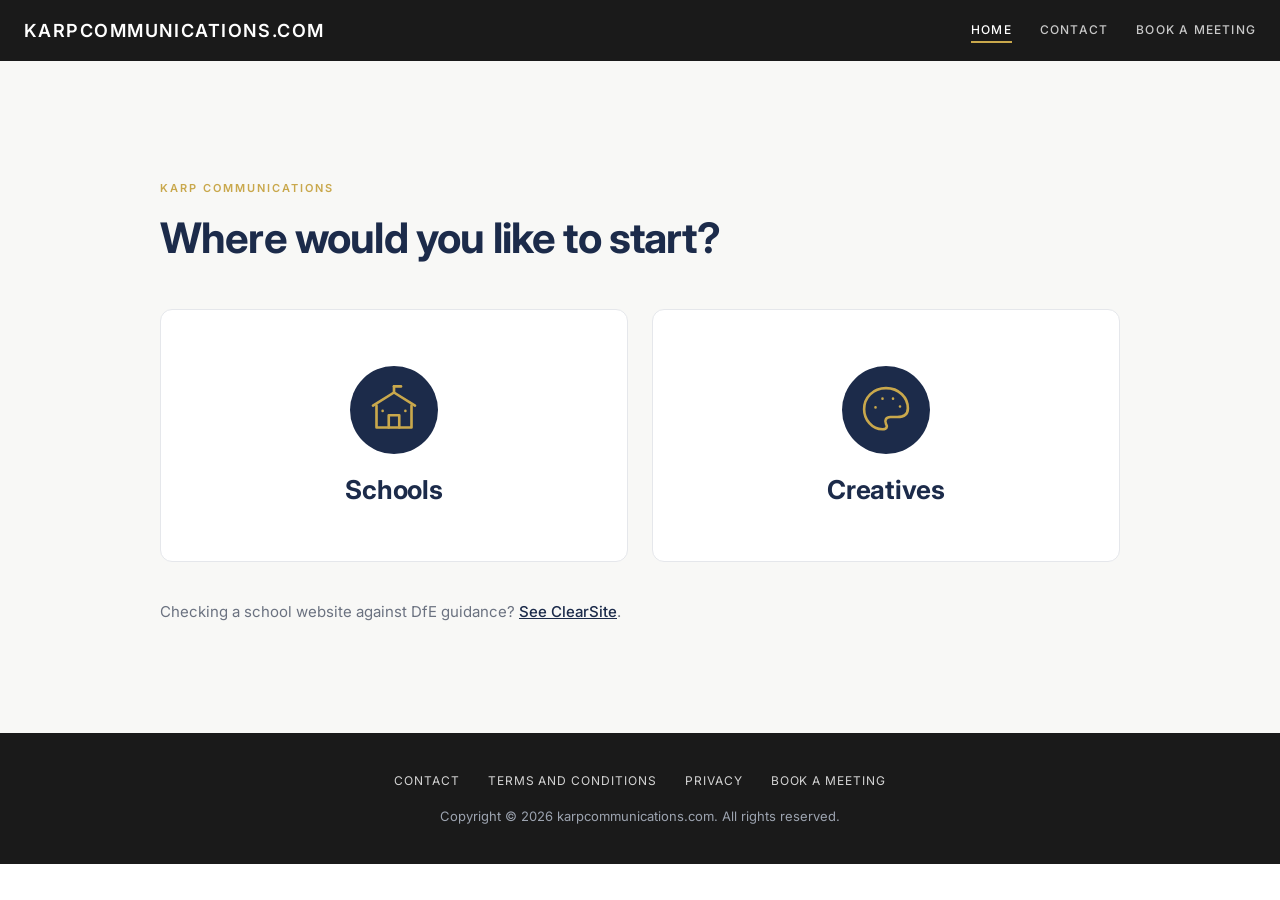
<file: index.html>
<!doctype html>
<html lang="en-GB">
<head>
<meta charset="utf-8">
<meta name="viewport" content="width=device-width, initial-scale=1">
<title>Karp Communications | Education Digital Communication & Consulting</title>
<meta name="description" content="Karp Communications offers effective education digital communication strategies and consulting services.">
<link rel="canonical" href="https://karpcommunications.com/">
<link rel="icon" href="/assets/favicon.svg" type="image/svg+xml">
<meta property="og:site_name" content="karpcommunications.com">
<meta property="og:title" content="Karp Communications | Education Digital Communication & Consulting">
<meta property="og:description" content="Karp Communications offers effective education digital communication strategies and consulting services.">
<meta property="og:url" content="https://karpcommunications.com/">
<meta property="og:type" content="website">
<meta name="twitter:card" content="summary">
<link rel="preconnect" href="https://fonts.googleapis.com">
<link rel="preconnect" href="https://fonts.gstatic.com" crossorigin>
<link href="https://fonts.googleapis.com/css2?family=Inter:wght@300;400;500;600;700&display=swap" rel="stylesheet">
<link rel="stylesheet" href="/assets/site.css">
</head>
<body>
<header class="site-header">
  <a class="brand" href="/">karpcommunications.com</a>
  <nav aria-label="Main"><a href="/" aria-current="page">Home</a><a href="/contact/">Contact</a><a href="https://calendly.com/karpcommunications-info/30min" target="_blank" rel="noopener">Book a meeting</a></nav>
</header>
<main>
<script>
  // Old links such as karpcommunications.com/#contact pointed at sections that now live on the schools page.
  (function () {
    var h = location.hash;
    if (/^#(contact|about|services|proof|faq)$/.test(h)) location.replace('/schools/' + h);
  })();
</script>
<section class="kc-gate">
  <div class="kc-gate-inner">
    <p class="kc-eyebrow">Karp Communications</p>
    <h1 class="kc-gate-h">Where would you like to start?</h1>
    <div class="kc-paths">
      <a class="kc-path" href="/schools/">
        <span class="kc-path-icon"><svg viewBox="0 0 64 64" width="56" height="56" fill="none" stroke="currentColor" stroke-width="3" stroke-linecap="round" stroke-linejoin="round" aria-hidden="true">
  <path d="M8 27 32 12l24 15"/><path d="M12 27v25h40V27"/><path d="M26 52V38h12v14"/><path d="M32 12V5"/><path d="M32 5h8"/><path d="M19 33h.01M45 33h.01"/>
</svg></span>
        <span class="kc-path-title">Schools</span>
      </a>
      <a class="kc-path" href="/creatives/">
        <span class="kc-path-icon"><svg viewBox="0 0 64 64" width="56" height="56" fill="none" stroke="currentColor" stroke-width="3" stroke-linecap="round" stroke-linejoin="round" aria-hidden="true">
  <path d="M32 7C17 7 7 18 7 31c0 12 9 23 21 23 5 0 6-3 4-6-2-4 0-8 5-8h8c8 0 12-4 12-10C57 18 47 7 32 7Z"/>
  <path d="M20 29h.01M28 19h.01M40 19h.01M48 28h.01"/>
</svg></span>
        <span class="kc-path-title">Creatives</span>
      </a>
    </div>
    <p class="kc-gate-note">Checking a school website against DfE guidance? <a href="/clearsite/">See ClearSite</a>.</p>
  </div>
</section>
</main>
<footer class="site-footer">
  <nav aria-label="Footer">
    <a href="/contact/">Contact</a>
    <a href="/terms-and-conditions/">Terms and conditions</a>
    <a href="/privacy/">Privacy</a>
    <a href="https://calendly.com/karpcommunications-info/30min" target="_blank" rel="noopener">Book a meeting</a>
  </nav>
  <p>Copyright &copy; 2026 karpcommunications.com. All rights reserved.</p>
</footer>
</body>
</html>
</file>
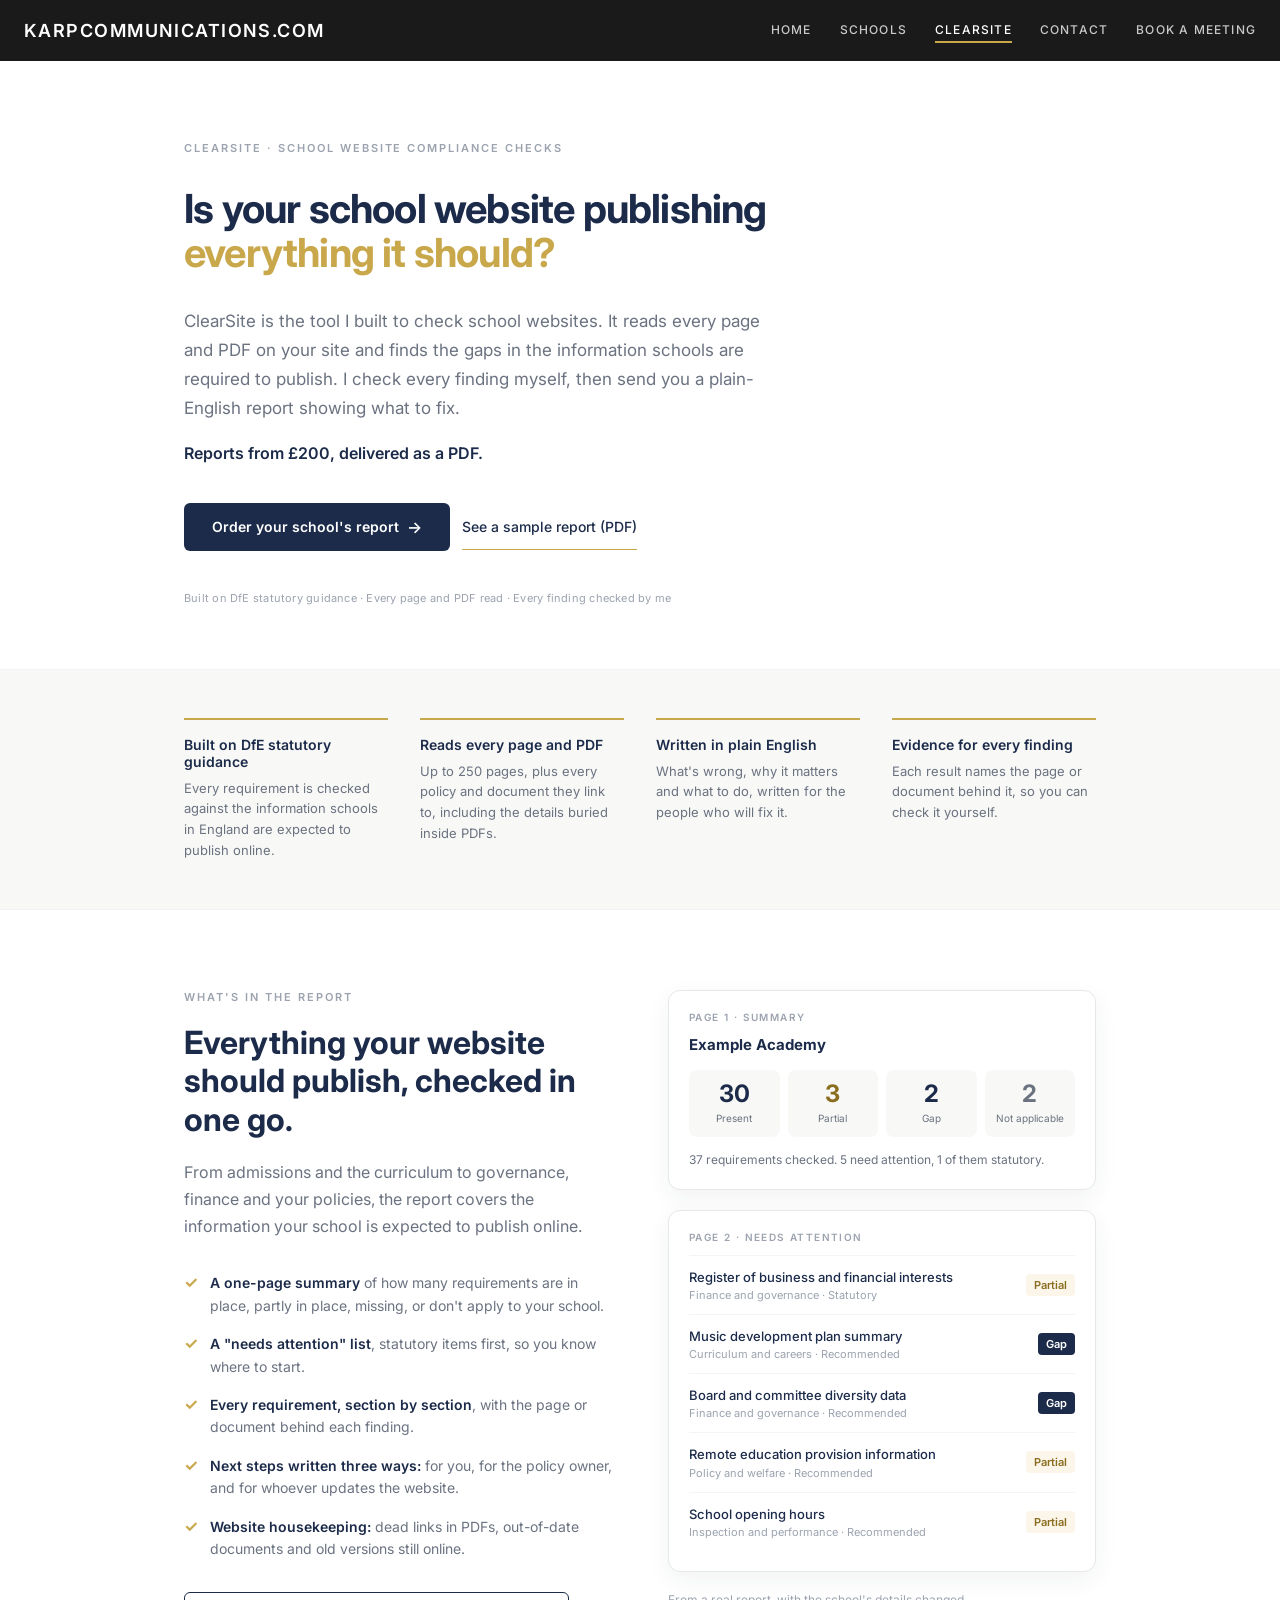
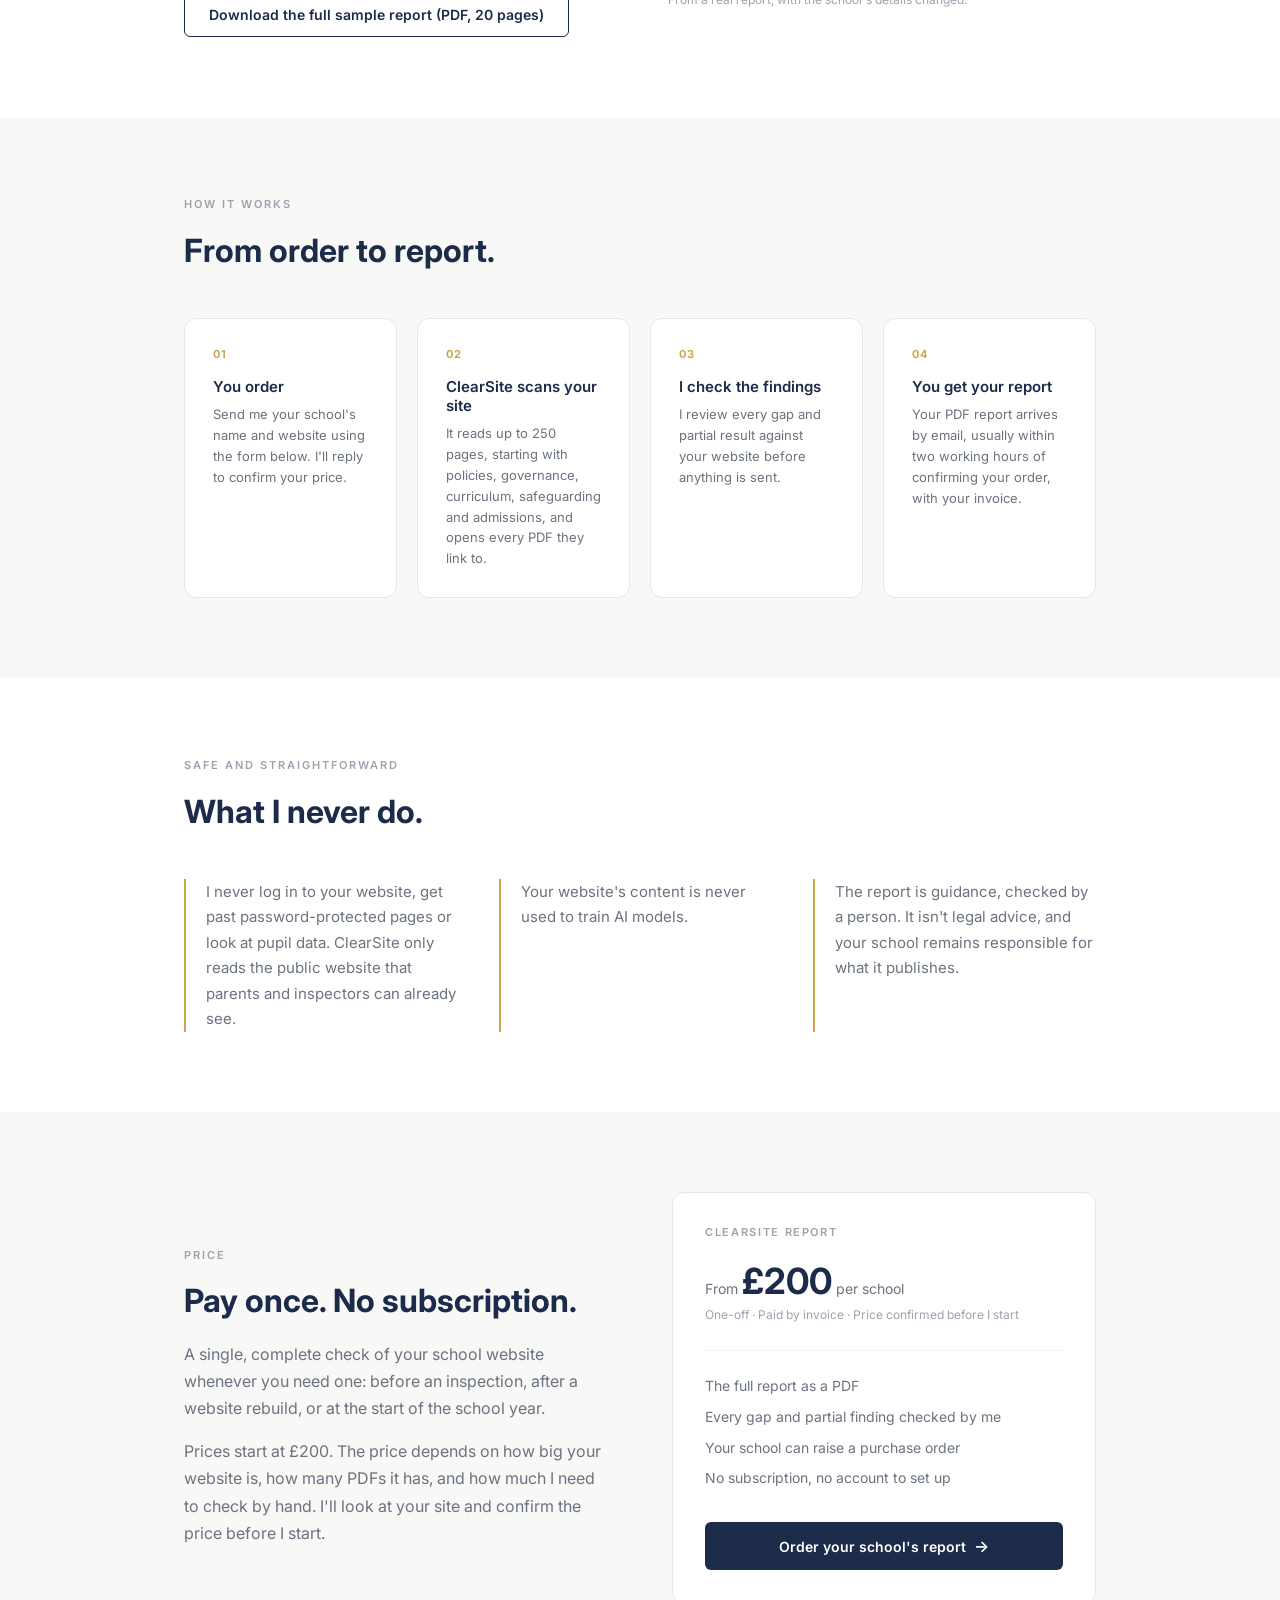
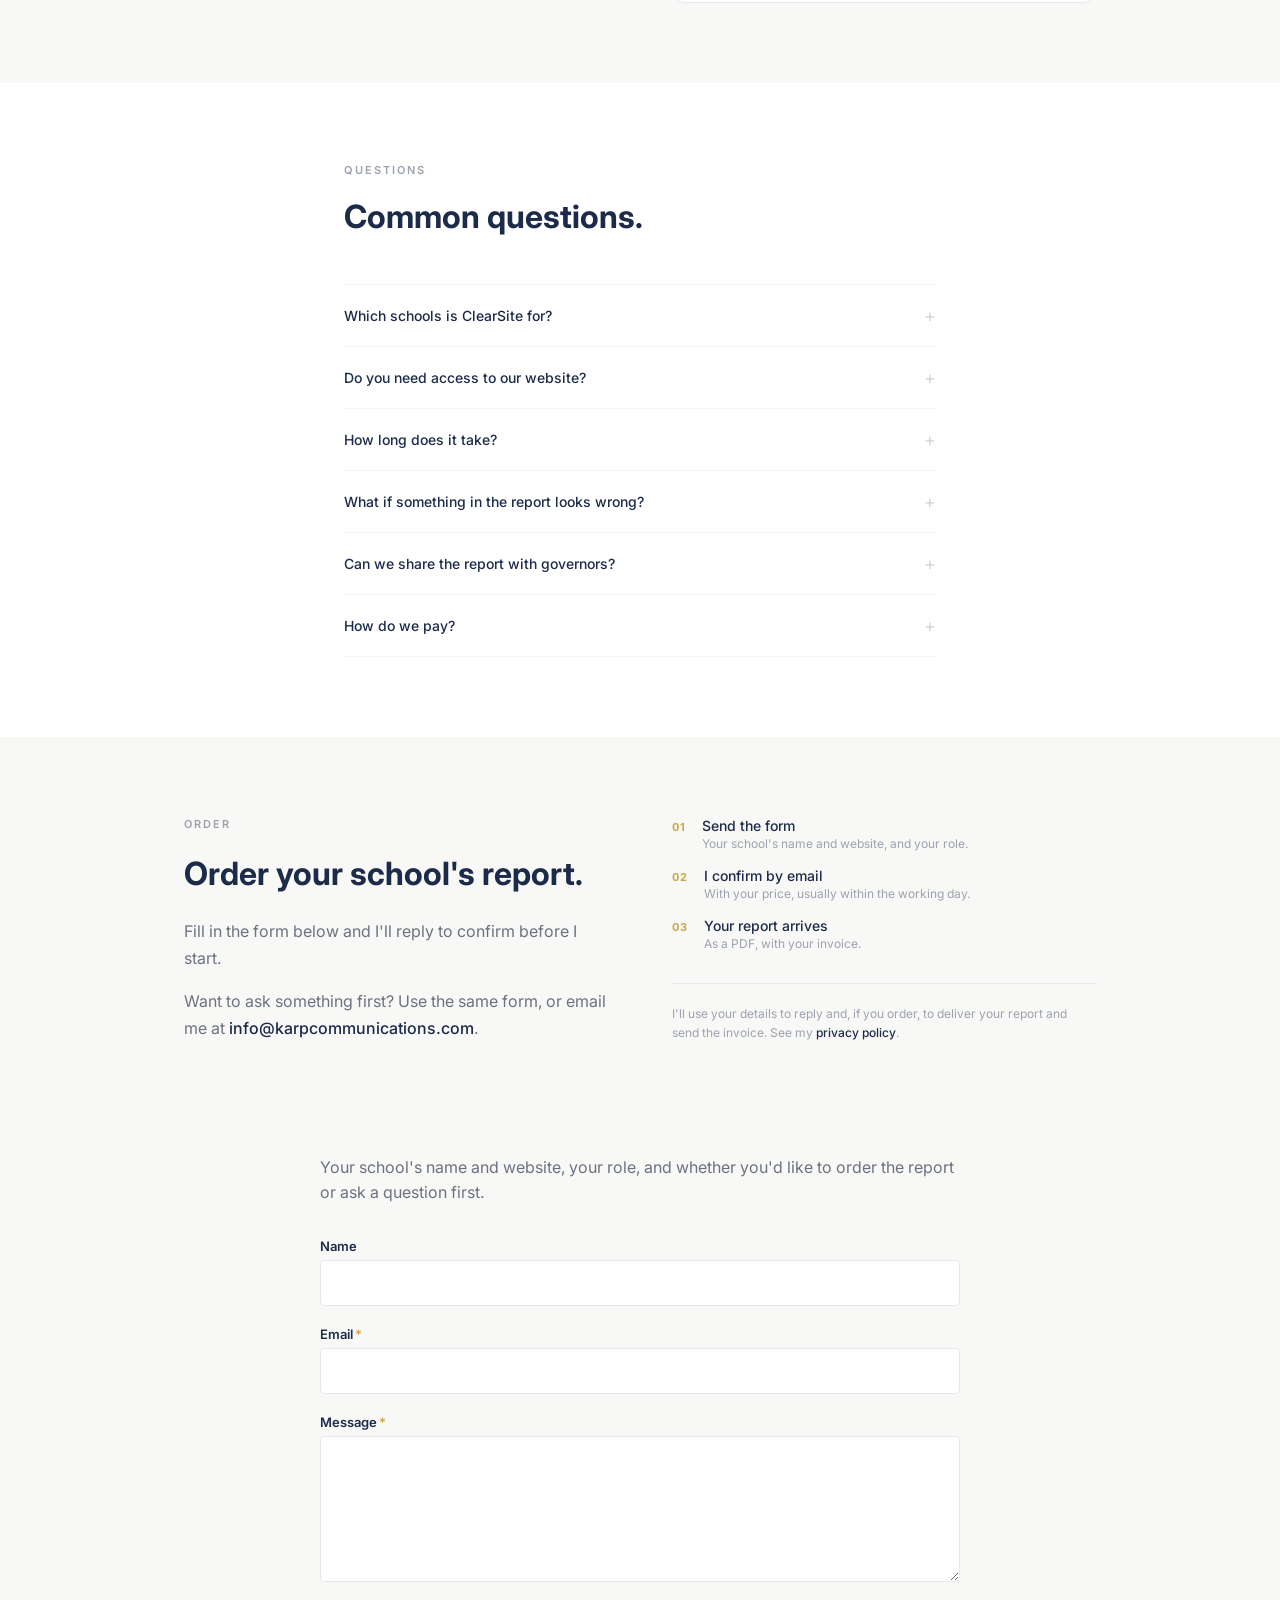
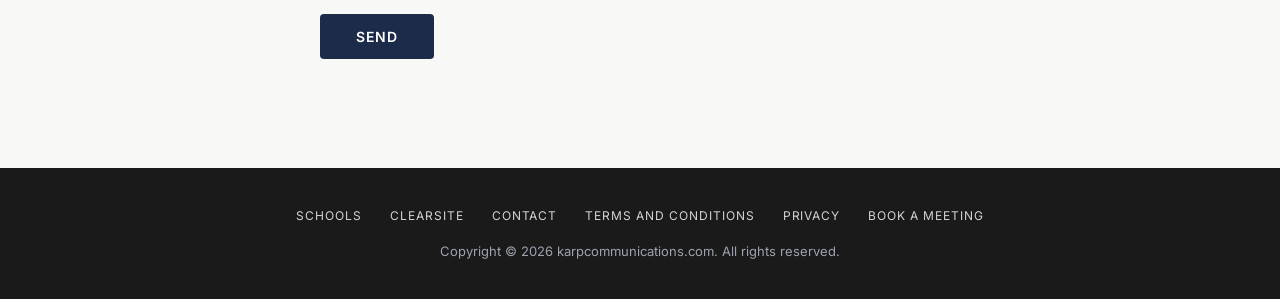
<file: clearsite/index.html>
<!doctype html>
<html lang="en-GB">
<head>
<meta charset="utf-8">
<meta name="viewport" content="width=device-width, initial-scale=1">
<title>ClearSite: school website compliance checks | Karp Communications</title>
<meta name="description" content="ClearSite checks a school website against DfE statutory guidance and sends a plain-English report.">
<link rel="canonical" href="https://karpcommunications.com/clearsite/">
<link rel="icon" href="/assets/favicon.svg" type="image/svg+xml">
<meta property="og:site_name" content="karpcommunications.com">
<meta property="og:title" content="ClearSite: school website compliance checks | Karp Communications">
<meta property="og:description" content="ClearSite checks a school website against DfE statutory guidance and sends a plain-English report.">
<meta property="og:url" content="https://karpcommunications.com/clearsite/">
<meta property="og:type" content="website">
<meta name="twitter:card" content="summary">
<link rel="preconnect" href="https://fonts.googleapis.com">
<link rel="preconnect" href="https://fonts.gstatic.com" crossorigin>
<link href="https://fonts.googleapis.com/css2?family=Inter:wght@300;400;500;600;700&display=swap" rel="stylesheet">
<link rel="stylesheet" href="/assets/site.css">
</head>
<body>
<header class="site-header">
  <a class="brand" href="/">karpcommunications.com</a>
  <nav aria-label="Main"><a href="/">Home</a><a href="/schools/">Schools</a><a href="/clearsite/" aria-current="page">ClearSite</a><a href="/contact/">Contact</a><a href="https://calendly.com/karpcommunications-info/30min" target="_blank" rel="noopener">Book a meeting</a></nav>
</header>
<main>
<style>
  .kc-cs-hero * { box-sizing: border-box; margin: 0; padding: 0; }
  .kc-cs-hero a { text-decoration: none; }
  .kc-cs-hero .kc-cs-hero-ctas { display: flex; flex-direction: column; gap: 12px; }
  @media (min-width: 768px) {
    .kc-cs-hero .kc-cs-hero-inner { padding: 112px 24px 96px; }
    .kc-cs-hero .kc-cs-hero-h1 { font-size: 56px; }
    .kc-cs-hero .kc-cs-hero-sub { font-size: 19px; }
    .kc-cs-hero .kc-cs-hero-ctas { flex-direction: row; align-items: center; }
  }
</style>

<section class="kc-cs-hero" style="width:100%; background:#fff;">
  <div class="kc-cs-hero-inner" style="max-width:960px; margin:0 auto; padding:80px 24px 64px;">

    <p style="font-family:'Inter',system-ui,sans-serif; font-size:11px; font-weight:600;
              letter-spacing:0.18em; text-transform:uppercase; color:#9CA3AF; margin-bottom:32px;">
      ClearSite · School website compliance checks
    </p>

    <h1 class="kc-cs-hero-h1" style="font-family:'Inter',system-ui,sans-serif; font-size:40px; font-weight:700;
               line-height:1.1; letter-spacing:-0.02em; color:#1C2B4A; margin-bottom:32px; max-width:760px;">
      Is your school website publishing<br>
      <span style="color:#C9A84C;">everything it should?</span>
    </h1>

    <p class="kc-cs-hero-sub" style="font-family:'Inter',system-ui,sans-serif; font-size:17px; color:#6B7280;
              line-height:1.7; max-width:600px; margin-bottom:20px;">
      ClearSite is the tool I built to check school websites. It reads every page and PDF on
      your site and finds the gaps in the information schools are required to publish. I check
      every finding myself, then send you a plain-English report showing what to fix.
    </p>

    <p style="font-family:'Inter',system-ui,sans-serif; font-size:16px; font-weight:600; color:#1C2B4A;
              margin-bottom:40px;">
      Reports from £200, delivered as a PDF.
    </p>

    <div class="kc-cs-hero-ctas">
      <a href="#order"  style="display:inline-flex; align-items:center; gap:8px;
         background:#1C2B4A; color:#fff; font-family:'Inter',system-ui,sans-serif;
         font-size:14px; font-weight:600; padding:14px 28px; border-radius:6px;">
        Order your school's report
        <span style="font-size:16px;">→</span>
      </a>
      <a href="/downloads/clearsite-sample-report.pdf" target="_blank" rel="noopener" style="display:inline-flex; align-items:center; gap:6px;
         color:#1C2B4A; font-family:'Inter',system-ui,sans-serif;
         font-size:14px; font-weight:500; padding:14px 0; border-bottom:1px solid #C9A84C;">
        See a sample report (PDF)
      </a>
    </div>

    <p style="font-family:'Inter',system-ui,sans-serif; font-size:11px; color:#9CA3AF;
              margin-top:40px; letter-spacing:0.02em;">
      Built on DfE statutory guidance · Every page and PDF read · Every finding checked by me
    </p>

  </div>
</section>

<style>
  .kc-cs-feat * { box-sizing: border-box; margin: 0; padding: 0; }
  .kc-cs-feat .kc-cs-feat-row { display: grid; grid-template-columns: 1fr; gap: 28px; }
  @media (min-width: 768px) {
    .kc-cs-feat .kc-cs-feat-inner { padding: 56px 24px; }
    .kc-cs-feat .kc-cs-feat-row { grid-template-columns: 1fr 1fr; gap: 36px 48px; }
  }
  @media (min-width: 960px) {
    .kc-cs-feat .kc-cs-feat-row { grid-template-columns: 1fr 1fr 1fr 1fr; gap: 32px; }
  }
</style>

<section class="kc-cs-feat" style="width:100%; background:#F8F8F6; border-top:1px solid #F3F4F6; border-bottom:1px solid #F3F4F6;">
  <div class="kc-cs-feat-inner" style="max-width:960px; margin:0 auto; padding:48px 24px;">
    <div class="kc-cs-feat-row">

      <div style="border-top:2px solid #C9A84C; padding-top:16px;">
        <p style="font-family:'Inter',system-ui,sans-serif; font-size:14px; font-weight:600; color:#1C2B4A; margin-bottom:8px;">
          Built on DfE statutory guidance
        </p>
        <p style="font-family:'Inter',system-ui,sans-serif; font-size:13px; color:#6B7280; line-height:1.6;">
          Every requirement is checked against the information schools in England are expected to publish online.
        </p>
      </div>

      <div style="border-top:2px solid #C9A84C; padding-top:16px;">
        <p style="font-family:'Inter',system-ui,sans-serif; font-size:14px; font-weight:600; color:#1C2B4A; margin-bottom:8px;">
          Reads every page and PDF
        </p>
        <p style="font-family:'Inter',system-ui,sans-serif; font-size:13px; color:#6B7280; line-height:1.6;">
          Up to 250 pages, plus every policy and document they link to, including the details buried inside PDFs.
        </p>
      </div>

      <div style="border-top:2px solid #C9A84C; padding-top:16px;">
        <p style="font-family:'Inter',system-ui,sans-serif; font-size:14px; font-weight:600; color:#1C2B4A; margin-bottom:8px;">
          Written in plain English
        </p>
        <p style="font-family:'Inter',system-ui,sans-serif; font-size:13px; color:#6B7280; line-height:1.6;">
          What's wrong, why it matters and what to do, written for the people who will fix it.
        </p>
      </div>

      <div style="border-top:2px solid #C9A84C; padding-top:16px;">
        <p style="font-family:'Inter',system-ui,sans-serif; font-size:14px; font-weight:600; color:#1C2B4A; margin-bottom:8px;">
          Evidence for every finding
        </p>
        <p style="font-family:'Inter',system-ui,sans-serif; font-size:13px; color:#6B7280; line-height:1.6;">
          Each result names the page or document behind it, so you can check it yourself.
        </p>
      </div>

    </div>
  </div>
</section>

<style>
  .kc-cs-rep * { box-sizing: border-box; margin: 0; padding: 0; }
  .kc-cs-rep a { text-decoration: none; }
  .kc-cs-rep .kc-cs-rep-grid { display: block; }
  .kc-cs-rep .kc-cs-rep-shots { margin-top: 48px; display: grid; gap: 20px; }
  .kc-cs-rep .kc-cs-rep-counts { display: grid; grid-template-columns: repeat(4, 1fr); gap: 8px; }
  .kc-cs-rep .kc-cs-rep-row { display: flex; justify-content: space-between; align-items: center; gap: 12px;
    padding: 12px 0; border-top: 1px solid #F3F4F6; }
  @media (min-width: 768px) {
    .kc-cs-rep .kc-cs-rep-inner { padding: 112px 24px; }
    .kc-cs-rep .kc-cs-rep-grid { display: grid; grid-template-columns: 1fr 1fr; gap: 56px; align-items: start; }
    .kc-cs-rep .kc-cs-rep-shots { margin-top: 0; }
  }
</style>

<section class="kc-cs-rep" id="report" style="width:100%; background:#fff;">
  <div class="kc-cs-rep-inner" style="max-width:960px; margin:0 auto; padding:80px 24px;">
    <div class="kc-cs-rep-grid">

      <div>
        <p style="font-family:'Inter',system-ui,sans-serif; font-size:11px; font-weight:600;
                  letter-spacing:0.18em; text-transform:uppercase; color:#9CA3AF; margin-bottom:20px;">
          What's in the report
        </p>
        <h2 style="font-family:'Inter',system-ui,sans-serif; font-size:32px; font-weight:700;
                   color:#1C2B4A; line-height:1.2; margin-bottom:20px;">
          Everything your website should publish, checked in one go.
        </h2>
        <p style="font-family:'Inter',system-ui,sans-serif; font-size:16px; color:#6B7280;
                  line-height:1.7; margin-bottom:32px;">
          From admissions and the curriculum to governance, finance and your policies, the report
          covers the information your school is expected to publish online.
        </p>

        <div style="display:flex; gap:12px; margin-bottom:16px;">
          <span style="color:#C9A84C; font-weight:700; font-family:'Inter',system-ui,sans-serif;">✓</span>
          <p style="font-family:'Inter',system-ui,sans-serif; font-size:14px; color:#6B7280; line-height:1.6;">
            <span style="color:#1C2B4A; font-weight:600;">A one-page summary</span> of how many requirements
            are in place, partly in place, missing, or don't apply to your school.</p>
        </div>
        <div style="display:flex; gap:12px; margin-bottom:16px;">
          <span style="color:#C9A84C; font-weight:700; font-family:'Inter',system-ui,sans-serif;">✓</span>
          <p style="font-family:'Inter',system-ui,sans-serif; font-size:14px; color:#6B7280; line-height:1.6;">
            <span style="color:#1C2B4A; font-weight:600;">A "needs attention" list</span>, statutory items
            first, so you know where to start.</p>
        </div>
        <div style="display:flex; gap:12px; margin-bottom:16px;">
          <span style="color:#C9A84C; font-weight:700; font-family:'Inter',system-ui,sans-serif;">✓</span>
          <p style="font-family:'Inter',system-ui,sans-serif; font-size:14px; color:#6B7280; line-height:1.6;">
            <span style="color:#1C2B4A; font-weight:600;">Every requirement, section by section</span>,
            with the page or document behind each finding.</p>
        </div>
        <div style="display:flex; gap:12px; margin-bottom:16px;">
          <span style="color:#C9A84C; font-weight:700; font-family:'Inter',system-ui,sans-serif;">✓</span>
          <p style="font-family:'Inter',system-ui,sans-serif; font-size:14px; color:#6B7280; line-height:1.6;">
            <span style="color:#1C2B4A; font-weight:600;">Next steps written three ways:</span> for you,
            for the policy owner, and for whoever updates the website.</p>
        </div>
        <div style="display:flex; gap:12px; margin-bottom:32px;">
          <span style="color:#C9A84C; font-weight:700; font-family:'Inter',system-ui,sans-serif;">✓</span>
          <p style="font-family:'Inter',system-ui,sans-serif; font-size:14px; color:#6B7280; line-height:1.6;">
            <span style="color:#1C2B4A; font-weight:600;">Website housekeeping:</span> dead links in PDFs,
            out-of-date documents and old versions still online.</p>
        </div>

        <a href="/downloads/clearsite-sample-report.pdf" target="_blank" rel="noopener" style="display:inline-flex; align-items:center; gap:8px;
           border:1px solid #1C2B4A; color:#1C2B4A; font-family:'Inter',system-ui,sans-serif;
           font-size:14px; font-weight:600; padding:13px 24px; border-radius:6px;">
          Download the full sample report (PDF, 20 pages)
        </a>
      </div>

      <!-- Report preview: drawn in code from the sample report, no images -->
      <div class="kc-cs-rep-shots">
        <div style="background:#fff; border:1px solid #E5E7EB; border-radius:12px; padding:20px; box-shadow:0 8px 24px rgba(28,43,74,0.06);">
          <p style="font-family:'Inter',system-ui,sans-serif; font-size:10px; font-weight:600; letter-spacing:0.14em;
                    text-transform:uppercase; color:#9CA3AF; margin-bottom:12px;">Page 1 · Summary</p>
          <p style="font-family:'Inter',system-ui,sans-serif; font-size:15px; font-weight:700; color:#1C2B4A; margin-bottom:16px;">
            Example Academy</p>
          <div class="kc-cs-rep-counts">
            <div style="background:#F8F8F6; border-radius:8px; padding:12px 8px; text-align:center;">
              <p style="font-family:'Inter',system-ui,sans-serif; font-size:24px; font-weight:700; color:#1C2B4A; line-height:1;">30</p>
              <p style="font-family:'Inter',system-ui,sans-serif; font-size:10px; color:#6B7280; margin-top:6px; line-height:1.3;">Present</p>
            </div>
            <div style="background:#F8F8F6; border-radius:8px; padding:12px 8px; text-align:center;">
              <p style="font-family:'Inter',system-ui,sans-serif; font-size:24px; font-weight:700; color:#8A6D1F; line-height:1;">3</p>
              <p style="font-family:'Inter',system-ui,sans-serif; font-size:10px; color:#6B7280; margin-top:6px; line-height:1.3;">Partial</p>
            </div>
            <div style="background:#F8F8F6; border-radius:8px; padding:12px 8px; text-align:center;">
              <p style="font-family:'Inter',system-ui,sans-serif; font-size:24px; font-weight:700; color:#1C2B4A; line-height:1;">2</p>
              <p style="font-family:'Inter',system-ui,sans-serif; font-size:10px; color:#6B7280; margin-top:6px; line-height:1.3;">Gap</p>
            </div>
            <div style="background:#F8F8F6; border-radius:8px; padding:12px 8px; text-align:center;">
              <p style="font-family:'Inter',system-ui,sans-serif; font-size:24px; font-weight:700; color:#6B7280; line-height:1;">2</p>
              <p style="font-family:'Inter',system-ui,sans-serif; font-size:10px; color:#6B7280; margin-top:6px; line-height:1.3;">Not applicable</p>
            </div>
          </div>
          <p style="font-family:'Inter',system-ui,sans-serif; font-size:12px; color:#6B7280; margin-top:14px; line-height:1.5;">
            37 requirements checked. 5 need attention, 1 of them statutory.</p>
        </div>
        <div style="background:#fff; border:1px solid #E5E7EB; border-radius:12px; padding:20px; box-shadow:0 8px 24px rgba(28,43,74,0.06);">
          <p style="font-family:'Inter',system-ui,sans-serif; font-size:10px; font-weight:600; letter-spacing:0.14em;
                    text-transform:uppercase; color:#9CA3AF; margin-bottom:12px;">Page 2 · Needs attention</p>
          <div class="kc-cs-rep-row">
            <div>
              <p style="font-family:'Inter',system-ui,sans-serif; font-size:13px; font-weight:500; color:#1C2B4A; line-height:1.4;">Register of business and financial interests</p>
              <p style="font-family:'Inter',system-ui,sans-serif; font-size:11px; color:#9CA3AF; margin-top:2px;">Finance and governance · Statutory</p>
            </div>
            <span style="font-family:'Inter',system-ui,sans-serif; font-size:11px; font-weight:600; background:#FBF6E9; color:#8A6D1F; padding:4px 8px; border-radius:4px; white-space:nowrap;">Partial</span>
          </div>
          <div class="kc-cs-rep-row">
            <div>
              <p style="font-family:'Inter',system-ui,sans-serif; font-size:13px; font-weight:500; color:#1C2B4A; line-height:1.4;">Music development plan summary</p>
              <p style="font-family:'Inter',system-ui,sans-serif; font-size:11px; color:#9CA3AF; margin-top:2px;">Curriculum and careers · Recommended</p>
            </div>
            <span style="font-family:'Inter',system-ui,sans-serif; font-size:11px; font-weight:600; background:#1C2B4A; color:#fff; padding:4px 8px; border-radius:4px; white-space:nowrap;">Gap</span>
          </div>
          <div class="kc-cs-rep-row">
            <div>
              <p style="font-family:'Inter',system-ui,sans-serif; font-size:13px; font-weight:500; color:#1C2B4A; line-height:1.4;">Board and committee diversity data</p>
              <p style="font-family:'Inter',system-ui,sans-serif; font-size:11px; color:#9CA3AF; margin-top:2px;">Finance and governance · Recommended</p>
            </div>
            <span style="font-family:'Inter',system-ui,sans-serif; font-size:11px; font-weight:600; background:#1C2B4A; color:#fff; padding:4px 8px; border-radius:4px; white-space:nowrap;">Gap</span>
          </div>
          <div class="kc-cs-rep-row">
            <div>
              <p style="font-family:'Inter',system-ui,sans-serif; font-size:13px; font-weight:500; color:#1C2B4A; line-height:1.4;">Remote education provision information</p>
              <p style="font-family:'Inter',system-ui,sans-serif; font-size:11px; color:#9CA3AF; margin-top:2px;">Policy and welfare · Recommended</p>
            </div>
            <span style="font-family:'Inter',system-ui,sans-serif; font-size:11px; font-weight:600; background:#FBF6E9; color:#8A6D1F; padding:4px 8px; border-radius:4px; white-space:nowrap;">Partial</span>
          </div>
          <div class="kc-cs-rep-row">
            <div>
              <p style="font-family:'Inter',system-ui,sans-serif; font-size:13px; font-weight:500; color:#1C2B4A; line-height:1.4;">School opening hours</p>
              <p style="font-family:'Inter',system-ui,sans-serif; font-size:11px; color:#9CA3AF; margin-top:2px;">Inspection and performance · Recommended</p>
            </div>
            <span style="font-family:'Inter',system-ui,sans-serif; font-size:11px; font-weight:600; background:#FBF6E9; color:#8A6D1F; padding:4px 8px; border-radius:4px; white-space:nowrap;">Partial</span>
          </div>
        </div>
        <p style="font-family:'Inter',system-ui,sans-serif; font-size:12px; color:#9CA3AF;">
          From a real report, with the school's details changed.
        </p>
      </div>

    </div>
  </div>
</section>

<style>
  .kc-cs-how * { box-sizing: border-box; margin: 0; padding: 0; }
  .kc-cs-how .kc-cs-how-steps { display: grid; grid-template-columns: 1fr; gap: 16px; }
  @media (min-width: 768px) {
    .kc-cs-how .kc-cs-how-inner { padding: 112px 24px; }
    .kc-cs-how .kc-cs-how-steps { grid-template-columns: 1fr 1fr; gap: 20px; }
  }
  @media (min-width: 960px) {
    .kc-cs-how .kc-cs-how-steps { grid-template-columns: 1fr 1fr 1fr 1fr; }
  }
</style>

<section class="kc-cs-how" id="how" style="width:100%; background:#F8F8F6;">
  <div class="kc-cs-how-inner" style="max-width:960px; margin:0 auto; padding:80px 24px;">

    <div style="margin-bottom:48px;">
      <p style="font-family:'Inter',system-ui,sans-serif; font-size:11px; font-weight:600;
                letter-spacing:0.18em; text-transform:uppercase; color:#9CA3AF; margin-bottom:20px;">
        How it works
      </p>
      <h2 style="font-family:'Inter',system-ui,sans-serif; font-size:32px; font-weight:700; color:#1C2B4A;">
        From order to report.
      </h2>
    </div>

    <div class="kc-cs-how-steps">

      <div style="background:#fff; border:1px solid #E5E7EB; border-radius:12px; padding:28px;">
        <p style="font-family:'Inter',system-ui,sans-serif; font-size:11px; font-weight:700;
                  color:#C9A84C; letter-spacing:0.1em; margin-bottom:16px;">01</p>
        <p style="font-family:'Inter',system-ui,sans-serif; font-size:15px; font-weight:600; color:#1C2B4A; margin-bottom:8px;">
          You order</p>
        <p style="font-family:'Inter',system-ui,sans-serif; font-size:13px; color:#6B7280; line-height:1.6;">
          Send me your school's name and website using the form below. I'll reply to confirm your price.</p>
      </div>

      <div style="background:#fff; border:1px solid #E5E7EB; border-radius:12px; padding:28px;">
        <p style="font-family:'Inter',system-ui,sans-serif; font-size:11px; font-weight:700;
                  color:#C9A84C; letter-spacing:0.1em; margin-bottom:16px;">02</p>
        <p style="font-family:'Inter',system-ui,sans-serif; font-size:15px; font-weight:600; color:#1C2B4A; margin-bottom:8px;">
          ClearSite scans your site</p>
        <p style="font-family:'Inter',system-ui,sans-serif; font-size:13px; color:#6B7280; line-height:1.6;">
          It reads up to 250 pages, starting with policies, governance, curriculum, safeguarding
          and admissions, and opens every PDF they link to.</p>
      </div>

      <div style="background:#fff; border:1px solid #E5E7EB; border-radius:12px; padding:28px;">
        <p style="font-family:'Inter',system-ui,sans-serif; font-size:11px; font-weight:700;
                  color:#C9A84C; letter-spacing:0.1em; margin-bottom:16px;">03</p>
        <p style="font-family:'Inter',system-ui,sans-serif; font-size:15px; font-weight:600; color:#1C2B4A; margin-bottom:8px;">
          I check the findings</p>
        <p style="font-family:'Inter',system-ui,sans-serif; font-size:13px; color:#6B7280; line-height:1.6;">
          I review every gap and partial result against your website before anything is sent.</p>
      </div>

      <div style="background:#fff; border:1px solid #E5E7EB; border-radius:12px; padding:28px;">
        <p style="font-family:'Inter',system-ui,sans-serif; font-size:11px; font-weight:700;
                  color:#C9A84C; letter-spacing:0.1em; margin-bottom:16px;">04</p>
        <p style="font-family:'Inter',system-ui,sans-serif; font-size:15px; font-weight:600; color:#1C2B4A; margin-bottom:8px;">
          You get your report</p>
        <p style="font-family:'Inter',system-ui,sans-serif; font-size:13px; color:#6B7280; line-height:1.6;">
          Your PDF report arrives by email, usually within two working hours of confirming your
          order, with your invoice.</p>
      </div>

    </div>
  </div>
</section>

<style>
  .kc-cs-trust * { box-sizing: border-box; margin: 0; padding: 0; }
  .kc-cs-trust .kc-cs-trust-cols { display: grid; grid-template-columns: 1fr; gap: 24px; }
  @media (min-width: 768px) {
    .kc-cs-trust .kc-cs-trust-inner { padding: 112px 24px; }
    .kc-cs-trust .kc-cs-trust-cols { grid-template-columns: 1fr 1fr 1fr; gap: 32px; }
  }
</style>

<section class="kc-cs-trust" style="width:100%; background:#fff;">
  <div class="kc-cs-trust-inner" style="max-width:960px; margin:0 auto; padding:80px 24px;">

    <div style="margin-bottom:48px;">
      <p style="font-family:'Inter',system-ui,sans-serif; font-size:11px; font-weight:600;
                letter-spacing:0.18em; text-transform:uppercase; color:#9CA3AF; margin-bottom:20px;">
        Safe and straightforward
      </p>
      <h2 style="font-family:'Inter',system-ui,sans-serif; font-size:32px; font-weight:700; color:#1C2B4A;">
        What I never do.
      </h2>
    </div>

    <div class="kc-cs-trust-cols">
      <p style="font-family:'Inter',system-ui,sans-serif; font-size:15px; color:#6B7280; line-height:1.7;
                border-left:2px solid #C9A84C; padding-left:20px;">
        I never log in to your website, get past password-protected pages or look at pupil data.
        ClearSite only reads the public website that parents and inspectors can already see.
      </p>
      <p style="font-family:'Inter',system-ui,sans-serif; font-size:15px; color:#6B7280; line-height:1.7;
                border-left:2px solid #C9A84C; padding-left:20px;">
        Your website's content is never used to train AI models.
      </p>
      <p style="font-family:'Inter',system-ui,sans-serif; font-size:15px; color:#6B7280; line-height:1.7;
                border-left:2px solid #C9A84C; padding-left:20px;">
        The report is guidance, checked by a person. It isn't legal advice, and your school remains
        responsible for what it publishes.
      </p>
    </div>

  </div>
</section>

<style>
  .kc-cs-price * { box-sizing: border-box; margin: 0; padding: 0; }
  .kc-cs-price a { text-decoration: none; }
  .kc-cs-price .kc-cs-price-grid { display: block; }
  .kc-cs-price .kc-cs-price-card { margin-top: 40px; }
  @media (min-width: 768px) {
    .kc-cs-price .kc-cs-price-inner { padding: 112px 24px; }
    .kc-cs-price .kc-cs-price-grid { display: grid; grid-template-columns: 1fr 1fr; gap: 64px; align-items: center; }
    .kc-cs-price .kc-cs-price-card { margin-top: 0; }
  }
</style>

<section class="kc-cs-price" id="price" style="width:100%; background:#F8F8F6;">
  <div class="kc-cs-price-inner" style="max-width:960px; margin:0 auto; padding:80px 24px;">
    <div class="kc-cs-price-grid">

      <div>
        <p style="font-family:'Inter',system-ui,sans-serif; font-size:11px; font-weight:600;
                  letter-spacing:0.18em; text-transform:uppercase; color:#9CA3AF; margin-bottom:20px;">
          Price
        </p>
        <h2 style="font-family:'Inter',system-ui,sans-serif; font-size:32px; font-weight:700;
                   color:#1C2B4A; line-height:1.2; margin-bottom:20px;">
          Pay once. No subscription.
        </h2>
        <p style="font-family:'Inter',system-ui,sans-serif; font-size:16px; color:#6B7280; line-height:1.7;">
          A single, complete check of your school website whenever you need one: before an
          inspection, after a website rebuild, or at the start of the school year.
        </p>
        <p style="font-family:'Inter',system-ui,sans-serif; font-size:16px; color:#6B7280; line-height:1.7; margin-top:16px;">
          Prices start at £200. The price depends on how big your website is, how many PDFs it
          has, and how much I need to check by hand. I'll look at your site and confirm the price
          before I start.
        </p>
      </div>

      <div class="kc-cs-price-card" style="background:#fff; border:1px solid #E5E7EB; border-radius:12px; padding:32px;">
        <p style="font-family:'Inter',system-ui,sans-serif; font-size:11px; font-weight:600;
                  letter-spacing:0.15em; text-transform:uppercase; color:#9CA3AF; margin-bottom:20px;">
          ClearSite report
        </p>
        <p style="font-family:'Inter',system-ui,sans-serif; font-size:36px; font-weight:700; color:#1C2B4A;">
<span style="font-size:14px; font-weight:400; color:#6B7280;">From </span>£200<span style="font-size:14px; font-weight:400; color:#6B7280;"> per school</span>
        </p>
        <p style="font-family:'Inter',system-ui,sans-serif; font-size:12px; color:#9CA3AF; margin-top:4px; margin-bottom:28px;">
          One-off · Paid by invoice · Price confirmed before I start
        </p>
        <div style="border-top:1px solid #F3F4F6; padding-top:20px; margin-bottom:28px;">
          <p style="font-family:'Inter',system-ui,sans-serif; font-size:14px; color:#6B7280; line-height:2.2;">
            The full report as a PDF<br>
            Every gap and partial finding checked by me<br>
            Your school can raise a purchase order<br>
            No subscription, no account to set up
          </p>
        </div>
        <a href="#order"  style="display:flex; align-items:center; justify-content:center; gap:8px;
           background:#1C2B4A; color:#fff; font-family:'Inter',system-ui,sans-serif;
           font-size:14px; font-weight:600; padding:14px 28px; border-radius:6px;">
          Order your school's report
          <span style="font-size:16px;">→</span>
        </a>
      </div>

    </div>
  </div>
</section>

<style>
  .kc-cs-faq * { box-sizing: border-box; margin: 0; padding: 0; }
  .kc-cs-faq details { border-top: 1px solid #F3F4F6; }
  .kc-cs-faq details:last-child { border-bottom: 1px solid #F3F4F6; }
  .kc-cs-faq summary { cursor: pointer; list-style: none; }
  .kc-cs-faq summary::-webkit-details-marker { display: none; }
  .kc-cs-faq summary::marker { display: none; }
  .kc-cs-faq details[open] summary .kc-cs-faq-icon { transform: rotate(45deg); }
  @media (min-width: 768px) {
    .kc-cs-faq .kc-cs-faq-inner { padding: 112px 24px; }
  }
</style>

<section class="kc-cs-faq" id="clearsite-faq" style="width:100%; background:#fff;">
  <div class="kc-cs-faq-inner" style="max-width:640px; margin:0 auto; padding:80px 24px;">

    <div style="margin-bottom:48px;">
      <p style="font-family:'Inter',system-ui,sans-serif; font-size:11px; font-weight:600;
                letter-spacing:0.18em; text-transform:uppercase; color:#9CA3AF; margin-bottom:20px;">
        Questions
      </p>
      <h2 style="font-family:'Inter',system-ui,sans-serif; font-size:32px; font-weight:700; color:#1C2B4A;">
        Common questions.
      </h2>
    </div>

    <details>
      <summary style="display:flex; align-items:center; justify-content:space-between; gap:16px; padding:20px 0;">
        <span style="font-family:'Inter',system-ui,sans-serif; font-size:14px; font-weight:500; color:#1C2B4A;">
          Which schools is ClearSite for?</span>
        <span class="kc-cs-faq-icon" style="font-size:18px; color:#D1D5DB; transition:transform 0.2s; flex-shrink:0;">+</span>
      </summary>
      <p style="font-family:'Inter',system-ui,sans-serif; font-size:14px; color:#6B7280; line-height:1.7; padding-bottom:20px;">
        Schools in England: maintained schools and academies, whether primary, secondary or special.
        The check is tailored to your type of school, so anything that doesn't apply is marked as
        not applicable.
      </p>
    </details>

    <details>
      <summary style="display:flex; align-items:center; justify-content:space-between; gap:16px; padding:20px 0;">
        <span style="font-family:'Inter',system-ui,sans-serif; font-size:14px; font-weight:500; color:#1C2B4A;">
          Do you need access to our website?</span>
        <span class="kc-cs-faq-icon" style="font-size:18px; color:#D1D5DB; transition:transform 0.2s; flex-shrink:0;">+</span>
      </summary>
      <p style="font-family:'Inter',system-ui,sans-serif; font-size:14px; color:#6B7280; line-height:1.7; padding-bottom:20px;">
        No. ClearSite only reads what's publicly visible, the same as any parent or inspector.
      </p>
    </details>

    <details>
      <summary style="display:flex; align-items:center; justify-content:space-between; gap:16px; padding:20px 0;">
        <span style="font-family:'Inter',system-ui,sans-serif; font-size:14px; font-weight:500; color:#1C2B4A;">
          How long does it take?</span>
        <span class="kc-cs-faq-icon" style="font-size:18px; color:#D1D5DB; transition:transform 0.2s; flex-shrink:0;">+</span>
      </summary>
      <p style="font-family:'Inter',system-ui,sans-serif; font-size:14px; color:#6B7280; line-height:1.7; padding-bottom:20px;">
        Usually within two working hours of confirming your order, during term time. If it's going
        to take longer, I'll let you know.
      </p>
    </details>

    <details>
      <summary style="display:flex; align-items:center; justify-content:space-between; gap:16px; padding:20px 0;">
        <span style="font-family:'Inter',system-ui,sans-serif; font-size:14px; font-weight:500; color:#1C2B4A;">
          What if something in the report looks wrong?</span>
        <span class="kc-cs-faq-icon" style="font-size:18px; color:#D1D5DB; transition:transform 0.2s; flex-shrink:0;">+</span>
      </summary>
      <p style="font-family:'Inter',system-ui,sans-serif; font-size:14px; color:#6B7280; line-height:1.7; padding-bottom:20px;">
        Every finding links to the page or document it's based on, so you can check it. If you
        think I've got something wrong, reply to my email and I'll look again and correct the report.
      </p>
    </details>

    <details>
      <summary style="display:flex; align-items:center; justify-content:space-between; gap:16px; padding:20px 0;">
        <span style="font-family:'Inter',system-ui,sans-serif; font-size:14px; font-weight:500; color:#1C2B4A;">
          Can we share the report with governors?</span>
        <span class="kc-cs-faq-icon" style="font-size:18px; color:#D1D5DB; transition:transform 0.2s; flex-shrink:0;">+</span>
      </summary>
      <p style="font-family:'Inter',system-ui,sans-serif; font-size:14px; color:#6B7280; line-height:1.7; padding-bottom:20px;">
        Yes. The report is yours to share with governors, staff and your website provider.
      </p>
    </details>

    <details>
      <summary style="display:flex; align-items:center; justify-content:space-between; gap:16px; padding:20px 0;">
        <span style="font-family:'Inter',system-ui,sans-serif; font-size:14px; font-weight:500; color:#1C2B4A;">
          How do we pay?</span>
        <span class="kc-cs-faq-icon" style="font-size:18px; color:#D1D5DB; transition:transform 0.2s; flex-shrink:0;">+</span>
      </summary>
      <p style="font-family:'Inter',system-ui,sans-serif; font-size:14px; color:#6B7280; line-height:1.7; padding-bottom:20px;">
        I'll email an invoice with your report. Your school can pay by bank transfer or raise a
        purchase order.
      </p>
    </details>

  </div>
</section>

<style>
  .kc-cs-order * { box-sizing: border-box; margin: 0; padding: 0; }
  .kc-cs-order a { text-decoration: none; }
  .kc-cs-order .kc-cs-order-grid { display: block; }
  .kc-cs-order .kc-cs-order-next { margin-top: 40px; }
  @media (min-width: 768px) {
    .kc-cs-order .kc-cs-order-inner { padding: 112px 24px 48px; }
    .kc-cs-order .kc-cs-order-grid { display: grid; grid-template-columns: 1fr 1fr; gap: 64px; }
    .kc-cs-order .kc-cs-order-next { margin-top: 0; }
  }
</style>

<section class="kc-cs-order" id="order" style="width:100%; background:#F8F8F6;">
  <div class="kc-cs-order-inner" style="max-width:960px; margin:0 auto; padding:80px 24px 40px;">
    <div class="kc-cs-order-grid">

      <div>
        <p style="font-family:'Inter',system-ui,sans-serif; font-size:11px; font-weight:600;
                  letter-spacing:0.18em; text-transform:uppercase; color:#9CA3AF; margin-bottom:24px;">
          Order
        </p>
        <h2 style="font-family:'Inter',system-ui,sans-serif; font-size:32px; font-weight:700;
                   color:#1C2B4A; line-height:1.2; margin-bottom:24px;">
          Order your school's report.
        </h2>
        <p style="font-family:'Inter',system-ui,sans-serif; font-size:16px; color:#6B7280;
                  line-height:1.7; margin-bottom:16px;">
          Fill in the form below and I'll reply to confirm before I start.
        </p>
        <p style="font-family:'Inter',system-ui,sans-serif; font-size:16px; color:#6B7280; line-height:1.7;">
          Want to ask something first? Use the same form, or email me at
          <a href="mailto:info@karpcommunications.com"  style="color:#1C2B4A; font-weight:500;">info@karpcommunications.com</a>.
        </p>
      </div>

      <div class="kc-cs-order-next">
        <div style="margin-bottom:16px; display:flex; align-items:baseline; gap:16px;">
          <span style="font-family:'Inter',system-ui,sans-serif; font-size:11px; font-weight:700;
                       color:#C9A84C; letter-spacing:0.1em;">01</span>
          <div>
            <p style="font-family:'Inter',system-ui,sans-serif; font-size:14px; font-weight:500; color:#1C2B4A;">
              Send the form</p>
            <p style="font-family:'Inter',system-ui,sans-serif; font-size:12px; color:#9CA3AF; margin-top:2px;">
              Your school's name and website, and your role.</p>
          </div>
        </div>
        <div style="margin-bottom:16px; display:flex; align-items:baseline; gap:16px;">
          <span style="font-family:'Inter',system-ui,sans-serif; font-size:11px; font-weight:700;
                       color:#C9A84C; letter-spacing:0.1em;">02</span>
          <div>
            <p style="font-family:'Inter',system-ui,sans-serif; font-size:14px; font-weight:500; color:#1C2B4A;">
              I confirm by email</p>
            <p style="font-family:'Inter',system-ui,sans-serif; font-size:12px; color:#9CA3AF; margin-top:2px;">
              With your price, usually within the working day.</p>
          </div>
        </div>
        <div style="margin-bottom:32px; display:flex; align-items:baseline; gap:16px;">
          <span style="font-family:'Inter',system-ui,sans-serif; font-size:11px; font-weight:700;
                       color:#C9A84C; letter-spacing:0.1em;">03</span>
          <div>
            <p style="font-family:'Inter',system-ui,sans-serif; font-size:14px; font-weight:500; color:#1C2B4A;">
              Your report arrives</p>
            <p style="font-family:'Inter',system-ui,sans-serif; font-size:12px; color:#9CA3AF; margin-top:2px;">
              As a PDF, with your invoice.</p>
          </div>
        </div>
        <p style="font-family:'Inter',system-ui,sans-serif; font-size:12px; color:#9CA3AF;
                  line-height:1.6; border-top:1px solid #E5E7EB; padding-top:20px;">
          I'll use your details to reply and, if you order, to deliver your report and send the
          invoice. See my <a href="/privacy/"  style="color:#1C2B4A; font-weight:500;">privacy policy</a>.
        </p>
      </div>

    </div>
  </div>
</section>

<section class="kc-formwrap" id="order-form">
  <div class="kc-formwrap-inner">
    <p class="kc-form-sub">Your school's name and website, your role, and whether you'd like to order the report or ask a question first.</p>
    <form class="kc-form" method="POST" action="https://karpcommunications-forms.karpcomms.workers.dev/" data-kc-form novalidate>
      <label for="order-form-name">Name</label>
      <input id="order-form-name" name="name" type="text" autocomplete="name">
      <label for="order-form-email">Email<span aria-hidden="true">*</span></label>
      <input id="order-form-email" name="email" type="email" autocomplete="email" required>
      <label for="order-form-message">Message<span aria-hidden="true">*</span></label>
      <textarea id="order-form-message" name="message" rows="6" required></textarea>
      <input type="hidden" name="source" value="clearsite-order">
      <input type="text" name="_gotcha" tabindex="-1" autocomplete="off" class="kc-hp" aria-hidden="true">
      <button type="submit">Send</button>
      <p class="kc-form-status" role="status" aria-live="polite"></p>
    </form>
  </div>
</section>
</main>
<footer class="site-footer">
  <nav aria-label="Footer">
    <a href="/schools/">Schools</a>
    <a href="/clearsite/">ClearSite</a>
    <a href="/contact/">Contact</a>
    <a href="/terms-and-conditions/">Terms and conditions</a>
    <a href="/privacy/">Privacy</a>
    <a href="https://calendly.com/karpcommunications-info/30min" target="_blank" rel="noopener">Book a meeting</a>
  </nav>
  <p>Copyright &copy; 2026 karpcommunications.com. All rights reserved.</p>
</footer>
<script src="/assets/form.js?v=2" defer></script>
</body>
</html>
</file>
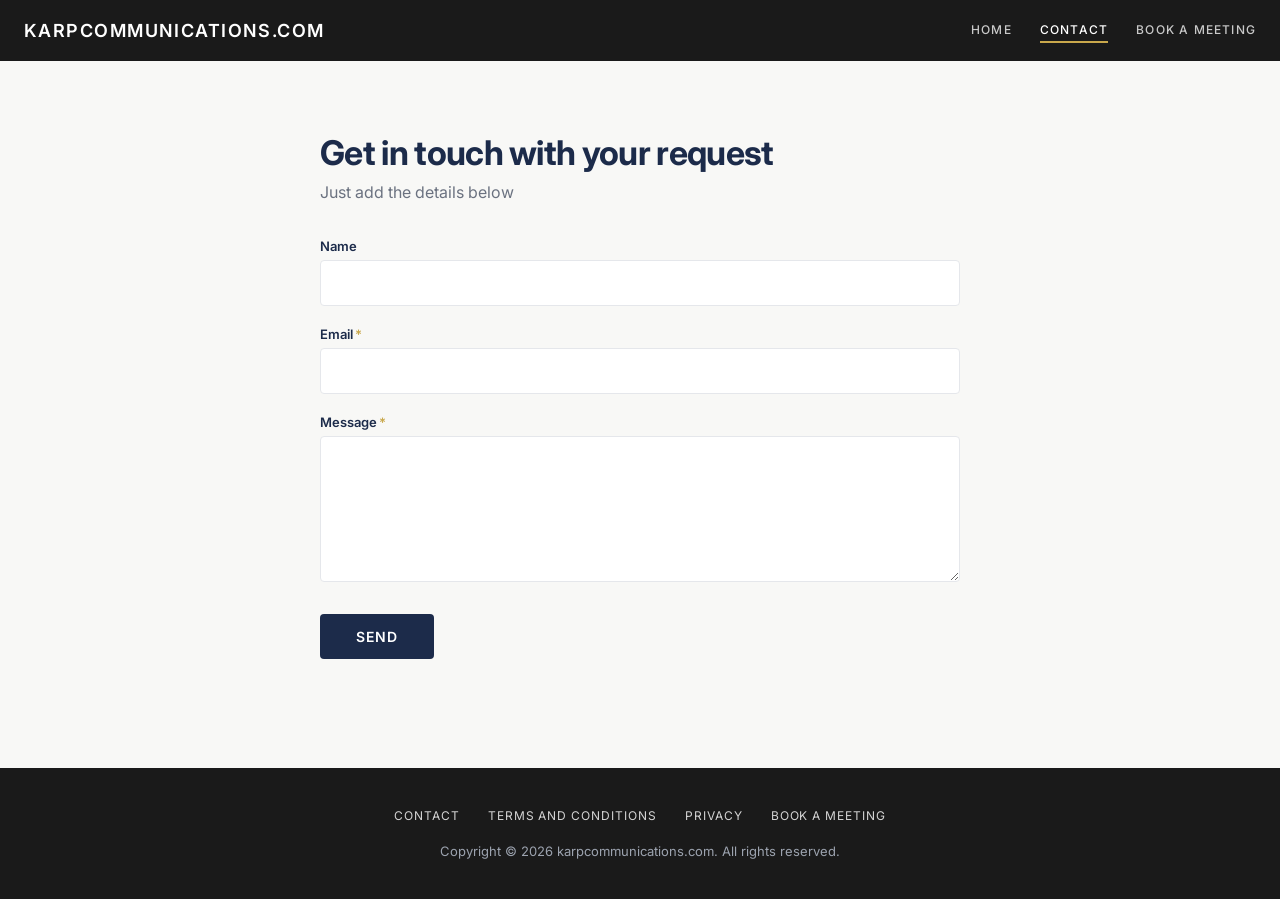
<file: contact/index.html>
<!doctype html>
<html lang="en-GB">
<head>
<meta charset="utf-8">
<meta name="viewport" content="width=device-width, initial-scale=1">
<title>Contact | Karp Communications</title>
<meta name="description" content="Contact Karp Communications through our contact form for client inquiries and meetings scheduling.">
<link rel="canonical" href="https://karpcommunications.com/contact/">
<link rel="icon" href="/assets/favicon.svg" type="image/svg+xml">
<meta property="og:site_name" content="karpcommunications.com">
<meta property="og:title" content="Contact | Karp Communications">
<meta property="og:description" content="Contact Karp Communications through our contact form for client inquiries and meetings scheduling.">
<meta property="og:url" content="https://karpcommunications.com/contact/">
<meta property="og:type" content="website">
<meta name="twitter:card" content="summary">
<link rel="preconnect" href="https://fonts.googleapis.com">
<link rel="preconnect" href="https://fonts.gstatic.com" crossorigin>
<link href="https://fonts.googleapis.com/css2?family=Inter:wght@300;400;500;600;700&display=swap" rel="stylesheet">
<link rel="stylesheet" href="/assets/site.css">
</head>
<body>
<header class="site-header">
  <a class="brand" href="/">karpcommunications.com</a>
  <nav aria-label="Main"><a href="/">Home</a><a href="/contact/" aria-current="page">Contact</a><a href="https://calendly.com/karpcommunications-info/30min" target="_blank" rel="noopener">Book a meeting</a></nav>
</header>
<main>
<section class="kc-formwrap" id="contact">
  <div class="kc-formwrap-inner">
    <h1 class="kc-form-h">Get in touch with your request</h1>
    <p class="kc-form-sub">Just add the details below</p>
    <form class="kc-form" method="POST" action="https://karpcommunications-forms.karpcomms.workers.dev/" data-kc-form novalidate>
      <label for="contact-name">Name</label>
      <input id="contact-name" name="name" type="text" autocomplete="name">
      <label for="contact-email">Email<span aria-hidden="true">*</span></label>
      <input id="contact-email" name="email" type="email" autocomplete="email" required>
      <label for="contact-message">Message<span aria-hidden="true">*</span></label>
      <textarea id="contact-message" name="message" rows="6" required></textarea>
      <input type="hidden" name="source" value="contact">
      <input type="text" name="_gotcha" tabindex="-1" autocomplete="off" class="kc-hp" aria-hidden="true">
      <button type="submit">Send</button>
      <p class="kc-form-status" role="status" aria-live="polite"></p>
    </form>
  </div>
</section>
</main>
<footer class="site-footer">
  <nav aria-label="Footer">
    <a href="/contact/">Contact</a>
    <a href="/terms-and-conditions/">Terms and conditions</a>
    <a href="/privacy/">Privacy</a>
    <a href="https://calendly.com/karpcommunications-info/30min" target="_blank" rel="noopener">Book a meeting</a>
  </nav>
  <p>Copyright &copy; 2026 karpcommunications.com. All rights reserved.</p>
</footer>
<script src="/assets/form.js?v=2" defer></script>
</body>
</html>
</file>
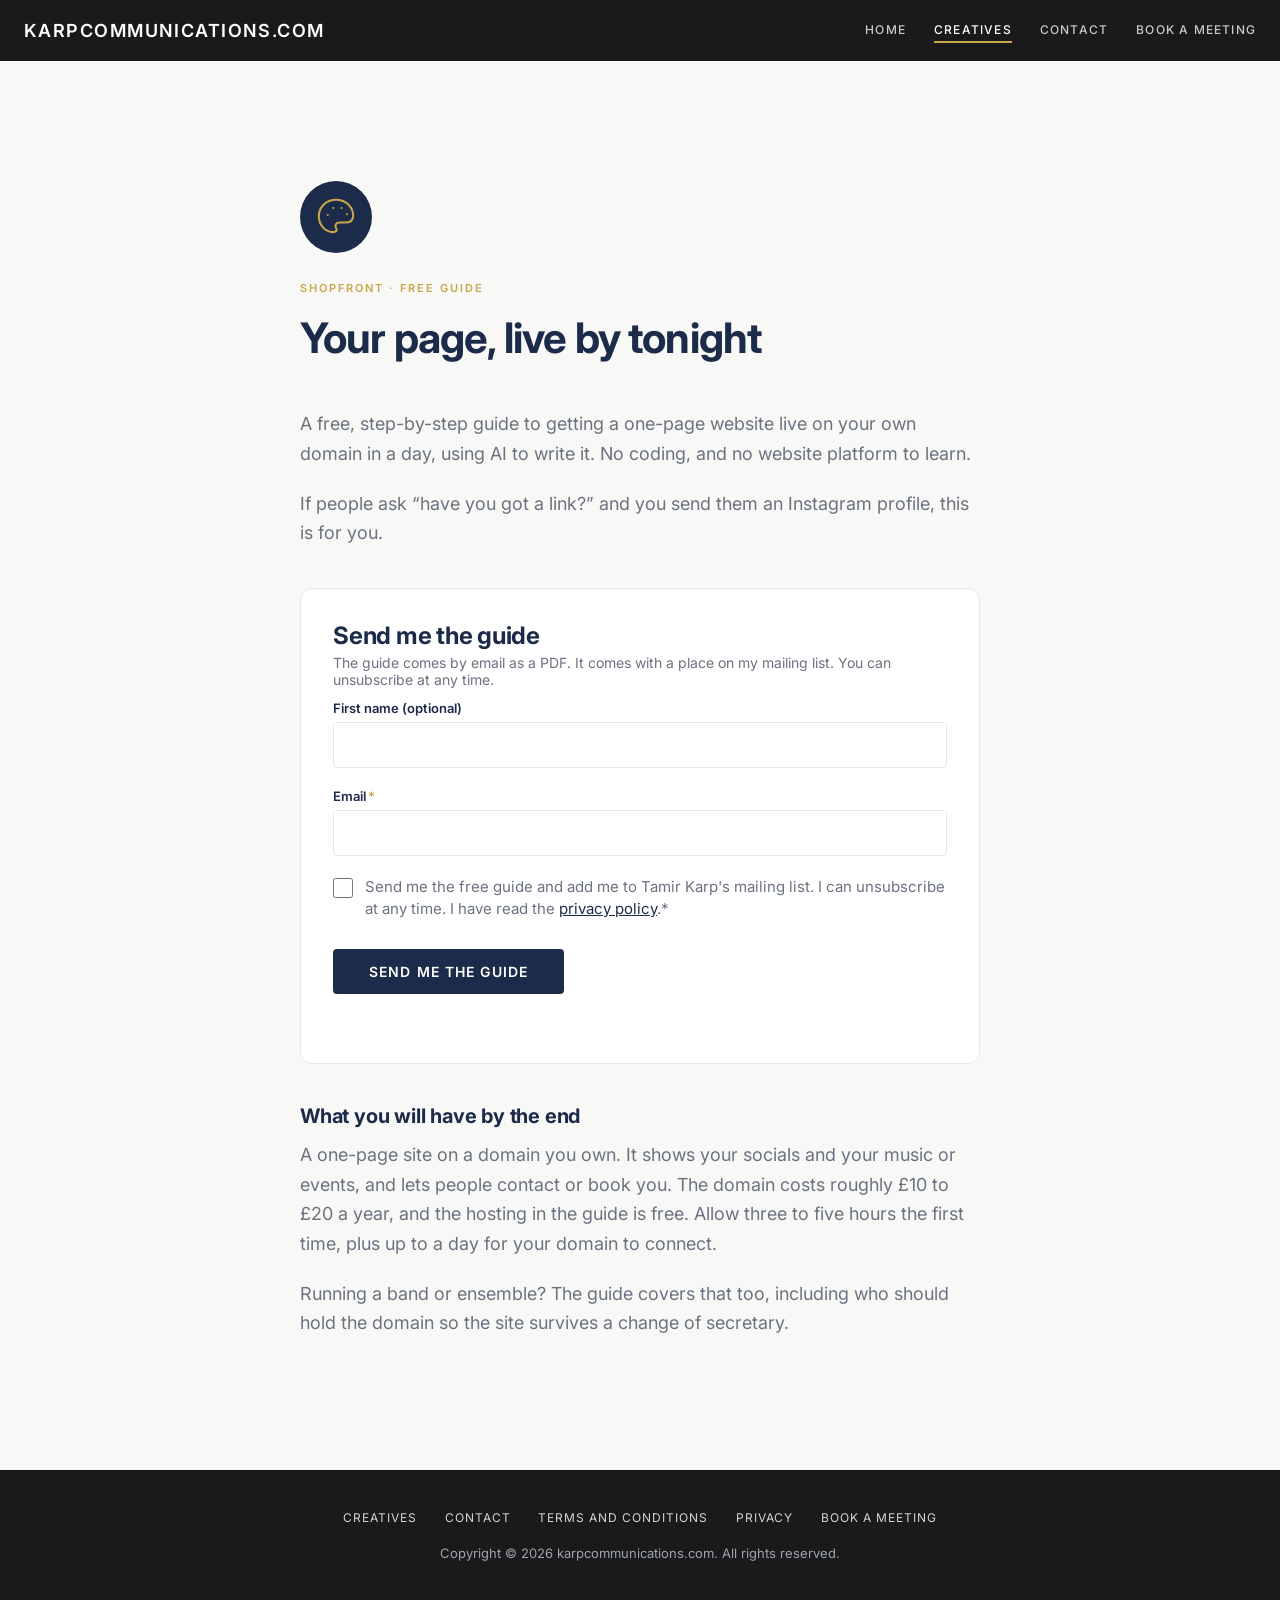
<file: creatives/index.html>
<!doctype html>
<html lang="en-GB">
<head>
<meta charset="utf-8">
<meta name="viewport" content="width=device-width, initial-scale=1">
<title>Your page, live by tonight: a free guide | Karp Communications</title>
<meta name="description" content="A free step-by-step guide to getting a one-page website live on your own domain in a day, built with AI. For musicians, creatives and small ensembles.">
<link rel="canonical" href="https://karpcommunications.com/creatives/">
<link rel="icon" href="/assets/favicon.svg" type="image/svg+xml">
<meta property="og:site_name" content="karpcommunications.com">
<meta property="og:title" content="Your page, live by tonight: a free guide">
<meta property="og:description" content="A free step-by-step guide to getting a one-page website live on your own domain in a day.">
<meta property="og:url" content="https://karpcommunications.com/creatives/">
<meta property="og:type" content="website">
<meta name="twitter:card" content="summary">
<link rel="preconnect" href="https://fonts.googleapis.com">
<link rel="preconnect" href="https://fonts.gstatic.com" crossorigin>
<link href="https://fonts.googleapis.com/css2?family=Inter:wght@300;400;500;600;700&display=swap" rel="stylesheet">
<link rel="stylesheet" href="/assets/site.css">
</head>
<body>
<header class="site-header">
  <a class="brand" href="/">karpcommunications.com</a>
  <nav aria-label="Main"><a href="/">Home</a><a href="/creatives/" aria-current="page">Creatives</a><a href="/contact/">Contact</a><a href="https://calendly.com/karpcommunications-info/30min" target="_blank" rel="noopener">Book a meeting</a></nav>
</header>
<main>
<section class="kc-gate kc-creatives">
  <div class="kc-gate-inner kc-narrow">
    <span class="kc-path-icon kc-icon-sm"><svg viewBox="0 0 64 64" width="56" height="56" fill="none" stroke="currentColor" stroke-width="3" stroke-linecap="round" stroke-linejoin="round" aria-hidden="true">
  <path d="M32 7C17 7 7 18 7 31c0 12 9 23 21 23 5 0 6-3 4-6-2-4 0-8 5-8h8c8 0 12-4 12-10C57 18 47 7 32 7Z"/>
  <path d="M20 29h.01M28 19h.01M40 19h.01M48 28h.01"/>
</svg></span>
    <p class="kc-eyebrow">Shopfront &middot; Free guide</p>
    <h1 class="kc-gate-h">Your page, live by tonight</h1>
    <p class="kc-lede">A free, step-by-step guide to getting a one-page website live on your own domain in a day, using AI to write it. No coding, and no website platform to learn.</p>
    <p class="kc-lede">If people ask &ldquo;have you got a link?&rdquo; and you send them an Instagram profile, this is for you.</p>

    <div class="kc-guide-card" id="guide">
      <h2>Send me the guide</h2>
      <p class="kc-fine" style="margin-top:0">The guide comes by email as a PDF. It comes with a place on my mailing list. You can unsubscribe at any time.</p>
      <form class="kc-form" method="POST" action="https://karpcommunications-forms.karpcomms.workers.dev/" data-kc-guide novalidate>
        <label for="guide-name">First name (optional)</label>
        <input id="guide-name" name="name" type="text" autocomplete="given-name">
        <label for="guide-email">Email<span aria-hidden="true">*</span></label>
        <input id="guide-email" name="email" type="email" autocomplete="email" required>
        <label class="kc-check" for="guide-consent"><input id="guide-consent" name="consent" type="checkbox" required><span>Send me the free guide and add me to Tamir Karp's mailing list. I can unsubscribe at any time. I have read the <a href="/privacy/">privacy policy</a>.*</span></label>
        <input type="text" name="_gotcha" tabindex="-1" autocomplete="off" class="kc-hp" aria-hidden="true">
        <button type="submit">Send me the guide</button>
        <p class="kc-form-status" role="status" aria-live="polite"></p>
      </form>
    </div>

    <h2 class="kc-h2">What you will have by the end</h2>
    <p class="kc-lede">A one-page site on a domain you own. It shows your socials and your music or events, and lets people contact or book you. The domain costs roughly &pound;10 to &pound;20 a year, and the hosting in the guide is free. Allow three to five hours the first time, plus up to a day for your domain to connect.</p>
    <p class="kc-lede">Running a band or ensemble? The guide covers that too, including who should hold the domain so the site survives a change of secretary.</p>
  </div>
</section>
</main>
<footer class="site-footer">
  <nav aria-label="Footer">
    <a href="/creatives/">Creatives</a>
    <a href="/contact/">Contact</a>
    <a href="/terms-and-conditions/">Terms and conditions</a>
    <a href="/privacy/">Privacy</a>
    <a href="https://calendly.com/karpcommunications-info/30min" target="_blank" rel="noopener">Book a meeting</a>
  </nav>
  <p>Copyright &copy; 2026 karpcommunications.com. All rights reserved.</p>
</footer>
<script src="/assets/form.js?v=2" defer></script>
</body>
</html>
</file>
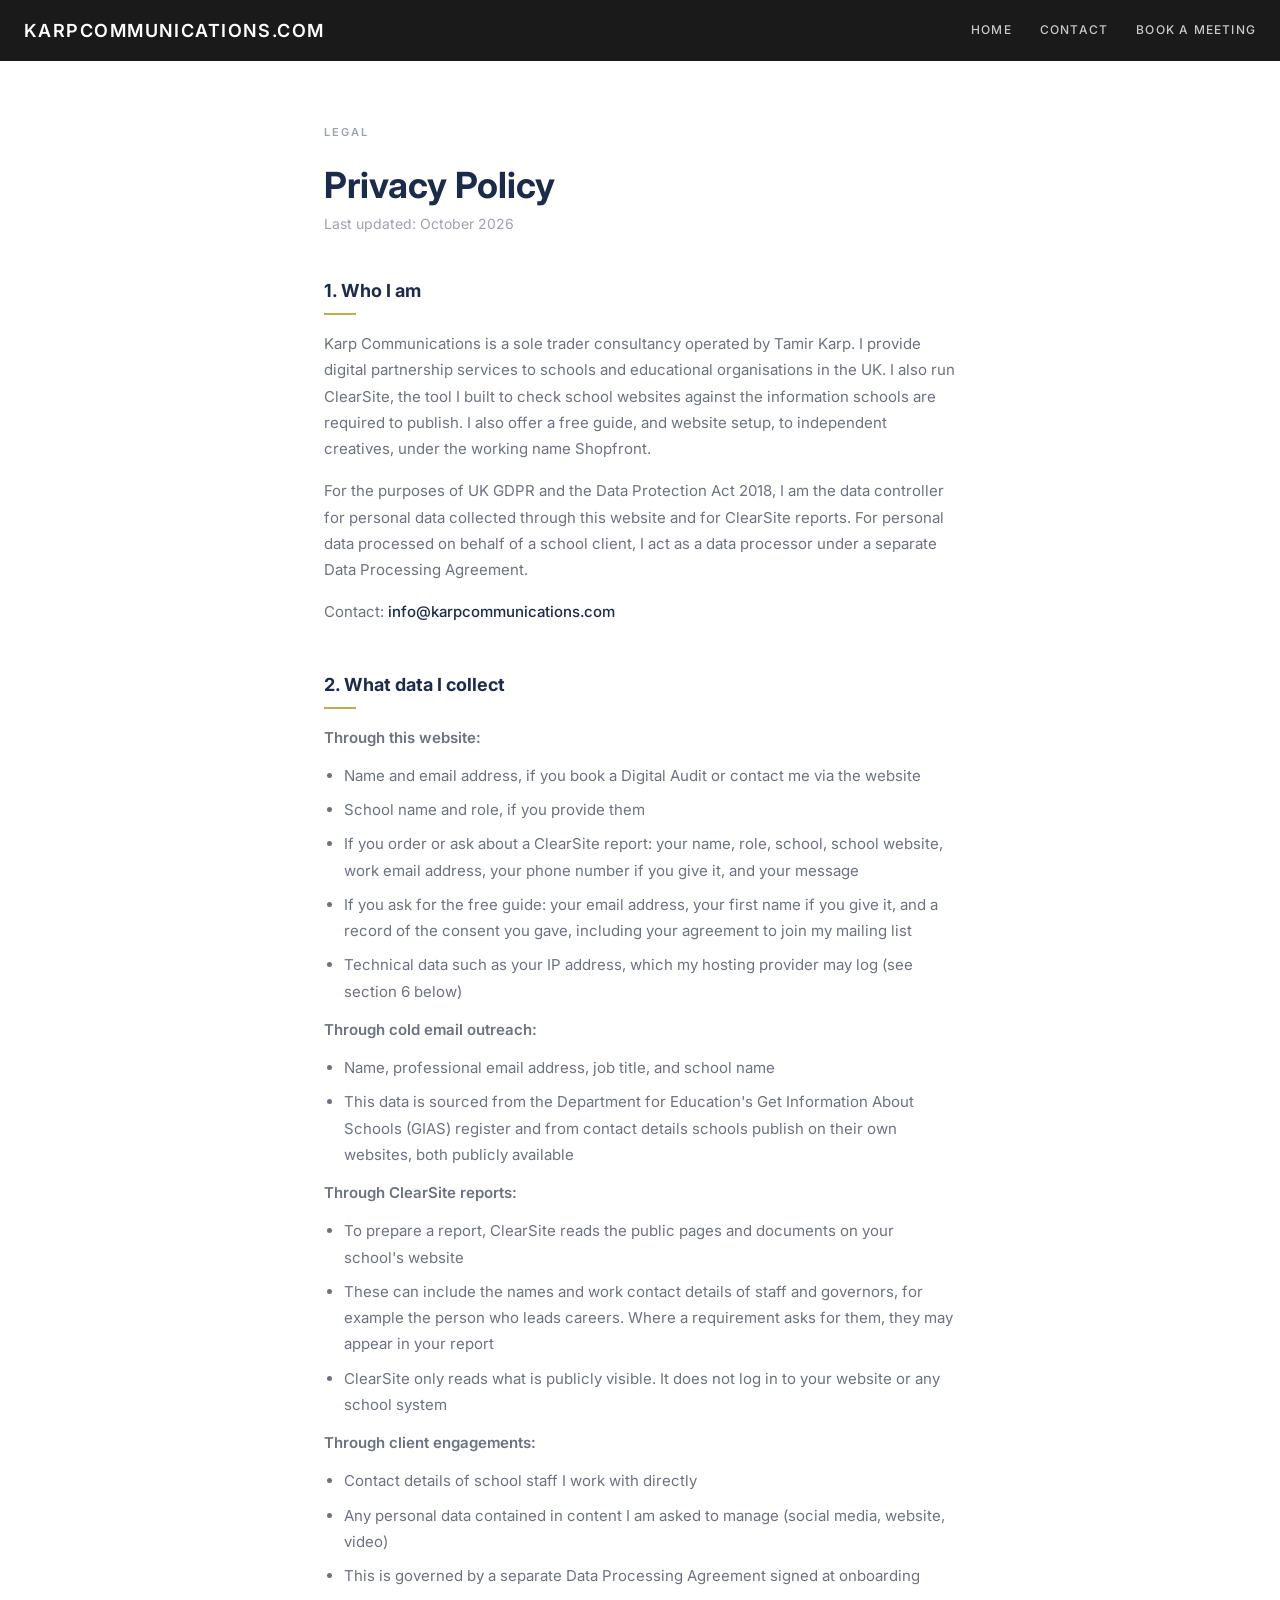
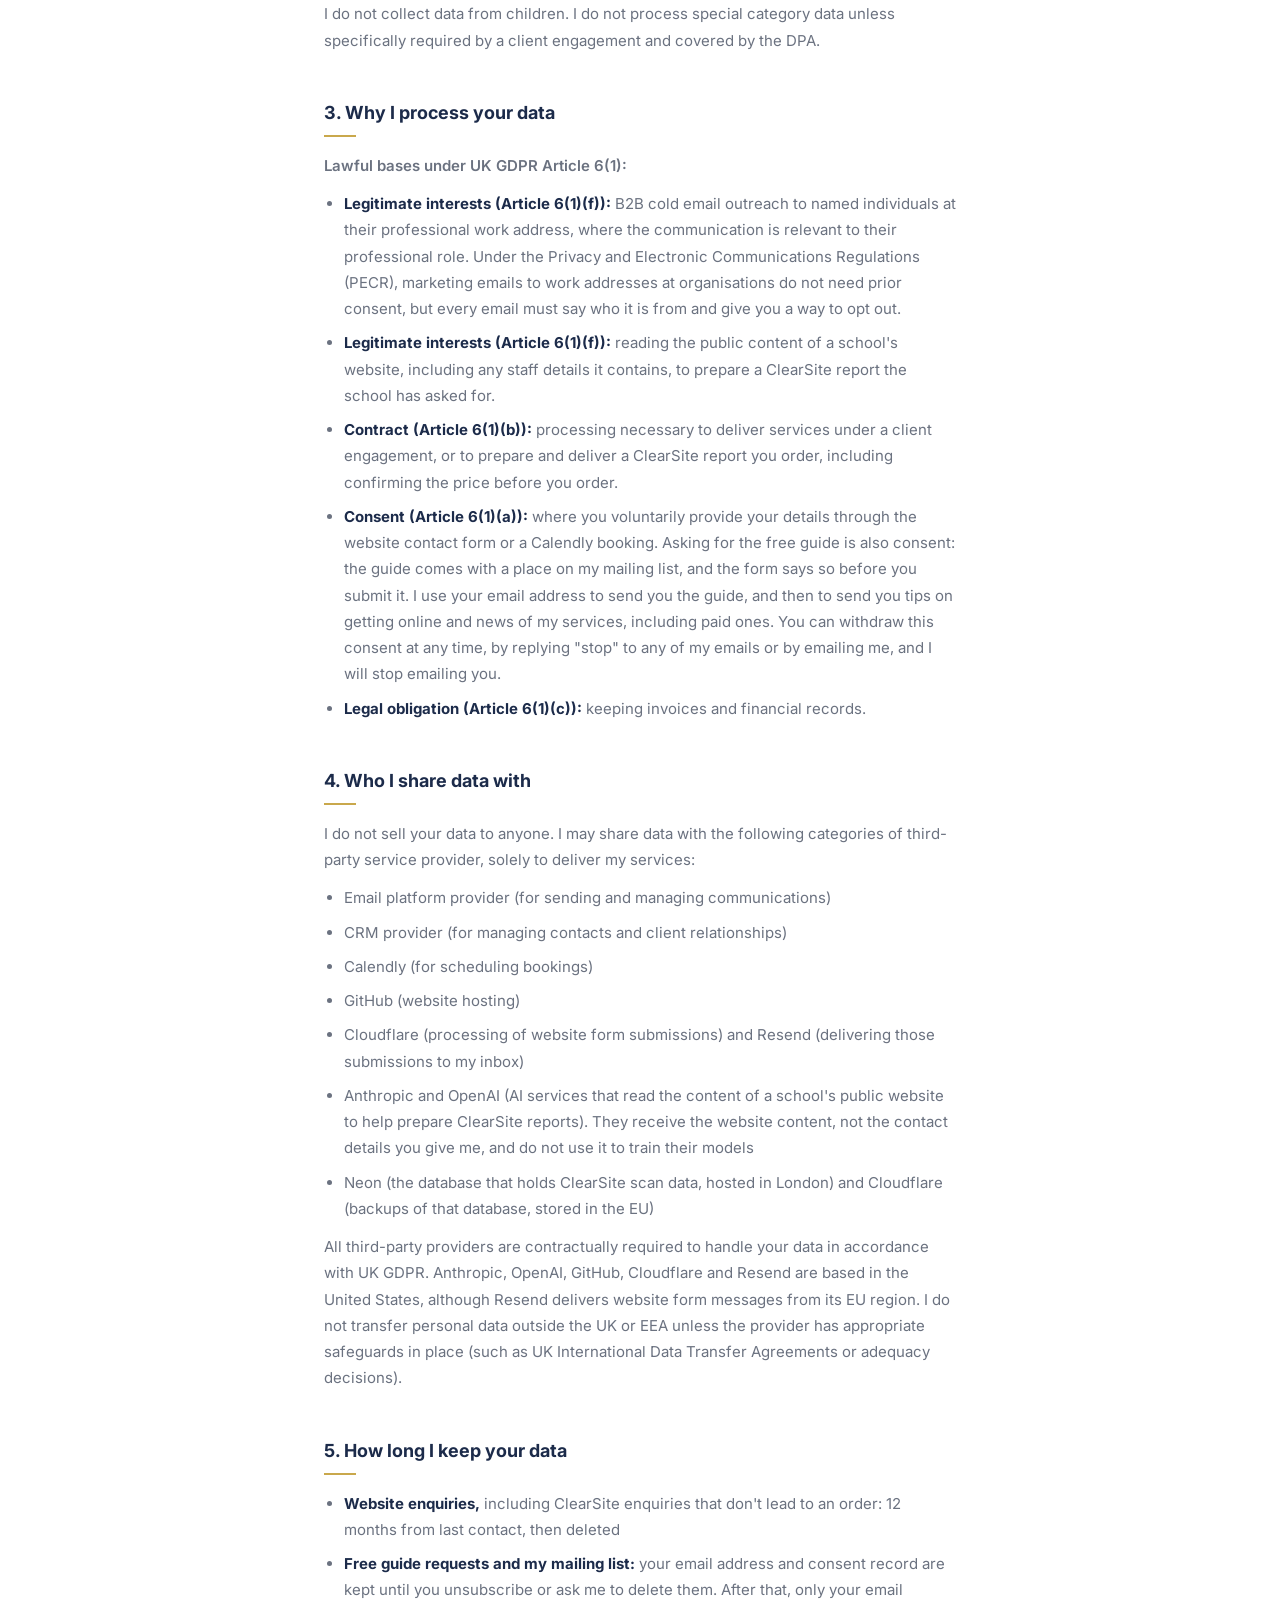
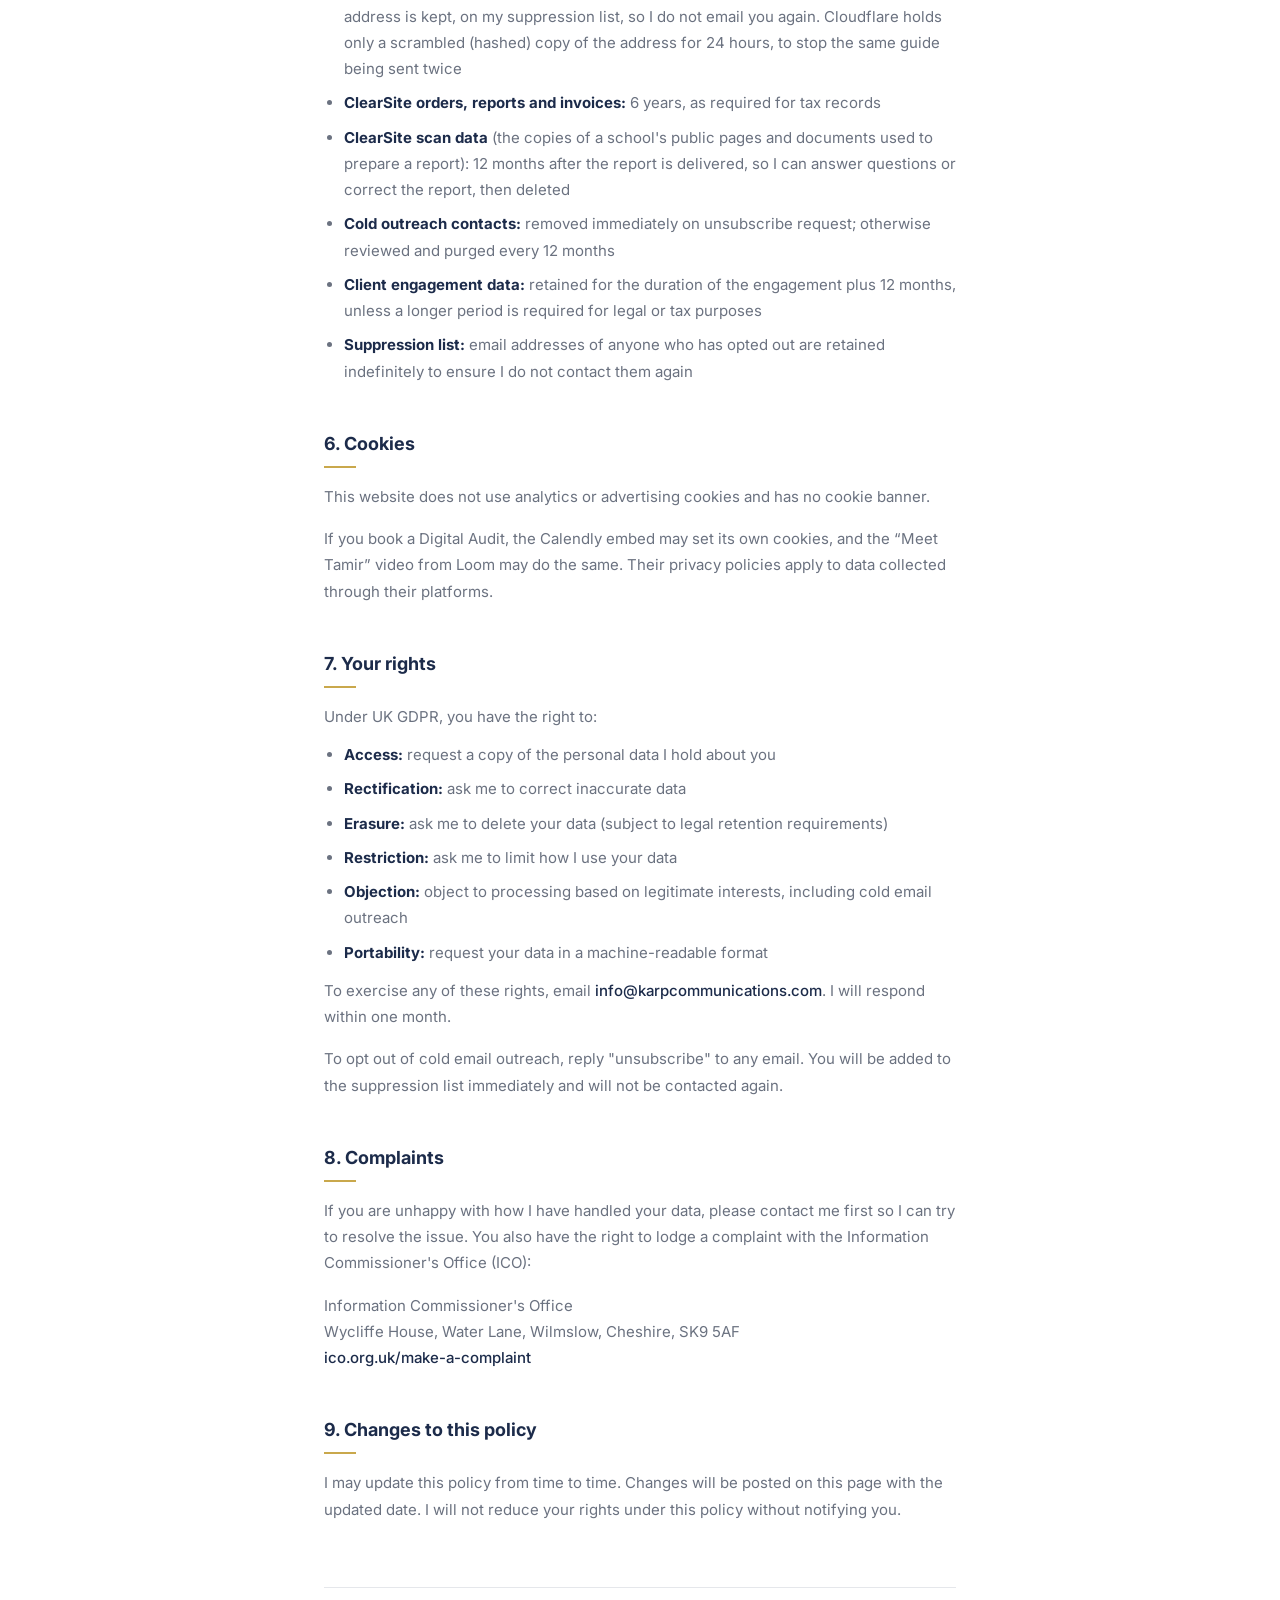
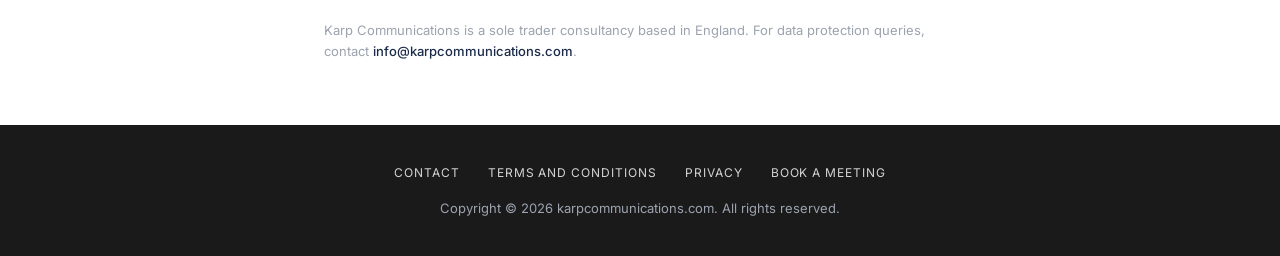
<file: privacy/index.html>
<!doctype html>
<html lang="en-GB">
<head>
<meta charset="utf-8">
<meta name="viewport" content="width=device-width, initial-scale=1">
<title>Website Privacy Policy | Karp Communications</title>
<meta name="description" content="Karp Communications&#x27; website privacy policy on user data consent and cookies policy to ensure the protection of your information.">
<link rel="canonical" href="https://karpcommunications.com/privacy/">
<link rel="icon" href="/assets/favicon.svg" type="image/svg+xml">
<meta property="og:site_name" content="karpcommunications.com">
<meta property="og:title" content="Website Privacy Policy | Karp Communications">
<meta property="og:description" content="Karp Communications&#x27; website privacy policy on user data consent and cookies policy to ensure the protection of your information.">
<meta property="og:url" content="https://karpcommunications.com/privacy/">
<meta property="og:type" content="website">
<meta name="twitter:card" content="summary">
<link rel="preconnect" href="https://fonts.googleapis.com">
<link rel="preconnect" href="https://fonts.gstatic.com" crossorigin>
<link href="https://fonts.googleapis.com/css2?family=Inter:wght@300;400;500;600;700&display=swap" rel="stylesheet">
<link rel="stylesheet" href="/assets/site.css">
</head>
<body>
<header class="site-header">
  <a class="brand" href="/">karpcommunications.com</a>
  <nav aria-label="Main"><a href="/">Home</a><a href="/contact/">Contact</a><a href="https://calendly.com/karpcommunications-info/30min" target="_blank" rel="noopener">Book a meeting</a></nav>
</header>
<main>
<div class="kc-legal"><style>
  .kc-priv * { box-sizing: border-box; margin: 0; padding: 0; }
  .kc-priv h2 { margin-top: 48px; }
  .kc-priv p + p { margin-top: 16px; }
  .kc-priv ul { margin-top: 12px; margin-bottom: 12px; padding-left: 20px; }
  .kc-priv li { margin-bottom: 8px; }
  @media (min-width: 768px) {
    .kc-priv .kc-priv-inner { padding: 96px 24px 80px; }
  }
</style>

<section class="kc-priv" style="width:100%; background:#fff;">
  <div class="kc-priv-inner" style="max-width:680px; margin:0 auto; padding:64px 24px;">

    <p style="font-family:'Inter',system-ui,sans-serif; font-size:11px; font-weight:600;
              letter-spacing:0.18em; text-transform:uppercase; color:#9CA3AF; margin-bottom:24px;">
      Legal
    </p>

    <h1 style="font-family:'Inter',system-ui,sans-serif; font-size:36px; font-weight:700;
               color:#1C2B4A; margin-bottom:8px;">
      Privacy Policy
    </h1>

    <p style="font-family:'Inter',system-ui,sans-serif; font-size:14px; color:#9CA3AF; margin-bottom:48px;">
      Last updated: October 2026
    </p>

    <!-- 1 -->
    <h2 style="font-family:'Inter',system-ui,sans-serif; font-size:18px; font-weight:700; color:#1C2B4A;">
      1. Who I am
    </h2>
    <div style="width:32px; height:2px; background:#C9A84C; margin:12px 0 16px;"></div>
    <p style="font-family:'Inter',system-ui,sans-serif; font-size:15px; color:#6B7280; line-height:1.75;">
      Karp Communications is a sole trader consultancy operated by Tamir Karp. I provide digital
      partnership services to schools and educational organisations in the UK. I also run
      ClearSite, the tool I built to check school websites against the information schools are
      required to publish. I also offer a free guide, and website setup, to independent creatives, under the
      working name Shopfront.
    </p>
    <p style="font-family:'Inter',system-ui,sans-serif; font-size:15px; color:#6B7280; line-height:1.75;">
      For the purposes of UK GDPR and the Data Protection Act 2018, I am the data controller
      for personal data collected through this website and for ClearSite reports. For personal
      data processed on behalf of a school client, I act as a data processor under a separate
      Data Processing Agreement.
    </p>
    <p style="font-family:'Inter',system-ui,sans-serif; font-size:15px; color:#6B7280; line-height:1.75;">
      Contact: <a href="mailto:info@karpcommunications.com"  style="color:#1C2B4A; text-decoration:none; font-weight:500;">info@karpcommunications.com</a>
    </p>

    <!-- 2 -->
    <h2 style="font-family:'Inter',system-ui,sans-serif; font-size:18px; font-weight:700; color:#1C2B4A;">
      2. What data I collect
    </h2>
    <div style="width:32px; height:2px; background:#C9A84C; margin:12px 0 16px;"></div>

    <p style="font-family:'Inter',system-ui,sans-serif; font-size:15px; color:#6B7280; line-height:1.75; font-weight:600;">
      Through this website:
    </p>
    <ul style="font-family:'Inter',system-ui,sans-serif; font-size:15px; color:#6B7280; line-height:1.75;">
      <li>Name and email address, if you book a Digital Audit or contact me via the website</li>
      <li>School name and role, if you provide them</li>
      <li>If you order or ask about a ClearSite report: your name, role, school, school website,
        work email address, your phone number if you give it, and your message</li>
      <li>If you ask for the free guide: your email address, your first name if you give it, and a record of
        the consent you gave, including your agreement to join my mailing list</li>
      <li>Technical data such as your IP address, which my hosting provider may log (see section 6 below)</li>
    </ul>

    <p style="font-family:'Inter',system-ui,sans-serif; font-size:15px; color:#6B7280; line-height:1.75; font-weight:600;">
      Through cold email outreach:
    </p>
    <ul style="font-family:'Inter',system-ui,sans-serif; font-size:15px; color:#6B7280; line-height:1.75;">
      <li>Name, professional email address, job title, and school name</li>
      <li>This data is sourced from the Department for Education's Get Information About Schools (GIAS)
        register and from contact details schools publish on their own websites, both publicly available</li>
    </ul>

    <p style="font-family:'Inter',system-ui,sans-serif; font-size:15px; color:#6B7280; line-height:1.75; font-weight:600;">
      Through ClearSite reports:
    </p>
    <ul style="font-family:'Inter',system-ui,sans-serif; font-size:15px; color:#6B7280; line-height:1.75;">
      <li>To prepare a report, ClearSite reads the public pages and documents on your school's website</li>
      <li>These can include the names and work contact details of staff and governors, for example
        the person who leads careers. Where a requirement asks for them, they may appear in your report</li>
      <li>ClearSite only reads what is publicly visible. It does not log in to your website or any school system</li>
    </ul>

    <p style="font-family:'Inter',system-ui,sans-serif; font-size:15px; color:#6B7280; line-height:1.75; font-weight:600;">
      Through client engagements:
    </p>
    <ul style="font-family:'Inter',system-ui,sans-serif; font-size:15px; color:#6B7280; line-height:1.75;">
      <li>Contact details of school staff I work with directly</li>
      <li>Any personal data contained in content I am asked to manage (social media, website, video)</li>
      <li>This is governed by a separate Data Processing Agreement signed at onboarding</li>
    </ul>

    <p style="font-family:'Inter',system-ui,sans-serif; font-size:15px; color:#6B7280; line-height:1.75;">
      I do not collect data from children. I do not process special category data
      unless specifically required by a client engagement and covered by the DPA.
    </p>

    <!-- 3 -->
    <h2 style="font-family:'Inter',system-ui,sans-serif; font-size:18px; font-weight:700; color:#1C2B4A;">
      3. Why I process your data
    </h2>
    <div style="width:32px; height:2px; background:#C9A84C; margin:12px 0 16px;"></div>

    <p style="font-family:'Inter',system-ui,sans-serif; font-size:15px; color:#6B7280; line-height:1.75; font-weight:600;">
      Lawful bases under UK GDPR Article 6(1):
    </p>
    <ul style="font-family:'Inter',system-ui,sans-serif; font-size:15px; color:#6B7280; line-height:1.75;">
      <li><strong style="color:#1C2B4A;">Legitimate interests (Article 6(1)(f)):</strong> B2B cold email outreach
        to named individuals at their professional work address, where the communication is
        relevant to their professional role. Under the Privacy and Electronic Communications
        Regulations (PECR), marketing emails to work addresses at organisations do not need prior
        consent, but every email must say who it is from and give you a way to opt out.</li>
      <li><strong style="color:#1C2B4A;">Legitimate interests (Article 6(1)(f)):</strong> reading the public
        content of a school's website, including any staff details it contains, to prepare a
        ClearSite report the school has asked for.</li>
      <li><strong style="color:#1C2B4A;">Contract (Article 6(1)(b)):</strong> processing necessary to deliver
        services under a client engagement, or to prepare and deliver a ClearSite report you order,
        including confirming the price before you order.</li>
      <li><strong style="color:#1C2B4A;">Consent (Article 6(1)(a)):</strong> where you voluntarily provide your
        details through the website contact form or a Calendly booking. Asking for the free guide is also
        consent: the guide comes with a place on my mailing list, and the form says so before you submit it.
        I use your email address to send you the guide, and then to send you tips on getting online and news of
        my services, including paid ones. You can withdraw this consent at any time, by replying "stop" to
        any of my emails or by emailing me, and I will stop emailing you.</li>
      <li><strong style="color:#1C2B4A;">Legal obligation (Article 6(1)(c)):</strong> keeping invoices and
        financial records.</li>
    </ul>

    <!-- 4 -->
    <h2 style="font-family:'Inter',system-ui,sans-serif; font-size:18px; font-weight:700; color:#1C2B4A;">
      4. Who I share data with
    </h2>
    <div style="width:32px; height:2px; background:#C9A84C; margin:12px 0 16px;"></div>
    <p style="font-family:'Inter',system-ui,sans-serif; font-size:15px; color:#6B7280; line-height:1.75;">
      I do not sell your data to anyone. I may share data with the following categories of
      third-party service provider, solely to deliver my services:
    </p>
    <ul style="font-family:'Inter',system-ui,sans-serif; font-size:15px; color:#6B7280; line-height:1.75;">
      <li>Email platform provider (for sending and managing communications)</li>
      <li>CRM provider (for managing contacts and client relationships)</li>
      <li>Calendly (for scheduling bookings)</li>
      <li>GitHub (website hosting)</li>
      <li>Cloudflare (processing of website form submissions) and Resend (delivering those
        submissions to my inbox)</li>
      <li>Anthropic and OpenAI (AI services that read the content of a school's public website to
        help prepare ClearSite reports). They receive the website content, not the contact details
        you give me, and do not use it to train their models</li>
      <li>Neon (the database that holds ClearSite scan data, hosted in London) and Cloudflare
        (backups of that database, stored in the EU)</li>
    </ul>
    <p style="font-family:'Inter',system-ui,sans-serif; font-size:15px; color:#6B7280; line-height:1.75;">
      All third-party providers are contractually required to handle your data in accordance with
      UK GDPR. Anthropic, OpenAI, GitHub, Cloudflare and Resend are based in the United States, although
      Resend delivers website form messages from its EU region. I do not transfer personal data
      outside the UK or EEA unless the provider has appropriate safeguards in place (such as UK
      International Data Transfer Agreements or adequacy decisions).
    </p>

    <!-- 5 -->
    <h2 style="font-family:'Inter',system-ui,sans-serif; font-size:18px; font-weight:700; color:#1C2B4A;">
      5. How long I keep your data
    </h2>
    <div style="width:32px; height:2px; background:#C9A84C; margin:12px 0 16px;"></div>
    <ul style="font-family:'Inter',system-ui,sans-serif; font-size:15px; color:#6B7280; line-height:1.75;">
      <li><strong style="color:#1C2B4A;">Website enquiries,</strong> including ClearSite enquiries that don't
        lead to an order: 12 months from last contact, then deleted</li>
      <li><strong style="color:#1C2B4A;">Free guide requests and my mailing list:</strong> your email address and
        consent record are kept until you unsubscribe or ask me to delete them. After that, only your email
        address is kept, on my suppression list, so I do not email you again. Cloudflare holds only a scrambled
        (hashed) copy of the address for 24 hours, to stop the same guide being sent twice</li>
      <li><strong style="color:#1C2B4A;">ClearSite orders, reports and invoices:</strong> 6 years, as required
        for tax records</li>
      <li><strong style="color:#1C2B4A;">ClearSite scan data</strong> (the copies of a school's public pages and
        documents used to prepare a report): 12 months after the report is delivered, so I can answer
        questions or correct the report, then deleted</li>
      <li><strong style="color:#1C2B4A;">Cold outreach contacts:</strong> removed immediately on unsubscribe request;
        otherwise reviewed and purged every 12 months</li>
      <li><strong style="color:#1C2B4A;">Client engagement data:</strong> retained for the duration of the engagement
        plus 12 months, unless a longer period is required for legal or tax purposes</li>
      <li><strong style="color:#1C2B4A;">Suppression list:</strong> email addresses of anyone who has opted out are
        retained indefinitely to ensure I do not contact them again</li>
    </ul>

    <!-- 6 -->
    <h2 style="font-family:'Inter',system-ui,sans-serif; font-size:18px; font-weight:700; color:#1C2B4A;">
      6. Cookies
    </h2>
    <div style="width:32px; height:2px; background:#C9A84C; margin:12px 0 16px;"></div>
    <p style="font-family:'Inter',system-ui,sans-serif; font-size:15px; color:#6B7280; line-height:1.75;">
      This website does not use analytics or advertising cookies and has no cookie banner.
    </p>
    <p style="font-family:'Inter',system-ui,sans-serif; font-size:15px; color:#6B7280; line-height:1.75;">
      If you book a Digital Audit, the Calendly embed may set its own cookies, and the &ldquo;Meet Tamir&rdquo;
      video from Loom may do the same. Their privacy policies apply to data collected through their platforms.
    </p>

    <!-- 7 -->
    <h2 style="font-family:'Inter',system-ui,sans-serif; font-size:18px; font-weight:700; color:#1C2B4A;">
      7. Your rights
    </h2>
    <div style="width:32px; height:2px; background:#C9A84C; margin:12px 0 16px;"></div>
    <p style="font-family:'Inter',system-ui,sans-serif; font-size:15px; color:#6B7280; line-height:1.75;">
      Under UK GDPR, you have the right to:
    </p>
    <ul style="font-family:'Inter',system-ui,sans-serif; font-size:15px; color:#6B7280; line-height:1.75;">
      <li><strong style="color:#1C2B4A;">Access:</strong> request a copy of the personal data I hold about you</li>
      <li><strong style="color:#1C2B4A;">Rectification:</strong> ask me to correct inaccurate data</li>
      <li><strong style="color:#1C2B4A;">Erasure:</strong> ask me to delete your data (subject to legal retention requirements)</li>
      <li><strong style="color:#1C2B4A;">Restriction:</strong> ask me to limit how I use your data</li>
      <li><strong style="color:#1C2B4A;">Objection:</strong> object to processing based on legitimate interests,
        including cold email outreach</li>
      <li><strong style="color:#1C2B4A;">Portability:</strong> request your data in a machine-readable format</li>
    </ul>
    <p style="font-family:'Inter',system-ui,sans-serif; font-size:15px; color:#6B7280; line-height:1.75;">
      To exercise any of these rights, email
      <a href="mailto:info@karpcommunications.com"  style="color:#1C2B4A; text-decoration:none; font-weight:500;">info@karpcommunications.com</a>.
      I will respond within one month.
    </p>
    <p style="font-family:'Inter',system-ui,sans-serif; font-size:15px; color:#6B7280; line-height:1.75;">
      To opt out of cold email outreach, reply "unsubscribe" to any email. You will be added
      to the suppression list immediately and will not be contacted again.
    </p>

    <!-- 8 -->
    <h2 style="font-family:'Inter',system-ui,sans-serif; font-size:18px; font-weight:700; color:#1C2B4A;">
      8. Complaints
    </h2>
    <div style="width:32px; height:2px; background:#C9A84C; margin:12px 0 16px;"></div>
    <p style="font-family:'Inter',system-ui,sans-serif; font-size:15px; color:#6B7280; line-height:1.75;">
      If you are unhappy with how I have handled your data, please contact me first so I can
      try to resolve the issue. You also have the right to lodge a complaint with the Information
      Commissioner's Office (ICO):
    </p>
    <p style="font-family:'Inter',system-ui,sans-serif; font-size:15px; color:#6B7280; line-height:1.75;">
      Information Commissioner's Office<br>
      Wycliffe House, Water Lane, Wilmslow, Cheshire, SK9 5AF<br>
      <a href="https://ico.org.uk/make-a-complaint/" target="_blank" rel="noopener" style="color:#1C2B4A; text-decoration:none; font-weight:500;">ico.org.uk/make-a-complaint</a>
    </p>

    <!-- 9 -->
    <h2 style="font-family:'Inter',system-ui,sans-serif; font-size:18px; font-weight:700; color:#1C2B4A;">
      9. Changes to this policy
    </h2>
    <div style="width:32px; height:2px; background:#C9A84C; margin:12px 0 16px;"></div>
    <p style="font-family:'Inter',system-ui,sans-serif; font-size:15px; color:#6B7280; line-height:1.75;">
      I may update this policy from time to time. Changes will be posted on this page with the
      updated date. I will not reduce your rights under this policy without notifying you.
    </p>

    <!-- Footer -->
    <div style="margin-top:64px; padding-top:32px; border-top:1px solid #E5E7EB;">
      <p style="font-family:'Inter',system-ui,sans-serif; font-size:13px; color:#9CA3AF; line-height:1.6;">
        Karp Communications is a sole trader consultancy based in England.
        For data protection queries, contact
        <a href="mailto:info@karpcommunications.com"  style="color:#1C2B4A; text-decoration:none; font-weight:500;">
          info@karpcommunications.com</a>.
      </p>
    </div>

  </div>
</section></div>
</main>
<footer class="site-footer">
  <nav aria-label="Footer">
    <a href="/contact/">Contact</a>
    <a href="/terms-and-conditions/">Terms and conditions</a>
    <a href="/privacy/">Privacy</a>
    <a href="https://calendly.com/karpcommunications-info/30min" target="_blank" rel="noopener">Book a meeting</a>
  </nav>
  <p>Copyright &copy; 2026 karpcommunications.com. All rights reserved.</p>
</footer>
</body>
</html>
</file>
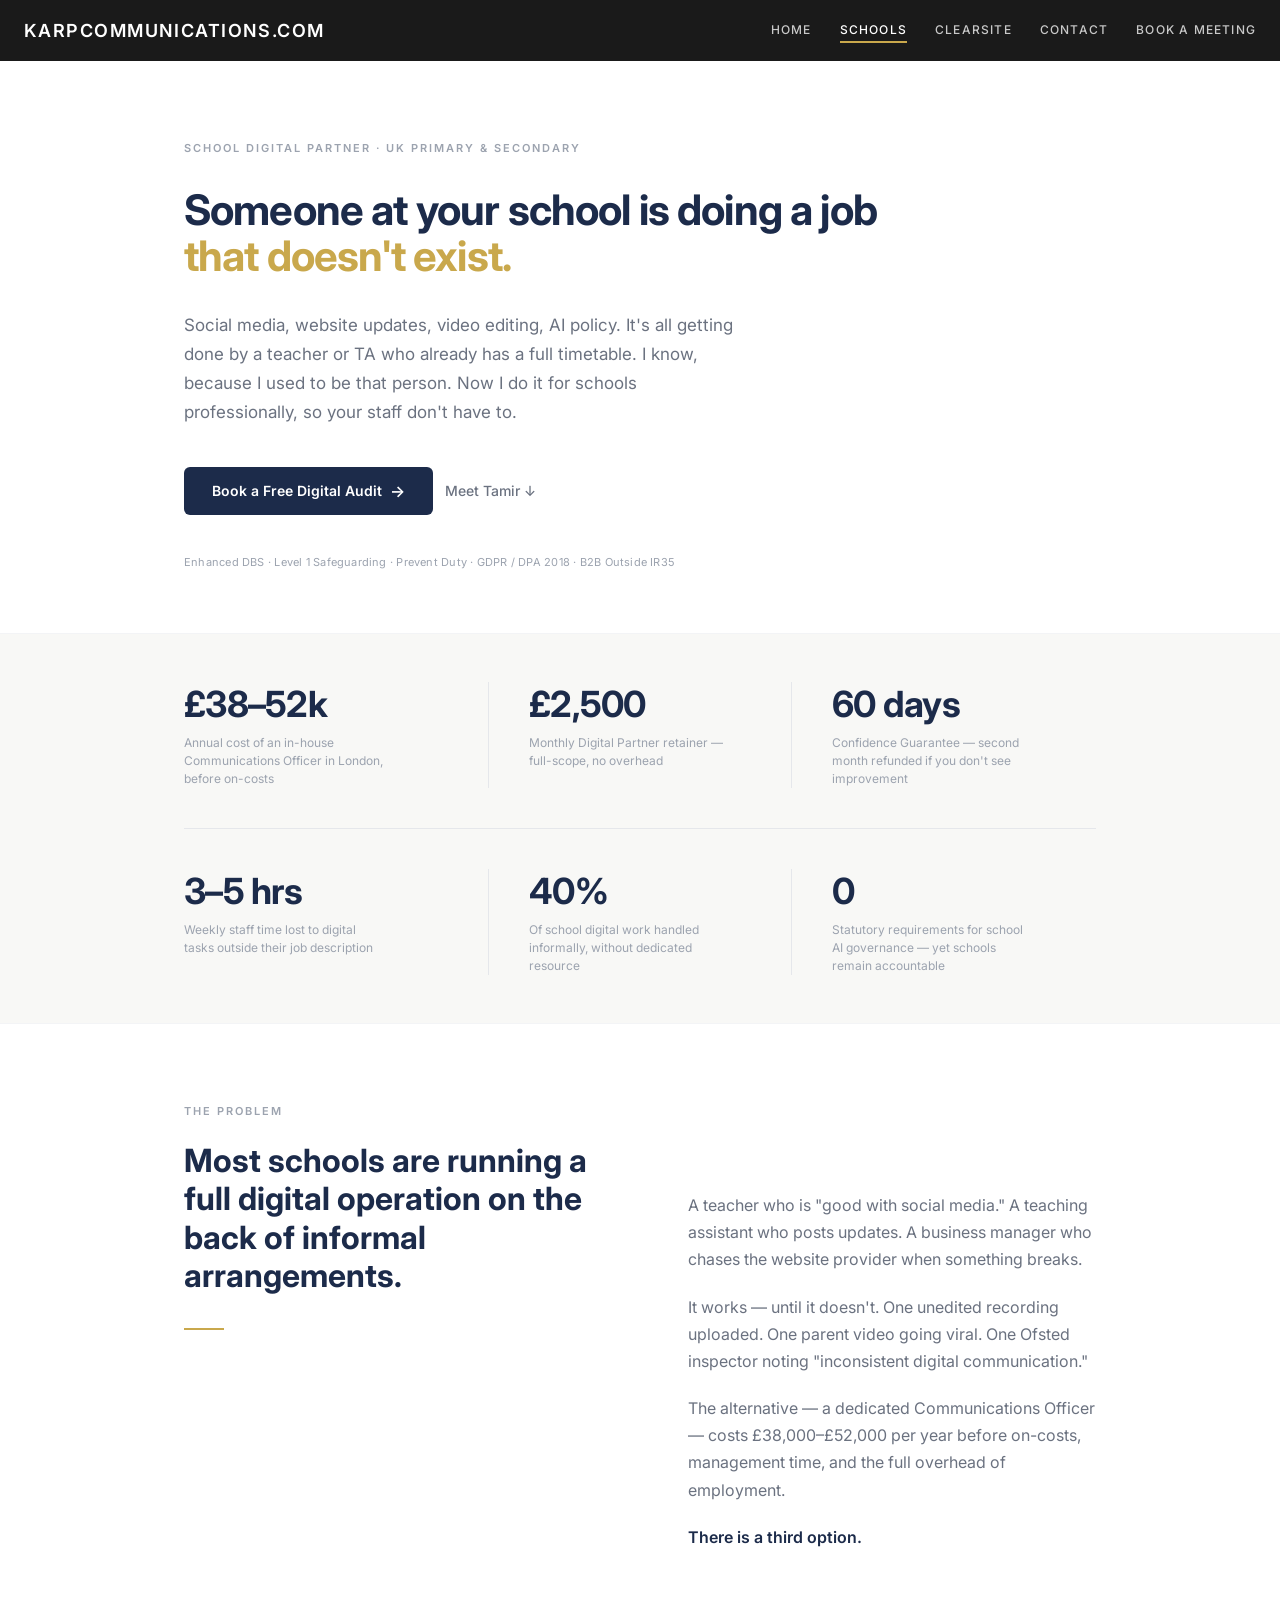
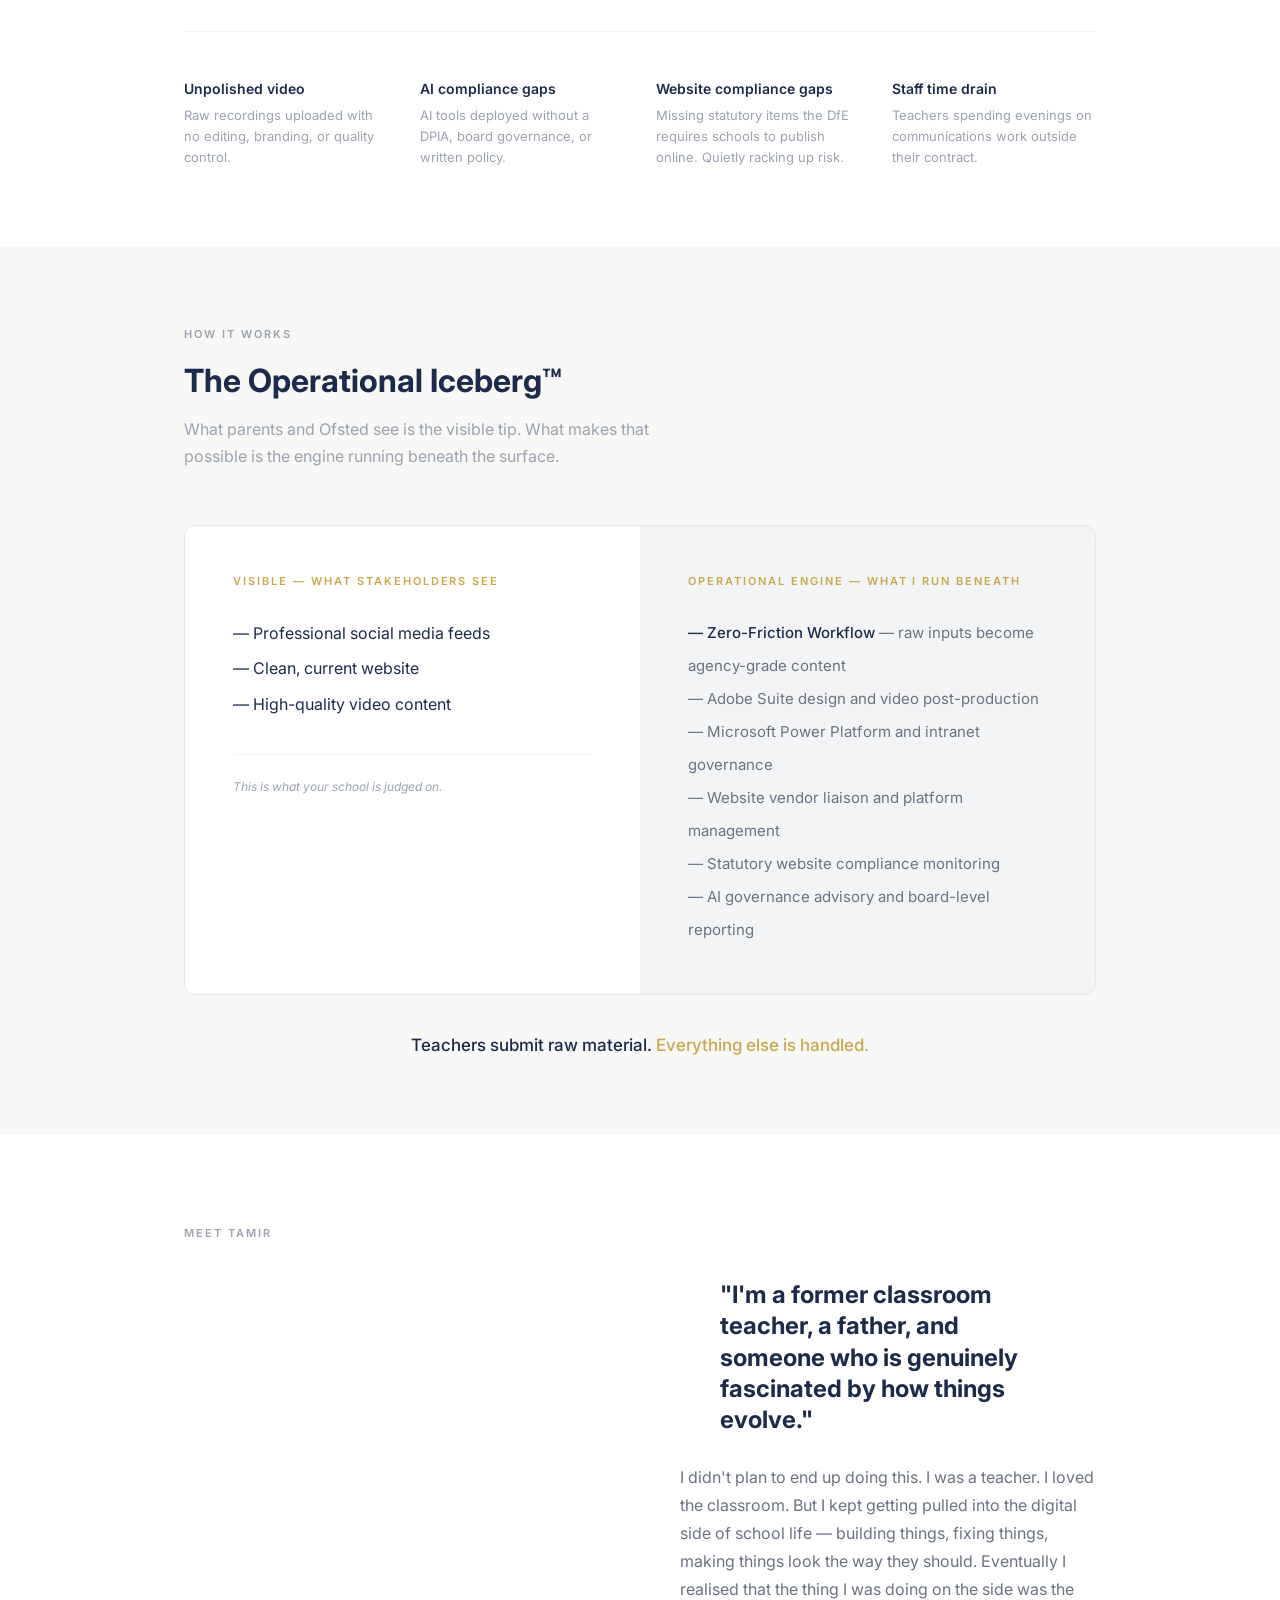
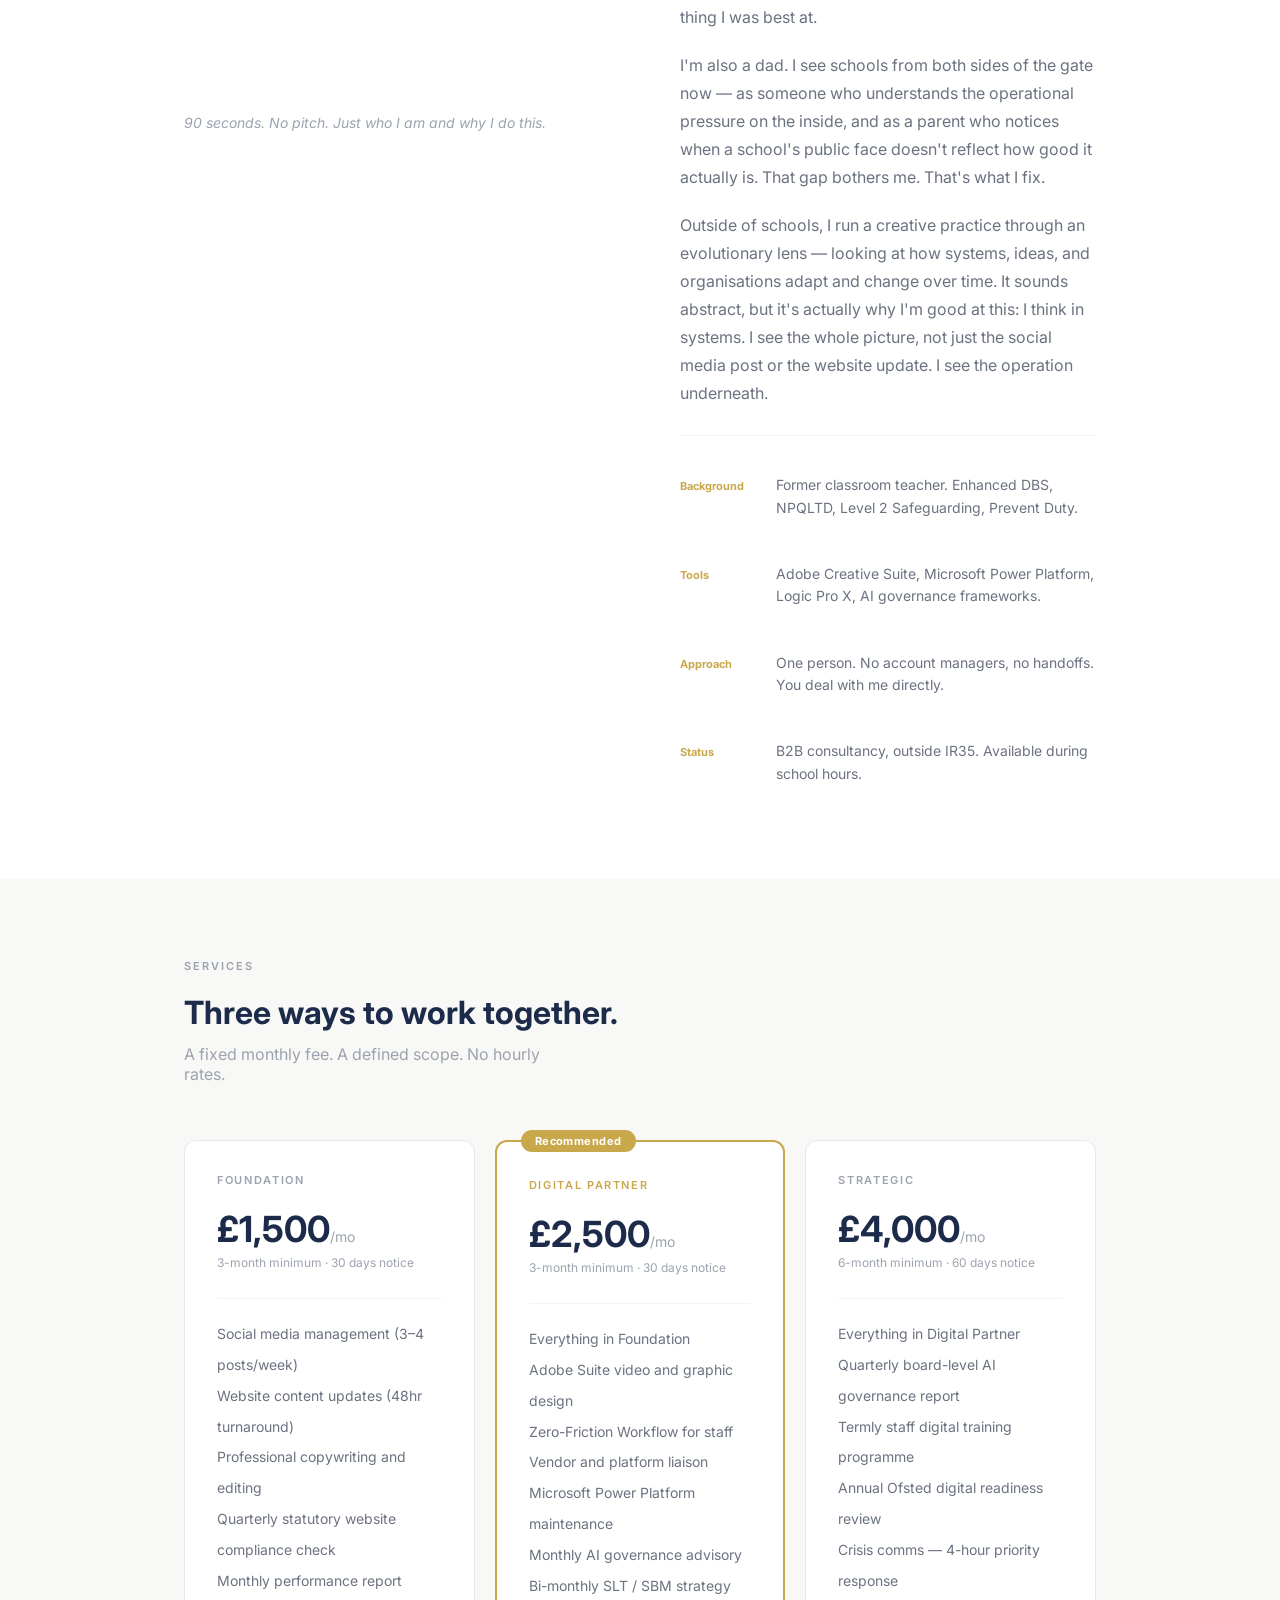
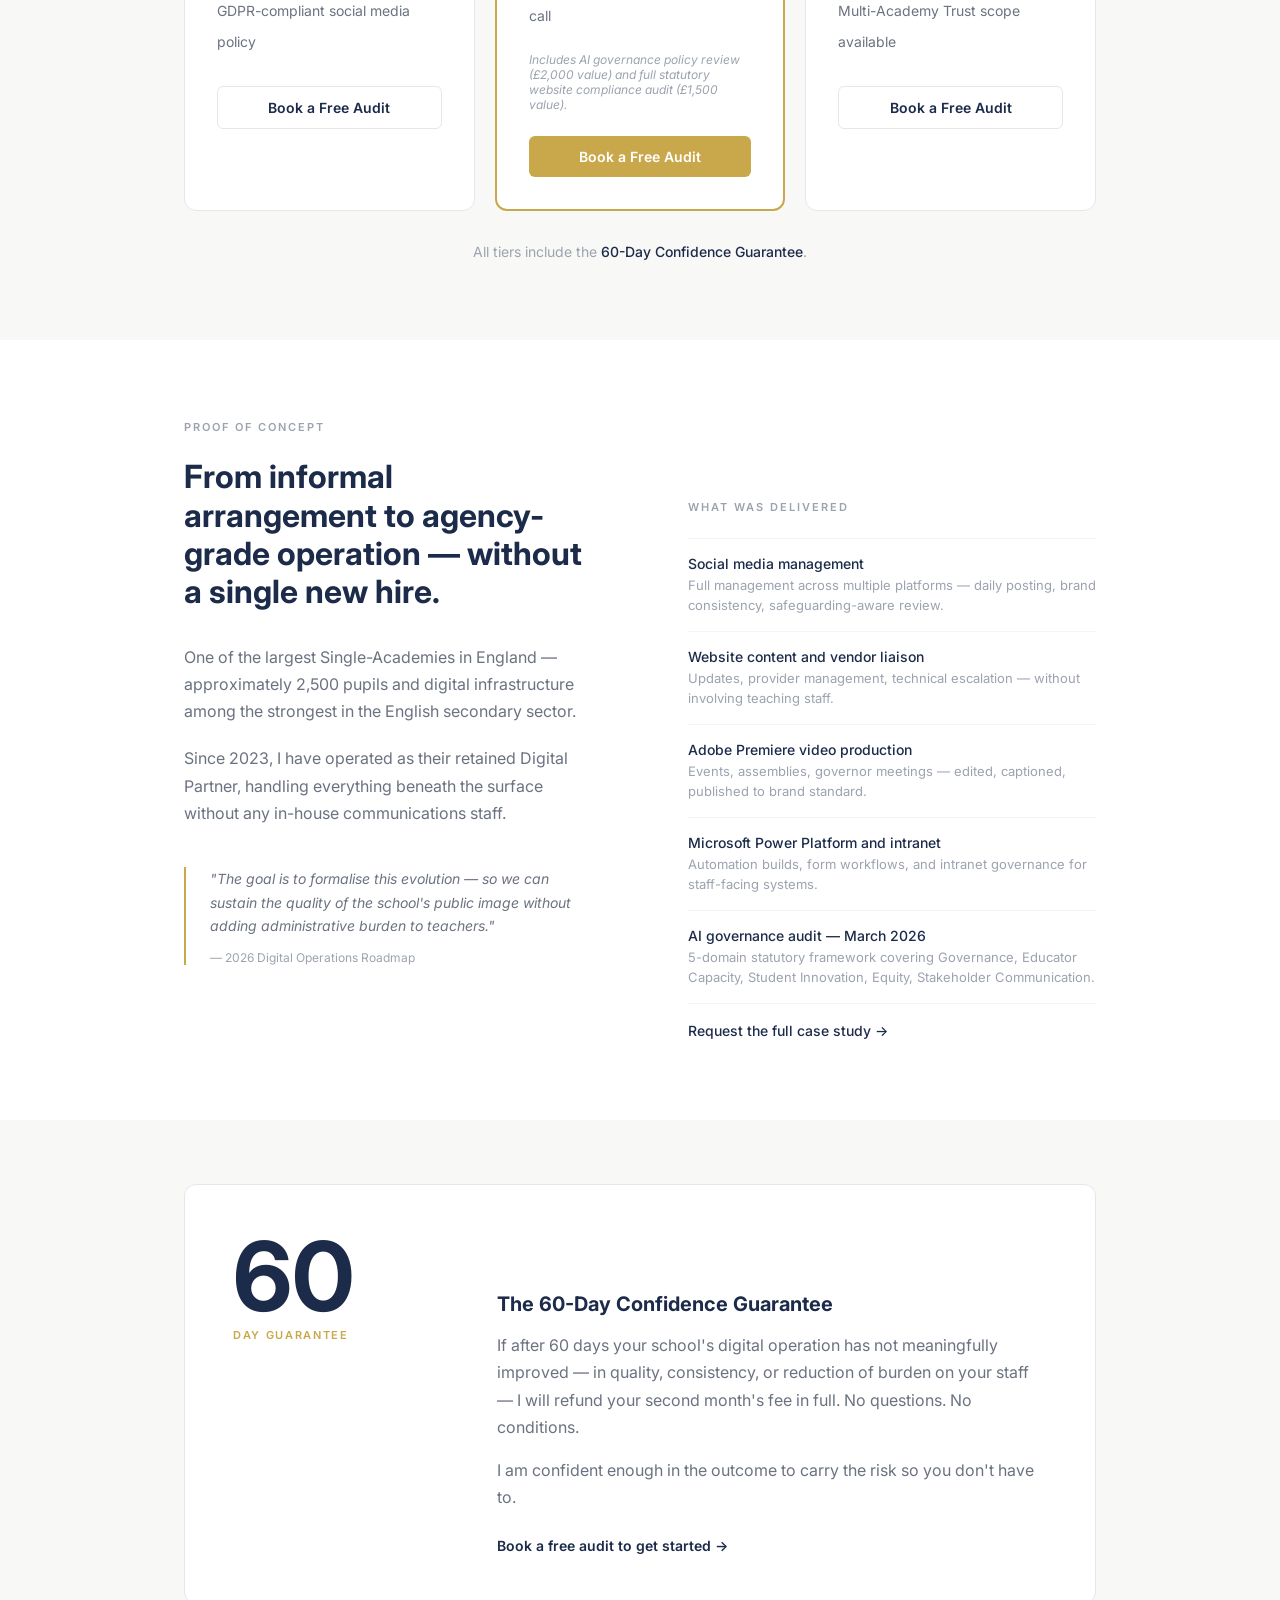
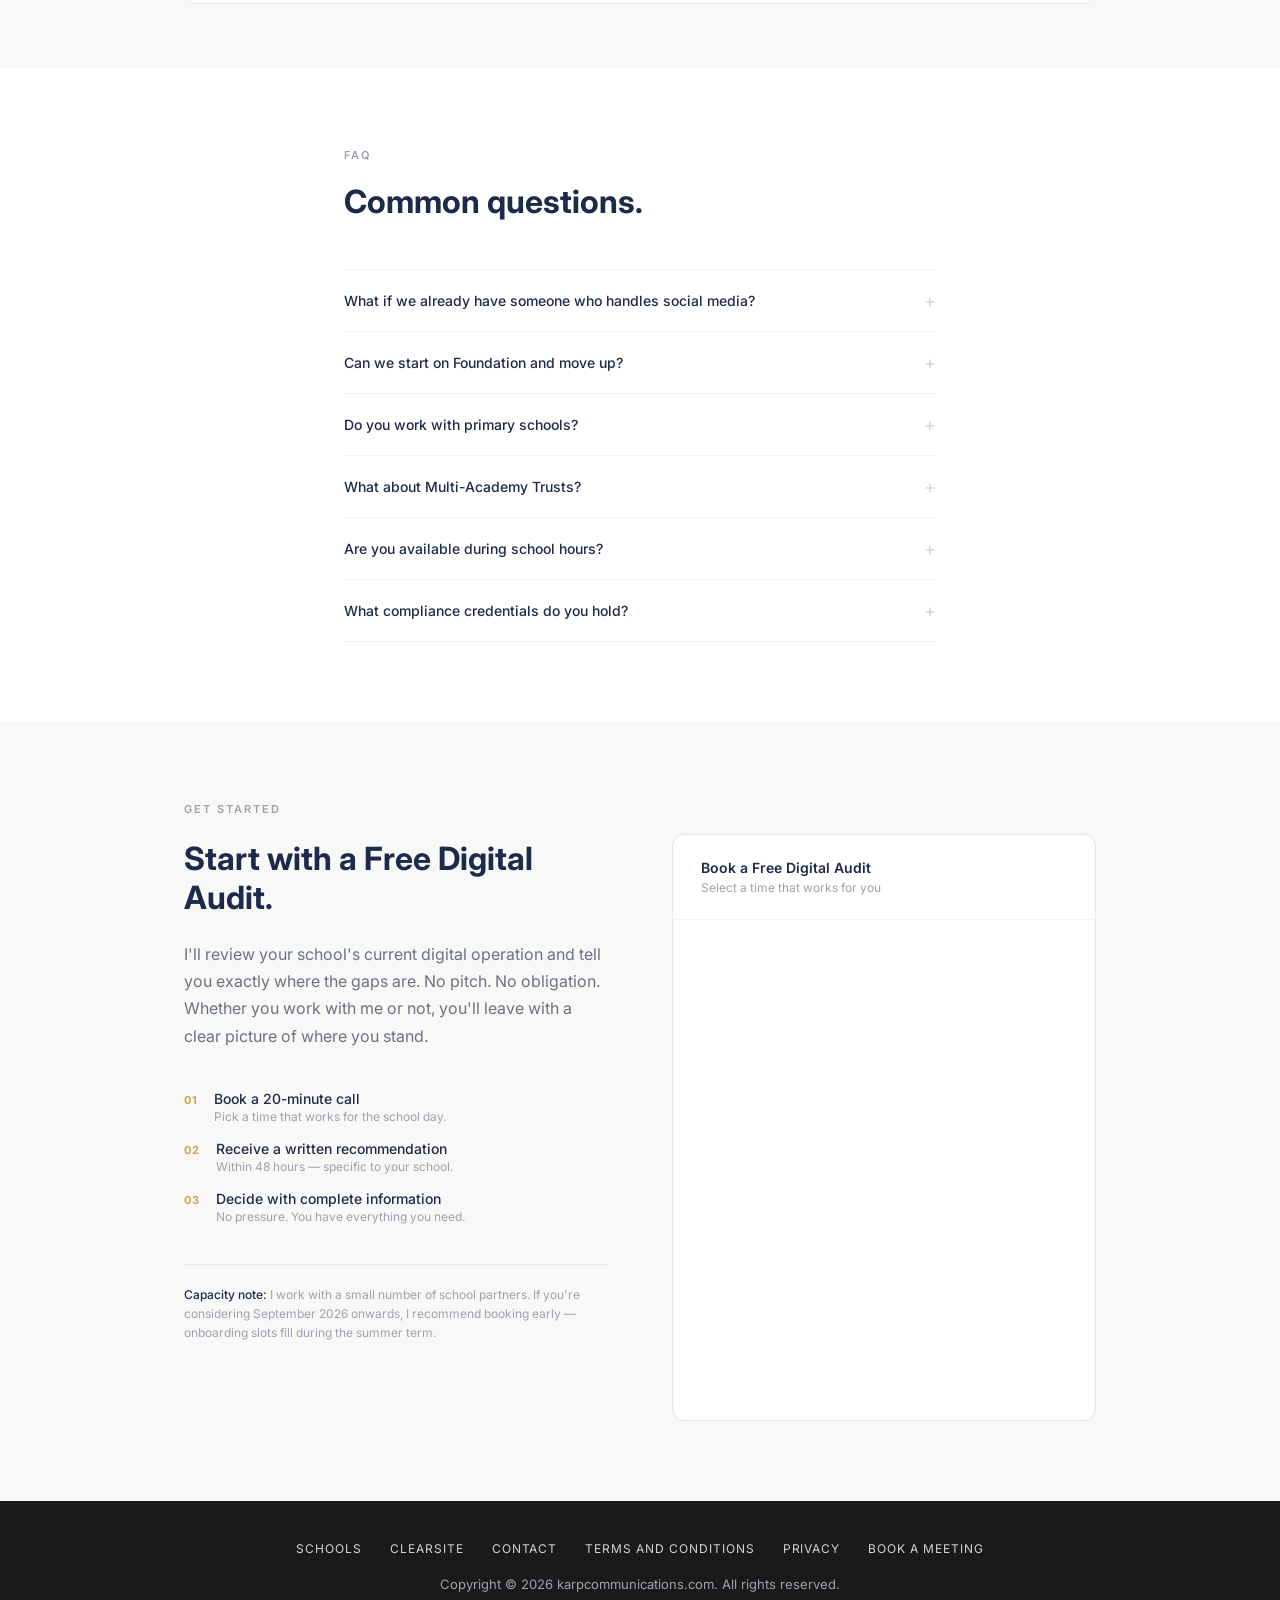
<file: schools/index.html>
<!doctype html>
<html lang="en-GB">
<head>
<meta charset="utf-8">
<meta name="viewport" content="width=device-width, initial-scale=1">
<title>School Digital Partner | Karp Communications</title>
<meta name="description" content="Karp Communications is a school digital partner for UK primary and secondary schools: social media, website, video and AI governance, handled so your staff don't have to.">
<link rel="canonical" href="https://karpcommunications.com/schools/">
<link rel="icon" href="/assets/favicon.svg" type="image/svg+xml">
<meta property="og:site_name" content="karpcommunications.com">
<meta property="og:title" content="School Digital Partner | Karp Communications">
<meta property="og:description" content="Karp Communications is a school digital partner for UK primary and secondary schools: social media, website, video and AI governance, handled so your staff don't have to.">
<meta property="og:url" content="https://karpcommunications.com/schools/">
<meta property="og:type" content="website">
<meta name="twitter:card" content="summary">
<link rel="preconnect" href="https://fonts.googleapis.com">
<link rel="preconnect" href="https://fonts.gstatic.com" crossorigin>
<link href="https://fonts.googleapis.com/css2?family=Inter:wght@300;400;500;600;700&display=swap" rel="stylesheet">
<link rel="stylesheet" href="/assets/site.css">
</head>
<body>
<header class="site-header">
  <a class="brand" href="/">karpcommunications.com</a>
  <nav aria-label="Main"><a href="/">Home</a><a href="/schools/" aria-current="page">Schools</a><a href="/clearsite/">ClearSite</a><a href="/contact/">Contact</a><a href="https://calendly.com/karpcommunications-info/30min" target="_blank" rel="noopener">Book a meeting</a></nav>
</header>
<main>
<style>
  .kc-hero * { box-sizing: border-box; margin: 0; padding: 0; }
  .kc-hero a { text-decoration: none; }
  .kc-hero .kc-hero-ctas { display: flex; flex-direction: column; gap: 12px; }
  @media (min-width: 768px) {
    .kc-hero .kc-hero-inner { padding: 112px 24px 96px; }
    .kc-hero .kc-hero-h1 { font-size: 64px; }
    .kc-hero .kc-hero-sub { font-size: 19px; }
    .kc-hero .kc-hero-ctas { flex-direction: row; }
  }
</style>

<section class="kc-hero" style="width:100%; background:#fff;">
  <div class="kc-hero-inner" style="max-width:960px; margin:0 auto; padding:80px 24px 64px;">

    <!-- Eyebrow -->
    <p style="font-family:'Inter',system-ui,sans-serif; font-size:11px; font-weight:600;
              letter-spacing:0.18em; text-transform:uppercase; color:#9CA3AF; margin-bottom:32px;">
      School Digital Partner · UK Primary &amp; Secondary
    </p>

    <!-- Headline — pain-led -->
    <h1 class="kc-hero-h1" style="font-family:'Inter',system-ui,sans-serif; font-size:42px; font-weight:700;
               line-height:1.1; letter-spacing:-0.02em; color:#1C2B4A; margin-bottom:32px; max-width:740px;">
      Someone at your school is doing a job<br>
      <span style="color:#C9A84C;">that doesn't exist.</span>
    </h1>

    <!-- Sub — bridge from pain to solution -->
    <p class="kc-hero-sub" style="font-family:'Inter',system-ui,sans-serif; font-size:17px; color:#6B7280;
              line-height:1.7; max-width:560px; margin-bottom:40px;">
      Social media, website updates, video editing, AI policy. It's all getting
      done by a teacher or TA who already has a full timetable. I know, because
      I used to be that person. Now I do it for schools professionally, so your
      staff don't have to.
    </p>

    <!-- CTAs -->
    <div class="kc-hero-ctas">
      <a href="/contact/" target="_blank" style="display:inline-flex; align-items:center; gap:8px;
         background:#1C2B4A; color:#fff; font-family:'Inter',system-ui,sans-serif;
         font-size:14px; font-weight:600; padding:14px 28px; border-radius:6px;">
        Book a Free Digital Audit
        <span style="font-size:16px;">→</span>
      </a>
      <a href="#about" style="display:inline-flex; align-items:center; gap:6px;
         color:#6B7280; font-family:'Inter',system-ui,sans-serif;
         font-size:14px; font-weight:500; padding:14px 0;">
       Meet Tamir ↓
      </a>
    </div>

    <!-- Compliance -->
    <p style="font-family:'Inter',system-ui,sans-serif; font-size:11px; color:#9CA3AF;
              margin-top:40px; letter-spacing:0.02em;">
      Enhanced DBS · Level 1 Safeguarding · Prevent Duty · GDPR / DPA 2018 · B2B Outside IR35
    </p>

  </div>
</section>

<style>
  .kc-stats * { box-sizing: border-box; margin: 0; padding: 0; }
  .kc-stats .kc-stats-row {
    display: grid; grid-template-columns: 1fr; gap: 32px;
  }
  @media (min-width: 768px) {
    .kc-stats .kc-stats-inner { padding: 56px 24px; }
    .kc-stats .kc-stats-row { grid-template-columns: 1fr 1fr 1fr; gap: 0; }
    .kc-stats .kc-stat-mid { border-left: 1px solid #E5E7EB; border-right: 1px solid #E5E7EB; padding: 0 40px; }
    .kc-stats .kc-stat-first { padding-right: 40px; }
    .kc-stats .kc-stat-last { padding-left: 40px; }
    .kc-stats .kc-stat-num { font-size: 48px; }
  }
</style>

<section class="kc-stats" style="width:100%; background:#F8F8F6; border-top:1px solid #F3F4F6; border-bottom:1px solid #F3F4F6;">
  <div class="kc-stats-inner" style="max-width:960px; margin:0 auto; padding:48px 24px;">

    <!-- Row 1: Cost vs Value -->
    <div class="kc-stats-row">
      <div class="kc-stat-first">
        <p class="kc-stat-num" style="font-family:'Inter',system-ui,sans-serif; font-size:36px; font-weight:700;
                  color:#1C2B4A; letter-spacing:-0.02em; margin-bottom:8px;">£38–52k</p>
        <p style="font-family:'Inter',system-ui,sans-serif; font-size:12px; color:#9CA3AF;
                  line-height:1.5; max-width:200px;">
          Annual cost of an in-house Communications Officer in London, before on-costs
        </p>
      </div>
      <div class="kc-stat-mid">
        <p class="kc-stat-num" style="font-family:'Inter',system-ui,sans-serif; font-size:36px; font-weight:700;
                  color:#1C2B4A; letter-spacing:-0.02em; margin-bottom:8px;">£2,500</p>
        <p style="font-family:'Inter',system-ui,sans-serif; font-size:12px; color:#9CA3AF;
                  line-height:1.5; max-width:200px;">
          Monthly Digital Partner retainer — full-scope, no overhead
        </p>
      </div>
      <div class="kc-stat-last">
        <p class="kc-stat-num" style="font-family:'Inter',system-ui,sans-serif; font-size:36px; font-weight:700;
                  color:#1C2B4A; letter-spacing:-0.02em; margin-bottom:8px;">60 days</p>
        <p style="font-family:'Inter',system-ui,sans-serif; font-size:12px; color:#9CA3AF;
                  line-height:1.5; max-width:200px;">
          Confidence Guarantee — second month refunded if you don't see improvement
        </p>
      </div>
    </div>

    <!-- Divider -->
    <div style="height:1px; background:#E5E7EB; margin:40px 0;"></div>

    <!-- Row 2: Operational Pain -->
    <div class="kc-stats-row">
      <div class="kc-stat-first">
        <p class="kc-stat-num" style="font-family:'Inter',system-ui,sans-serif; font-size:36px; font-weight:700;
                  color:#1C2B4A; letter-spacing:-0.02em; margin-bottom:8px;">3–5 hrs</p>
        <p style="font-family:'Inter',system-ui,sans-serif; font-size:12px; color:#9CA3AF;
                  line-height:1.5; max-width:200px;">
          Weekly staff time lost to digital tasks outside their job description
        </p>
      </div>
      <div class="kc-stat-mid">
        <p class="kc-stat-num" style="font-family:'Inter',system-ui,sans-serif; font-size:36px; font-weight:700;
                  color:#1C2B4A; letter-spacing:-0.02em; margin-bottom:8px;">40%</p>
        <p style="font-family:'Inter',system-ui,sans-serif; font-size:12px; color:#9CA3AF;
                  line-height:1.5; max-width:200px;">
          Of school digital work handled informally, without dedicated resource
        </p>
      </div>
      <div class="kc-stat-last">
        <p class="kc-stat-num" style="font-family:'Inter',system-ui,sans-serif; font-size:36px; font-weight:700;
                  color:#1C2B4A; letter-spacing:-0.02em; margin-bottom:8px;">0</p>
        <p style="font-family:'Inter',system-ui,sans-serif; font-size:12px; color:#9CA3AF;
                  line-height:1.5; max-width:200px;">
          Statutory requirements for school AI governance — yet schools remain accountable
        </p>
      </div>
    </div>

  </div>
</section>

<style>
  .kc-problem * { box-sizing: border-box; margin: 0; padding: 0; }
  .kc-problem .kc-problem-grid { display: block; }
  .kc-problem .kc-problem-pain { display: grid; grid-template-columns: 1fr 1fr; gap: 32px; }
  @media (min-width: 768px) {
    .kc-problem .kc-problem-inner { padding: 112px 24px; }
    .kc-problem .kc-problem-grid { display: grid; grid-template-columns: 1fr 1fr; gap: 96px; }
    .kc-problem .kc-problem-right { padding-top: 56px; }
    .kc-problem .kc-problem-pain { grid-template-columns: 1fr 1fr 1fr 1fr; }
  }
</style>

<section class="kc-problem" style="width:100%; background:#fff;">
  <div class="kc-problem-inner" style="max-width:960px; margin:0 auto; padding:80px 24px;">

    <div class="kc-problem-grid">

      <!-- Left: Statement -->
      <div>
        <p style="font-family:'Inter',system-ui,sans-serif; font-size:11px; font-weight:600;
                  letter-spacing:0.18em; text-transform:uppercase; color:#9CA3AF; margin-bottom:24px;">
          The Problem
        </p>
        <h2 style="font-family:'Inter',system-ui,sans-serif; font-size:32px; font-weight:700;
                   line-height:1.2; color:#1C2B4A;">
          Most schools are running a full digital operation on the back of informal arrangements.
        </h2>
        <div style="width:40px; height:2px; background:#C9A84C; margin-top:32px;"></div>
      </div>

      <!-- Right: Body copy -->
      <div class="kc-problem-right" style="margin-top:32px;">
        <p style="font-family:'Inter',system-ui,sans-serif; font-size:16px; color:#6B7280;
                  line-height:1.7; margin-bottom:20px;">
          A teacher who is "good with social media." A teaching assistant who posts updates.
          A business manager who chases the website provider when something breaks.
        </p>
        <p style="font-family:'Inter',system-ui,sans-serif; font-size:16px; color:#6B7280;
                  line-height:1.7; margin-bottom:20px;">
          It works — until it doesn't. One unedited recording uploaded. One parent video going
          viral. One Ofsted inspector noting "inconsistent digital communication."
        </p>
        <p style="font-family:'Inter',system-ui,sans-serif; font-size:16px; color:#6B7280;
                  line-height:1.7; margin-bottom:20px;">
          The alternative — a dedicated Communications Officer — costs £38,000–£52,000
          per year before on-costs, management time, and the full overhead of employment.
        </p>
        <p style="font-family:'Inter',system-ui,sans-serif; font-size:16px; color:#1C2B4A;
                  line-height:1.7; font-weight:600;">
          There is a third option.
        </p>
      </div>

    </div>

    <!-- Four pain points -->
    <div class="kc-problem-pain" style="margin-top:80px; border-top:1px solid #F3F4F6; padding-top:48px;">

      <div>
        <p style="font-family:'Inter',system-ui,sans-serif; font-size:14px; font-weight:600;
                  color:#1C2B4A; margin-bottom:8px;">Unpolished video</p>
        <p style="font-family:'Inter',system-ui,sans-serif; font-size:13px; color:#9CA3AF;
                  line-height:1.6;">
          Raw recordings uploaded with no editing, branding, or quality control.
        </p>
      </div>

      <div>
        <p style="font-family:'Inter',system-ui,sans-serif; font-size:14px; font-weight:600;
                  color:#1C2B4A; margin-bottom:8px;">AI compliance gaps</p>
        <p style="font-family:'Inter',system-ui,sans-serif; font-size:13px; color:#9CA3AF;
                  line-height:1.6;">
          AI tools deployed without a DPIA, board governance, or written policy.
        </p>
      </div>

      <div>
        <p style="font-family:'Inter',system-ui,sans-serif; font-size:14px; font-weight:600;
                  color:#1C2B4A; margin-bottom:8px;">Website compliance gaps</p>
        <p style="font-family:'Inter',system-ui,sans-serif; font-size:13px; color:#9CA3AF;
                  line-height:1.6;">
          Missing statutory items the DfE requires schools to publish online. Quietly racking up risk.
        </p>
      </div>

      <div>
        <p style="font-family:'Inter',system-ui,sans-serif; font-size:14px; font-weight:600;
                  color:#1C2B4A; margin-bottom:8px;">Staff time drain</p>
        <p style="font-family:'Inter',system-ui,sans-serif; font-size:13px; color:#9CA3AF;
                  line-height:1.6;">
          Teachers spending evenings on communications work outside their contract.
        </p>
      </div>

    </div>

  </div>
</section>

<style>
  .kc-iceberg * { box-sizing: border-box; margin: 0; padding: 0; }
  .kc-iceberg .kc-iceberg-split { display: block; border: 1px solid #E5E7EB; border-radius: 12px; overflow: hidden; }
  @media (min-width: 768px) {
    .kc-iceberg .kc-iceberg-inner { padding: 112px 24px; }
    .kc-iceberg .kc-iceberg-split { display: grid; grid-template-columns: 1fr 1fr; }
  }
</style>

<section class="kc-iceberg" style="width:100%; background:#F8F8F6;">
  <div class="kc-iceberg-inner" style="max-width:960px; margin:0 auto; padding:80px 24px;">

    <!-- Header -->
    <div style="margin-bottom:56px;">
      <p style="font-family:'Inter',system-ui,sans-serif; font-size:11px; font-weight:600;
                letter-spacing:0.18em; text-transform:uppercase; color:#9CA3AF; margin-bottom:20px;">
        How It Works
      </p>
      <h2 style="font-family:'Inter',system-ui,sans-serif; font-size:32px; font-weight:700;
                 color:#1C2B4A; margin-bottom:16px;">
        The Operational Iceberg™
      </h2>
      <p style="font-family:'Inter',system-ui,sans-serif; font-size:16px; color:#9CA3AF;
                line-height:1.65; max-width:480px;">
        What parents and Ofsted see is the visible tip.
        What makes that possible is the engine running beneath the surface.
      </p>
    </div>

    <!-- Two-panel split -->
    <div class="kc-iceberg-split">

      <!-- Visible -->
      <div style="background:#fff; padding:48px;">
        <p style="font-family:'Inter',system-ui,sans-serif; font-size:11px; font-weight:600;
                  letter-spacing:0.18em; text-transform:uppercase; color:#C9A84C; margin-bottom:28px;">
          Visible — what stakeholders see
        </p>
        <div style="font-family:'Inter',system-ui,sans-serif; font-size:16px; color:#1C2B4A; line-height:2.2;">
          <p>— Professional social media feeds</p>
          <p>— Clean, current website</p>
          <p>— High-quality video content</p>
        </div>
        <p style="font-family:'Inter',system-ui,sans-serif; font-size:12px; color:#9CA3AF;
                  font-style:italic; margin-top:32px; padding-top:24px; border-top:1px solid #F3F4F6;">
          This is what your school is judged on.
        </p>
      </div>

      <!-- Engine -->
      <div style="background:#F3F4F6; padding:48px;">
        <p style="font-family:'Inter',system-ui,sans-serif; font-size:11px; font-weight:600;
                  letter-spacing:0.18em; text-transform:uppercase; color:#C9A84C; margin-bottom:28px;">
          Operational Engine — what I run beneath
        </p>
        <div style="font-family:'Inter',system-ui,sans-serif; font-size:15px; line-height:2.2;">
          <p>
            <span style="color:#1C2B4A; font-weight:500;">— Zero-Friction Workflow</span>
            <span style="color:#6B7280;"> — raw inputs become agency-grade content</span>
          </p>
          <p style="color:#6B7280;">— Adobe Suite design and video post-production</p>
          <p style="color:#6B7280;">— Microsoft Power Platform and intranet governance</p>
          <p style="color:#6B7280;">— Website vendor liaison and platform management</p>
          <p style="color:#6B7280;">— Statutory website compliance monitoring</p>
          <p style="color:#6B7280;">— AI governance advisory and board-level reporting</p>
        </div>
      </div>

    </div>

    <!-- Tagline -->
    <p style="font-family:'Inter',system-ui,sans-serif; font-size:17px; font-weight:500;
              color:#1C2B4A; text-align:center; margin-top:40px;">
      Teachers submit raw material.
      <span style="color:#C9A84C;">Everything else is handled.</span>
    </p>

  </div>
</section>

<style>
<div id="target-section"></div>
  .kc-meet * { box-sizing: border-box; margin: 0; padding: 0; }
  .kc-meet a { text-decoration: none; }
  .kc-meet .kc-meet-grid { display: block; }
  @media (min-width: 768px) {
    .kc-meet .kc-meet-inner { padding: 112px 24px; }
    .kc-meet .kc-meet-grid { display: grid; grid-template-columns: 1fr 1fr; gap: 80px; }
    .kc-meet .kc-meet-right { padding-top: 8px; }
  }
</style>

<section class="kc-meet" id="about" style="width:100%; background:#fff;">
  <div class="kc-meet-inner" style="max-width:960px; margin:0 auto; padding:80px 24px;">

    <div class="kc-meet-grid">

      <!-- Left: Video + personal intro -->
      <div>
        <p style="font-family:'Inter',system-ui,sans-serif; font-size:11px; font-weight:600;
                  letter-spacing:0.18em; text-transform:uppercase; color:#9CA3AF; margin-bottom:24px;">
          Meet Tamir
        </p>

        <!-- Video Embed (Square Cropped + Rounded Corners) -->
        <div style="position:relative; padding-bottom:100%; height:0; overflow:hidden;
                    border-radius:24px; transform:translateZ(0); background:#FFFFFF; margin-bottom:32px;">
          
          <div style="position: relative; padding-bottom: 100%; height: 0;"><iframe src="https://www.loom.com/embed/5a7d4b91580c400cb62c62820acfe569" frameborder="0" webkitallowfullscreen mozallowfullscreen allowfullscreen style="position: absolute; top: 0; left:; width: 100%; height: 100%;"></iframe>
        </div>
</div>
        <p style="font-family:'Inter',system-ui,sans-serif; font-size:14px; color:#9CA3AF;
                  font-style:italic; line-height:1.6;">
          90 seconds. No pitch. Just who I am and why I do this.
        </p>
      </div>

      <!-- Right: Personal bio -->
      <div class="kc-meet-right" style="margin-top:32px;">

        <blockquote style="font-family:'Inter',system-ui,sans-serif; font-size:24px; font-weight:700;
                           line-height:1.3; color:#1C2B4A; margin-bottom:28px;">
          "I'm a former classroom teacher, a father, and someone who is genuinely fascinated by how things evolve."
        </blockquote>

        <p style="font-family:'Inter',system-ui,sans-serif; font-size:16px; color:#6B7280;
                  line-height:1.75; margin-bottom:20px;">
          I didn't plan to end up doing this. I was a teacher. I loved the classroom. But I kept
          getting pulled into the digital side of school life — building things, fixing things,
          making things look the way they should. Eventually I realised that the thing I was doing
          on the side was the thing I was best at.
        </p>

        <p style="font-family:'Inter',system-ui,sans-serif; font-size:16px; color:#6B7280;
                  line-height:1.75; margin-bottom:20px;">
          I'm also a dad. I see schools from both sides of the gate now — as someone who
          understands the operational pressure on the inside, and as a parent who notices when a
          school's public face doesn't reflect how good it actually is. That gap bothers me.
          That's what I fix.
        </p>

        <p style="font-family:'Inter',system-ui,sans-serif; font-size:16px; color:#6B7280;
                  line-height:1.75; margin-bottom:28px;">
          Outside of schools, I run a creative practice through an evolutionary lens — looking at
          how systems, ideas, and organisations adapt and change over time. It sounds abstract,
          but it's actually why I'm good at this: I think in systems. I see the whole picture, not
          just the social media post or the website update. I see the operation underneath.
        </p>

        <div style="border-top:1px solid #F3F4F6; padding-top:24px;">

          <div style="display:flex; align-items:baseline; gap:16px; margin-bottom:16px;">
            <span style="font-family:'Inter',system-ui,sans-serif; font-size:11px; font-weight:700;
                         color:#C9A84C; min-width:80px;">Background</span>
            <p style="font-family:'Inter',system-ui,sans-serif; font-size:14px; color:#6B7280; line-height:1.6;">
              Former classroom teacher. Enhanced DBS, NPQLTD, Level 2 Safeguarding, Prevent Duty.
            </p>
          </div>

          <div style="display:flex; align-items:baseline; gap:16px; margin-bottom:16px;">
            <span style="font-family:'Inter',system-ui,sans-serif; font-size:11px; font-weight:700;
                         color:#C9A84C; min-width:80px;">Tools</span>
            <p style="font-family:'Inter',system-ui,sans-serif; font-size:14px; color:#6B7280; line-height:1.6;">
              Adobe Creative Suite, Microsoft Power Platform, Logic Pro X, AI governance frameworks.
            </p>
          </div>

          <div style="display:flex; align-items:baseline; gap:16px; margin-bottom:16px;">
            <span style="font-family:'Inter',system-ui,sans-serif; font-size:11px; font-weight:700;
                         color:#C9A84C; min-width:80px;">Approach</span>
            <p style="font-family:'Inter',system-ui,sans-serif; font-size:14px; color:#6B7280; line-height:1.6;">
              One person. No account managers, no handoffs. You deal with me directly.
            </p>
          </div>

          <div style="display:flex; align-items:baseline; gap:16px;">
            <span style="font-family:'Inter',system-ui,sans-serif; font-size:11px; font-weight:700;
                         color:#C9A84C; min-width:80px;">Status</span>
            <p style="font-family:'Inter',system-ui,sans-serif; font-size:14px; color:#6B7280; line-height:1.6;">
              B2B consultancy, outside IR35. Available during school hours.
            </p>
          </div>

        </div>

      </div>
    </div>

  </div>
</section>

<style>
  .kc-svc * { box-sizing: border-box; margin: 0; padding: 0; }
  .kc-svc a { text-decoration: none; }
  .kc-svc .kc-svc-cards { display: block; }
  .kc-svc .kc-svc-card { margin-bottom: 20px; }
  @media (min-width: 768px) {
    .kc-svc .kc-svc-inner { padding: 112px 24px; }
    .kc-svc .kc-svc-cards { display: grid; grid-template-columns: 1fr 1fr 1fr; gap: 20px; }
    .kc-svc .kc-svc-card { margin-bottom: 0; }
  }
</style>

<section class="kc-svc" id="services" style="width:100%; background:#F8F8F6;">
  <div class="kc-svc-inner" style="max-width:960px; margin:0 auto; padding:80px 24px;">

    <!-- Header -->
    <div style="margin-bottom:56px;">
      <p style="font-family:'Inter',system-ui,sans-serif; font-size:11px; font-weight:600;
                letter-spacing:0.18em; text-transform:uppercase; color:#9CA3AF; margin-bottom:20px;">
        Services
      </p>
      <h2 style="font-family:'Inter',system-ui,sans-serif; font-size:32px; font-weight:700;
                 color:#1C2B4A; margin-bottom:12px;">
        Three ways to work together.
      </h2>
      <p style="font-family:'Inter',system-ui,sans-serif; font-size:16px; color:#9CA3AF; max-width:400px;">
        A fixed monthly fee. A defined scope. No hourly rates.
      </p>
    </div>

    <!-- Cards -->
    <div class="kc-svc-cards">

      <!-- Foundation -->
      <div class="kc-svc-card" style="background:#fff; border:1px solid #E5E7EB; border-radius:12px; padding:32px;">
        <p style="font-family:'Inter',system-ui,sans-serif; font-size:11px; font-weight:600;
                  letter-spacing:0.15em; text-transform:uppercase; color:#9CA3AF; margin-bottom:20px;">
          Foundation
        </p>
        <p style="font-family:'Inter',system-ui,sans-serif; font-size:36px; font-weight:700; color:#1C2B4A;">
          £1,500<span style="font-size:14px; font-weight:400; color:#9CA3AF;">/mo</span>
        </p>
        <p style="font-family:'Inter',system-ui,sans-serif; font-size:12px; color:#9CA3AF; margin-top:4px; margin-bottom:28px;">
          3-month minimum · 30 days notice
        </p>

        <div style="border-top:1px solid #F3F4F6; padding-top:20px;">
          <p style="font-family:'Inter',system-ui,sans-serif; font-size:14px; color:#6B7280; line-height:2.2;">
            Social media management (3–4 posts/week)<br>
            Website content updates (48hr turnaround)<br>
            Professional copywriting and editing<br>
            Quarterly statutory website compliance check<br>
            Monthly performance report<br>
            GDPR-compliant social media policy
          </p>
        </div>

        <a href="/contact/" style="display:block; text-align:center; margin-top:28px;
           border:1px solid #E5E7EB; color:#1C2B4A; font-family:'Inter',system-ui,sans-serif;
           font-size:14px; font-weight:600; padding:12px; border-radius:6px;">
          Book a Free Audit 
        </a>
      </div>

      <!-- Digital Partner — Recommended -->
      <div class="kc-svc-card" style="background:#fff; border:2px solid #C9A84C; border-radius:12px;
                                       padding:32px; position:relative;">
        <span style="position:absolute; top:-12px; left:24px; background:#C9A84C; color:#fff;
                     font-family:'Inter',system-ui,sans-serif; font-size:11px; font-weight:700;
                     padding:4px 14px; border-radius:20px; letter-spacing:0.04em;">
          Recommended
        </span>
        <p style="font-family:'Inter',system-ui,sans-serif; font-size:11px; font-weight:600;
                  letter-spacing:0.15em; text-transform:uppercase; color:#C9A84C; margin-bottom:20px; margin-top:4px;">
          Digital Partner
        </p>
        <p style="font-family:'Inter',system-ui,sans-serif; font-size:36px; font-weight:700; color:#1C2B4A;">
          £2,500<span style="font-size:14px; font-weight:400; color:#9CA3AF;">/mo</span>
        </p>
        <p style="font-family:'Inter',system-ui,sans-serif; font-size:12px; color:#9CA3AF; margin-top:4px; margin-bottom:28px;">
          3-month minimum · 30 days notice
        </p>

        <div style="border-top:1px solid #F3F4F6; padding-top:20px;">
          <p style="font-family:'Inter',system-ui,sans-serif; font-size:14px; color:#6B7280; line-height:2.2;">
            Everything in Foundation<br>
            Adobe Suite video and graphic design<br>
            Zero-Friction Workflow for staff<br>
            Vendor and platform liaison<br>
            Microsoft Power Platform maintenance<br>
            Monthly AI governance advisory<br>
            Bi-monthly SLT / SBM strategy call
          </p>
        </div>

        <p style="font-family:'Inter',system-ui,sans-serif; font-size:12px; color:#9CA3AF;
                  font-style:italic; margin-top:20px;">
          Includes AI governance policy review (£2,000 value) and full statutory website compliance audit (£1,500 value).
        </p>

        <a href="/contact/" style="display:block; text-align:center; margin-top:24px;
           background:#C9A84C; color:#fff; font-family:'Inter',system-ui,sans-serif;
           font-size:14px; font-weight:600; padding:12px; border-radius:6px;">
          Book a Free Audit
        </a>
      </div>

      <!-- Strategic -->
      <div class="kc-svc-card" style="background:#fff; border:1px solid #E5E7EB; border-radius:12px; padding:32px;">
        <p style="font-family:'Inter',system-ui,sans-serif; font-size:11px; font-weight:600;
                  letter-spacing:0.15em; text-transform:uppercase; color:#9CA3AF; margin-bottom:20px;">
          Strategic
        </p>
        <p style="font-family:'Inter',system-ui,sans-serif; font-size:36px; font-weight:700; color:#1C2B4A;">
          £4,000<span style="font-size:14px; font-weight:400; color:#9CA3AF;">/mo</span>
        </p>
        <p style="font-family:'Inter',system-ui,sans-serif; font-size:12px; color:#9CA3AF; margin-top:4px; margin-bottom:28px;">
          6-month minimum · 60 days notice
        </p>

        <div style="border-top:1px solid #F3F4F6; padding-top:20px;">
          <p style="font-family:'Inter',system-ui,sans-serif; font-size:14px; color:#6B7280; line-height:2.2;">
            Everything in Digital Partner<br>
            Quarterly board-level AI governance report<br>
            Termly staff digital training programme<br>
            Annual Ofsted digital readiness review<br>
            Crisis comms — 4-hour priority response<br>
            Multi-Academy Trust scope available
          </p>
        </div>

        <a href="/contact/" style="display:block; text-align:center; margin-top:28px;
           border:1px solid #E5E7EB; color:#1C2B4A; font-family:'Inter',system-ui,sans-serif;
           font-size:14px; font-weight:600; padding:12px; border-radius:6px;">
          Book a Free Audit
        </a>
      </div>

    </div>

    <!-- Guarantee note -->
    <p style="font-family:'Inter',system-ui,sans-serif; font-size:14px; color:#9CA3AF;
              text-align:center; margin-top:32px;">
      All tiers include the <span style="color:#1C2B4A; font-weight:500;">60-Day Confidence Guarantee</span>.
    </p>

  </div>
</section>

<style>
  .kc-proof * { box-sizing: border-box; margin: 0; padding: 0; }
  .kc-proof a { text-decoration: none; }
  .kc-proof .kc-proof-grid { display: block; }
  @media (min-width: 768px) {
    .kc-proof .kc-proof-inner { padding: 112px 24px; }
    .kc-proof .kc-proof-grid { display: grid; grid-template-columns: 1fr 1fr; gap: 96px; }
    .kc-proof .kc-proof-right { padding-top: 48px; }
  }
</style>

<section class="kc-proof" id="proof" style="width:100%; background:#fff;">
  <div class="kc-proof-inner" style="max-width:960px; margin:0 auto; padding:80px 24px;">

    <div class="kc-proof-grid">

      <!-- Left -->
      <div>
        <p style="font-family:'Inter',system-ui,sans-serif; font-size:11px; font-weight:600;
                  letter-spacing:0.18em; text-transform:uppercase; color:#9CA3AF; margin-bottom:24px;">
          Proof of Concept
        </p>
        <h2 style="font-family:'Inter',system-ui,sans-serif; font-size:32px; font-weight:700;
                   line-height:1.2; color:#1C2B4A; margin-bottom:32px;">
          From informal arrangement to agency-grade operation — without a single new hire.
        </h2>
        <p style="font-family:'Inter',system-ui,sans-serif; font-size:16px; color:#6B7280;
                  line-height:1.7; margin-bottom:20px;">
          One of the largest Single-Academies in England —
          approximately 2,500 pupils and digital infrastructure among the strongest in the
          English secondary sector.
        </p>
        <p style="font-family:'Inter',system-ui,sans-serif; font-size:16px; color:#6B7280;
                  line-height:1.7; margin-bottom:40px;">
          Since 2023, I have operated as their retained Digital Partner, handling everything
          beneath the surface without any in-house communications staff.
        </p>

        <!-- Quote -->
        <div style="border-left:2px solid #C9A84C; padding-left:24px;">
          <p style="font-family:'Inter',system-ui,sans-serif; font-size:14px; color:#6B7280;
                    line-height:1.7; font-style:italic;">
            "The goal is to formalise this evolution — so we can sustain the quality of the
            school's public image without adding administrative burden to teachers."
          </p>
          <p style="font-family:'Inter',system-ui,sans-serif; font-size:12px; color:#9CA3AF; margin-top:12px;">
            — 2026 Digital Operations Roadmap
          </p>
        </div>
      </div>

      <!-- Right: Deliverables -->
      <div class="kc-proof-right" style="margin-top:32px;">
        <p style="font-family:'Inter',system-ui,sans-serif; font-size:11px; font-weight:600;
                  letter-spacing:0.18em; text-transform:uppercase; color:#9CA3AF; margin-bottom:24px;">
          What was delivered
        </p>

        <div style="border-top:1px solid #F3F4F6; padding:16px 0;">
          <p style="font-family:'Inter',system-ui,sans-serif; font-size:14px; font-weight:500; color:#1C2B4A; margin-bottom:4px;">
            Social media management</p>
          <p style="font-family:'Inter',system-ui,sans-serif; font-size:13px; color:#9CA3AF; line-height:1.5;">
            Full management across multiple platforms — daily posting, brand consistency, safeguarding-aware review.</p>
        </div>

        <div style="border-top:1px solid #F3F4F6; padding:16px 0;">
          <p style="font-family:'Inter',system-ui,sans-serif; font-size:14px; font-weight:500; color:#1C2B4A; margin-bottom:4px;">
            Website content and vendor liaison</p>
          <p style="font-family:'Inter',system-ui,sans-serif; font-size:13px; color:#9CA3AF; line-height:1.5;">
            Updates, provider management, technical escalation — without involving teaching staff.</p>
        </div>

        <div style="border-top:1px solid #F3F4F6; padding:16px 0;">
          <p style="font-family:'Inter',system-ui,sans-serif; font-size:14px; font-weight:500; color:#1C2B4A; margin-bottom:4px;">
            Adobe Premiere video production</p>
          <p style="font-family:'Inter',system-ui,sans-serif; font-size:13px; color:#9CA3AF; line-height:1.5;">
            Events, assemblies, governor meetings — edited, captioned, published to brand standard.</p>
        </div>

        <div style="border-top:1px solid #F3F4F6; padding:16px 0;">
          <p style="font-family:'Inter',system-ui,sans-serif; font-size:14px; font-weight:500; color:#1C2B4A; margin-bottom:4px;">
            Microsoft Power Platform and intranet</p>
          <p style="font-family:'Inter',system-ui,sans-serif; font-size:13px; color:#9CA3AF; line-height:1.5;">
            Automation builds, form workflows, and intranet governance for staff-facing systems.</p>
        </div>

        <div style="border-top:1px solid #F3F4F6; padding:16px 0;">
          <p style="font-family:'Inter',system-ui,sans-serif; font-size:14px; font-weight:500; color:#1C2B4A; margin-bottom:4px;">
            AI governance audit — March 2026</p>
          <p style="font-family:'Inter',system-ui,sans-serif; font-size:13px; color:#9CA3AF; line-height:1.5;">
            5-domain statutory framework covering Governance, Educator Capacity, Student Innovation, Equity, Stakeholder Communication.</p>
        </div>

        <div style="border-top:1px solid #F3F4F6; padding-top:16px;">
          <a href="#contact" style="font-family:'Inter',system-ui,sans-serif; font-size:14px;
             font-weight:500; color:#1C2B4A;">
            Request the full case study →
          </a>
        </div>

      </div>
    </div>

  </div>
</section>

<style>
  .kc-guar * { box-sizing: border-box; margin: 0; padding: 0; }
  .kc-guar a { text-decoration: none; }
  .kc-guar .kc-guar-grid { display: block; }
  @media (min-width: 768px) {
    .kc-guar .kc-guar-grid { display: grid; grid-template-columns: 200px 1fr; gap: 64px; align-items: baseline; }
  }
</style>

<section class="kc-guar" style="width:100%; background:#F8F8F6; padding:64px 0;">
  <div style="max-width:960px; margin:0 auto; padding:0 24px;">
    <div style="background:#fff; border:1px solid #E5E7EB; border-radius:12px; padding:48px;">

      <div class="kc-guar-grid">

        <!-- Large number -->
        <div style="margin-bottom:24px;">
          <p style="font-family:'Inter',system-ui,sans-serif; font-size:96px; font-weight:700;
                    color:#1C2B4A; line-height:0.9;">60</p>
          <p style="font-family:'Inter',system-ui,sans-serif; font-size:11px; font-weight:600;
                    letter-spacing:0.15em; text-transform:uppercase; color:#C9A84C; margin-top:8px;">
            Day Guarantee
          </p>
        </div>

        <!-- Copy -->
        <div>
          <h3 style="font-family:'Inter',system-ui,sans-serif; font-size:20px; font-weight:700;
                     color:#1C2B4A; margin-bottom:16px;">
            The 60-Day Confidence Guarantee
          </h3>
          <p style="font-family:'Inter',system-ui,sans-serif; font-size:16px; color:#6B7280;
                    line-height:1.7; margin-bottom:16px;">
            If after 60 days your school's digital operation has not meaningfully improved —
            in quality, consistency, or reduction of burden on your staff — I will refund
            your second month's fee in full. No questions. No conditions.
          </p>
          <p style="font-family:'Inter',system-ui,sans-serif; font-size:16px; color:#6B7280;
                    line-height:1.7; margin-bottom:24px;">
            I am confident enough in the outcome to carry the risk so you don't have to.
          </p>
          <a href="#contact" style="font-family:'Inter',system-ui,sans-serif; font-size:14px;
             font-weight:600; color:#1C2B4A;">
            Book a free audit to get started →
          </a>
        </div>

      </div>
    </div>
  </div>
</section>

<style>
  .kc-faq * { box-sizing: border-box; margin: 0; padding: 0; }
  .kc-faq details { border-top: 1px solid #F3F4F6; }
  .kc-faq details:last-child { border-bottom: 1px solid #F3F4F6; }
  .kc-faq summary { cursor: pointer; list-style: none; }
  .kc-faq summary::-webkit-details-marker { display: none; }
  .kc-faq summary::marker { display: none; }
  .kc-faq details[open] summary .kc-faq-icon { transform: rotate(45deg); }
  @media (min-width: 768px) {
    .kc-faq .kc-faq-inner { padding: 112px 24px; }
  }
</style>

<section class="kc-faq" id="faq" style="width:100%; background:#fff;">
  <div class="kc-faq-inner" style="max-width:640px; margin:0 auto; padding:80px 24px;">

    <div style="margin-bottom:48px;">
      <p style="font-family:'Inter',system-ui,sans-serif; font-size:11px; font-weight:600;
                letter-spacing:0.18em; text-transform:uppercase; color:#9CA3AF; margin-bottom:20px;">
        FAQ
      </p>
      <h2 style="font-family:'Inter',system-ui,sans-serif; font-size:32px; font-weight:700; color:#1C2B4A;">
        Common questions.
      </h2>
    </div>

    <!-- Q1 -->
    <details>
      <summary style="display:flex; align-items:center; justify-content:space-between; gap:16px; padding:20px 0;">
        <span style="font-family:'Inter',system-ui,sans-serif; font-size:14px; font-weight:500; color:#1C2B4A;">
          What if we already have someone who handles social media?
        </span>
        <span class="kc-faq-icon" style="font-size:18px; color:#D1D5DB; transition:transform 0.2s; flex-shrink:0;">+</span>
      </summary>
      <p style="font-family:'Inter',system-ui,sans-serif; font-size:14px; color:#6B7280;
                line-height:1.7; padding-bottom:20px;">
        The Zero-Friction Workflow reduces burden, not creates conflict. In most schools,
        a member of staff spends 3–5 hours per week on digital tasks outside their role.
        I take that work entirely. If there is genuine overlap, we scope accordingly —
        you only pay for what I deliver.
      </p>
    </details>

    <!-- Q2 -->
    <details>
      <summary style="display:flex; align-items:center; justify-content:space-between; gap:16px; padding:20px 0;">
        <span style="font-family:'Inter',system-ui,sans-serif; font-size:14px; font-weight:500; color:#1C2B4A;">
          Can we start on Foundation and move up?
        </span>
        <span class="kc-faq-icon" style="font-size:18px; color:#D1D5DB; transition:transform 0.2s; flex-shrink:0;">+</span>
      </summary>
      <p style="font-family:'Inter',system-ui,sans-serif; font-size:14px; color:#6B7280;
                line-height:1.7; padding-bottom:20px;">
        Yes. Most clients start at Digital Partner, but Foundation is a valid entry point.
        Tier upgrades happen at any point with 30 days' notice. In practice, the Digital
        Partner scope tends to expand rather than contract once in place.
      </p>
    </details>

    <!-- Q3 -->
    <details>
      <summary style="display:flex; align-items:center; justify-content:space-between; gap:16px; padding:20px 0;">
        <span style="font-family:'Inter',system-ui,sans-serif; font-size:14px; font-weight:500; color:#1C2B4A;">
          Do you work with primary schools?
        </span>
        <span class="kc-faq-icon" style="font-size:18px; color:#D1D5DB; transition:transform 0.2s; flex-shrink:0;">+</span>
      </summary>
      <p style="font-family:'Inter',system-ui,sans-serif; font-size:14px; color:#6B7280;
                line-height:1.7; padding-bottom:20px;">
        Yes. All three tiers are available to primary schools. Foundation is typically the right
        starting point for smaller primaries. Strategic is designed for larger primaries,
        federations, or those with governing board AI governance obligations.
      </p>
    </details>

    <!-- Q4 -->
    <details>
      <summary style="display:flex; align-items:center; justify-content:space-between; gap:16px; padding:20px 0;">
        <span style="font-family:'Inter',system-ui,sans-serif; font-size:14px; font-weight:500; color:#1C2B4A;">
          What about Multi-Academy Trusts?
        </span>
        <span class="kc-faq-icon" style="font-size:18px; color:#D1D5DB; transition:transform 0.2s; flex-shrink:0;">+</span>
      </summary>
      <p style="font-family:'Inter',system-ui,sans-serif; font-size:14px; color:#6B7280;
                line-height:1.7; padding-bottom:20px;">
        MAT engagements are scoped individually under the Strategic tier. A single contract
        covering 3–6 schools is available at a blended rate. Contact me directly for a bespoke proposal.
      </p>
    </details>

    <!-- Q5 -->
    <details>
      <summary style="display:flex; align-items:center; justify-content:space-between; gap:16px; padding:20px 0;">
        <span style="font-family:'Inter',system-ui,sans-serif; font-size:14px; font-weight:500; color:#1C2B4A;">
          Are you available during school hours?
        </span>
        <span class="kc-faq-icon" style="font-size:18px; color:#D1D5DB; transition:transform 0.2s; flex-shrink:0;">+</span>
      </summary>
      <p style="font-family:'Inter',system-ui,sans-serif; font-size:14px; color:#6B7280;
                line-height:1.7; padding-bottom:20px;">
        Yes — this is a core value proposition. As a B2B partner rather than a freelancer working
        evenings, I am available during business hours for urgent requests, vendor calls, and
        platform issues.
      </p>
    </details>

    <!-- Q6 -->
    <details>
      <summary style="display:flex; align-items:center; justify-content:space-between; gap:16px; padding:20px 0;">
        <span style="font-family:'Inter',system-ui,sans-serif; font-size:14px; font-weight:500; color:#1C2B4A;">
          What compliance credentials do you hold?
        </span>
        <span class="kc-faq-icon" style="font-size:18px; color:#D1D5DB; transition:transform 0.2s; flex-shrink:0;">+</span>
      </summary>
      <p style="font-family:'Inter',system-ui,sans-serif; font-size:14px; color:#6B7280;
                line-height:1.7; padding-bottom:20px;">
        Enhanced DBS, Level 1 Safeguarding, and Prevent Duty training are all current.
        A GDPR-compliant Data Processing Agreement is signed at onboarding. All work is
        contracted as B2B consultancy services, outside IR35. Certificates available on request.
      </p>
    </details>

  </div>
</section>

<style>
  .kc-cta * { box-sizing: border-box; margin: 0; padding: 0; }
  .kc-cta a { text-decoration: none; }
  .kc-cta .kc-cta-grid { display: block; }
  @media (min-width: 768px) {
    .kc-cta .kc-cta-inner { padding: 112px 24px; }
    .kc-cta .kc-cta-grid { display: grid; grid-template-columns: 1fr 1fr; gap: 64px; }
  }
</style>

<section class="kc-cta" id="contact" style="width:100%; background:#F8F8F6;">
  <div class="kc-cta-inner" style="max-width:960px; margin:0 auto; padding:80px 24px;">

    <div class="kc-cta-grid">

      <!-- Left -->
      <div>
        <p style="font-family:'Inter',system-ui,sans-serif; font-size:11px; font-weight:600;
                  letter-spacing:0.18em; text-transform:uppercase; color:#9CA3AF; margin-bottom:24px;">
          Get Started
        </p>
        <h2 style="font-family:'Inter',system-ui,sans-serif; font-size:32px; font-weight:700;
                   color:#1C2B4A; line-height:1.2; margin-bottom:24px;">
          Start with a Free Digital Audit.
        </h2>
        <p style="font-family:'Inter',system-ui,sans-serif; font-size:16px; color:#6B7280;
                  line-height:1.7; margin-bottom:40px;">
          I'll review your school's current digital operation and tell you exactly where the
          gaps are. No pitch. No obligation. Whether you work with me or not, you'll leave
          with a clear picture of where you stand.
        </p>

        <!-- Steps -->
        <div style="margin-bottom:16px; display:flex; align-items:baseline; gap:16px;">
          <span style="font-family:'Inter',system-ui,sans-serif; font-size:11px; font-weight:700;
                       color:#C9A84C; letter-spacing:0.1em;">01</span>
          <div>
            <p style="font-family:'Inter',system-ui,sans-serif; font-size:14px; font-weight:500; color:#1C2B4A;">
              Book a 20-minute call</p>
            <p style="font-family:'Inter',system-ui,sans-serif; font-size:12px; color:#9CA3AF; margin-top:2px;">
              Pick a time that works for the school day.</p>
          </div>
        </div>

        <div style="margin-bottom:16px; display:flex; align-items:baseline; gap:16px;">
          <span style="font-family:'Inter',system-ui,sans-serif; font-size:11px; font-weight:700;
                       color:#C9A84C; letter-spacing:0.1em;">02</span>
          <div>
            <p style="font-family:'Inter',system-ui,sans-serif; font-size:14px; font-weight:500; color:#1C2B4A;">
              Receive a written recommendation</p>
            <p style="font-family:'Inter',system-ui,sans-serif; font-size:12px; color:#9CA3AF; margin-top:2px;">
              Within 48 hours — specific to your school.</p>
          </div>
        </div>

        <div style="margin-bottom:40px; display:flex; align-items:baseline; gap:16px;">
          <span style="font-family:'Inter',system-ui,sans-serif; font-size:11px; font-weight:700;
                       color:#C9A84C; letter-spacing:0.1em;">03</span>
          <div>
            <p style="font-family:'Inter',system-ui,sans-serif; font-size:14px; font-weight:500; color:#1C2B4A;">
              Decide with complete information</p>
            <p style="font-family:'Inter',system-ui,sans-serif; font-size:12px; color:#9CA3AF; margin-top:2px;">
              No pressure. You have everything you need.</p>
          </div>
        </div>

        <p style="font-family:'Inter',system-ui,sans-serif; font-size:12px; color:#9CA3AF;
                  line-height:1.6; border-top:1px solid #E5E7EB; padding-top:20px;">
          <span style="color:#1C2B4A; font-weight:500;">Capacity note:</span> I work with a small number
          of school partners. If you're considering September 2026 onwards, I recommend booking
          early — onboarding slots fill during the summer term.
        </p>
      </div>

      <!-- Right: Calendly embed -->
      <div style="background:#fff; border:1px solid #E5E7EB; border-radius:12px; overflow:hidden; margin-top:32px;">
        <div style="padding:24px 28px; border-bottom:1px solid #F3F4F6;">
          <p style="font-family:'Inter',system-ui,sans-serif; font-size:14px; font-weight:600; color:#1C2B4A;">
            Book a Free Digital Audit
          </p>
          <p style="font-family:'Inter',system-ui,sans-serif; font-size:12px; color:#9CA3AF; margin-top:4px;">
            Select a time that works for you
          </p>
        </div>
        <!-- REPLACE URL BELOW -->
        <iframe
          src="https://calendly.com/karpcommunications-info/"
          width="100%"
          height="500"
          frameborder="0"
          style="border:none; min-width:320px; display:block;"
          title="Book a Free Digital Audit">
        </iframe>
      </div>

    </div>
  </div>
</section>
</main>
<footer class="site-footer">
  <nav aria-label="Footer">
    <a href="/schools/">Schools</a>
    <a href="/clearsite/">ClearSite</a>
    <a href="/contact/">Contact</a>
    <a href="/terms-and-conditions/">Terms and conditions</a>
    <a href="/privacy/">Privacy</a>
    <a href="https://calendly.com/karpcommunications-info/30min" target="_blank" rel="noopener">Book a meeting</a>
  </nav>
  <p>Copyright &copy; 2026 karpcommunications.com. All rights reserved.</p>
</footer>
</body>
</html>
</file>
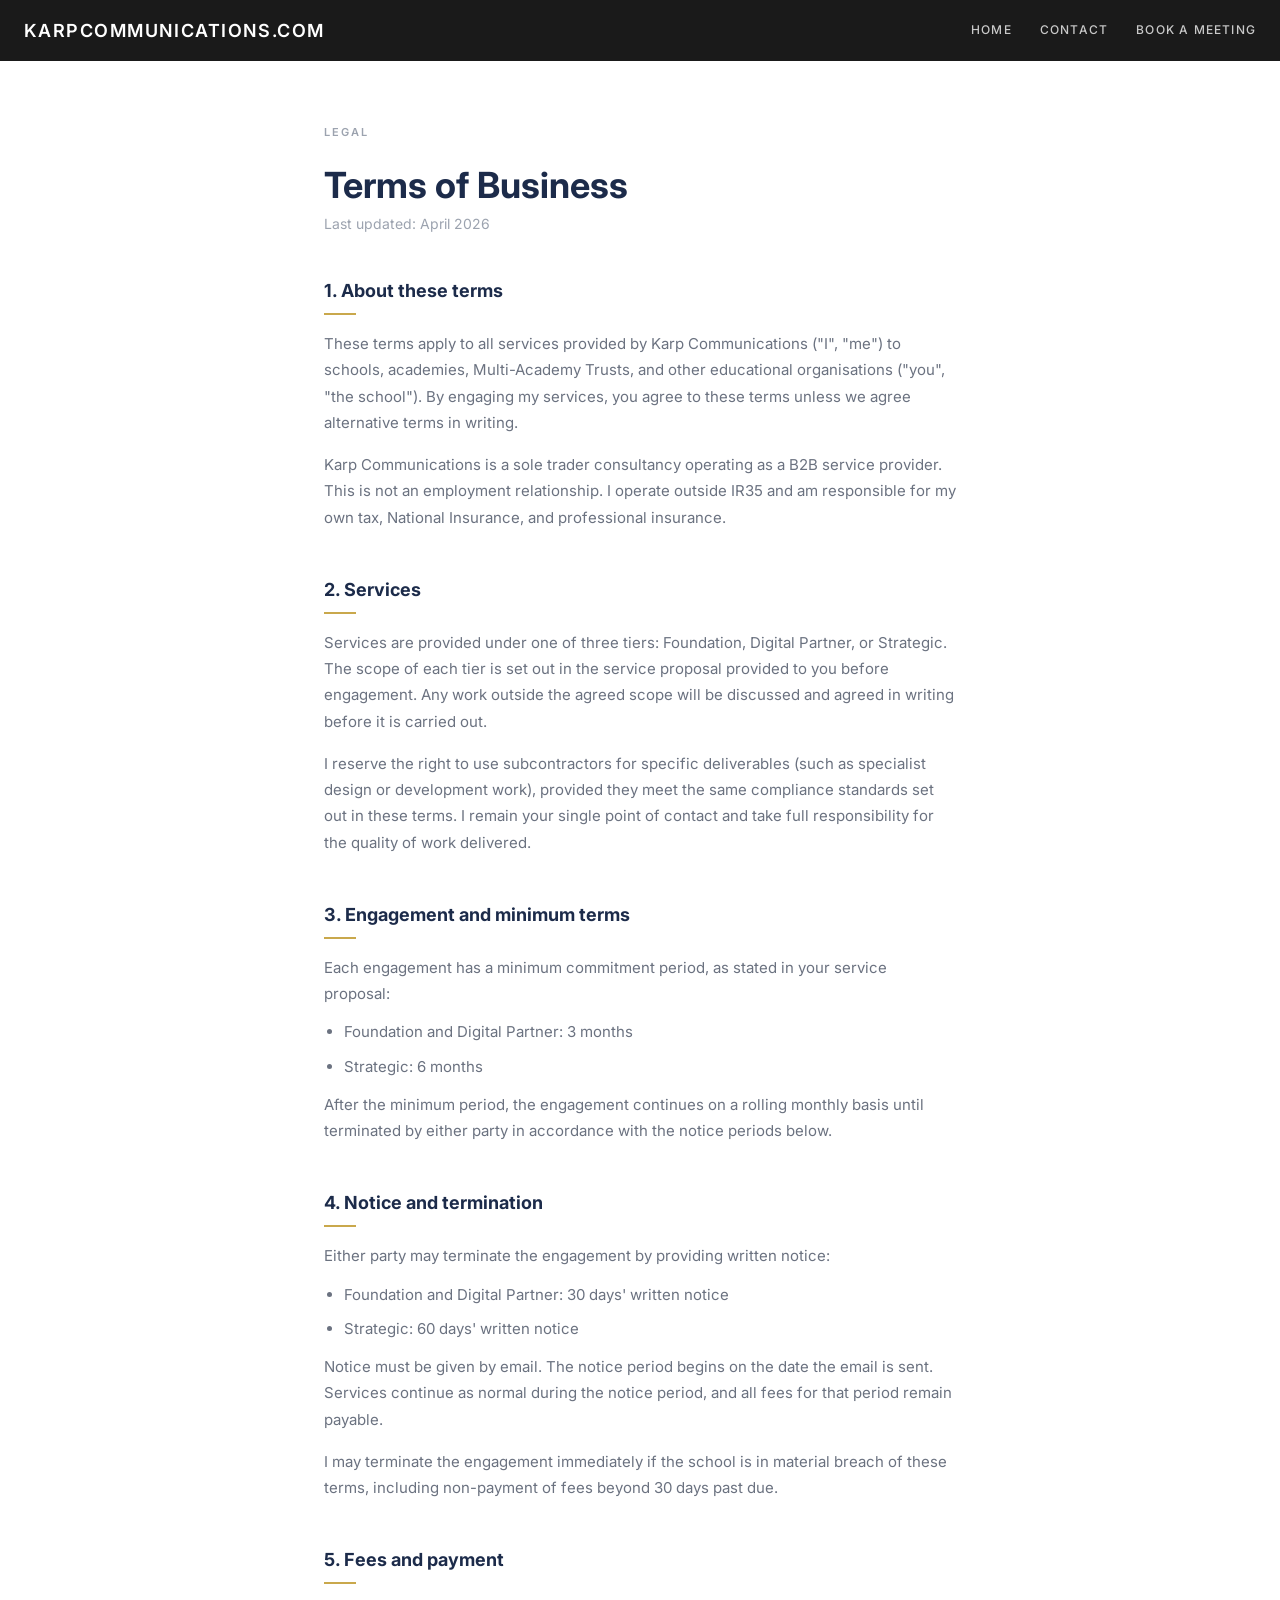
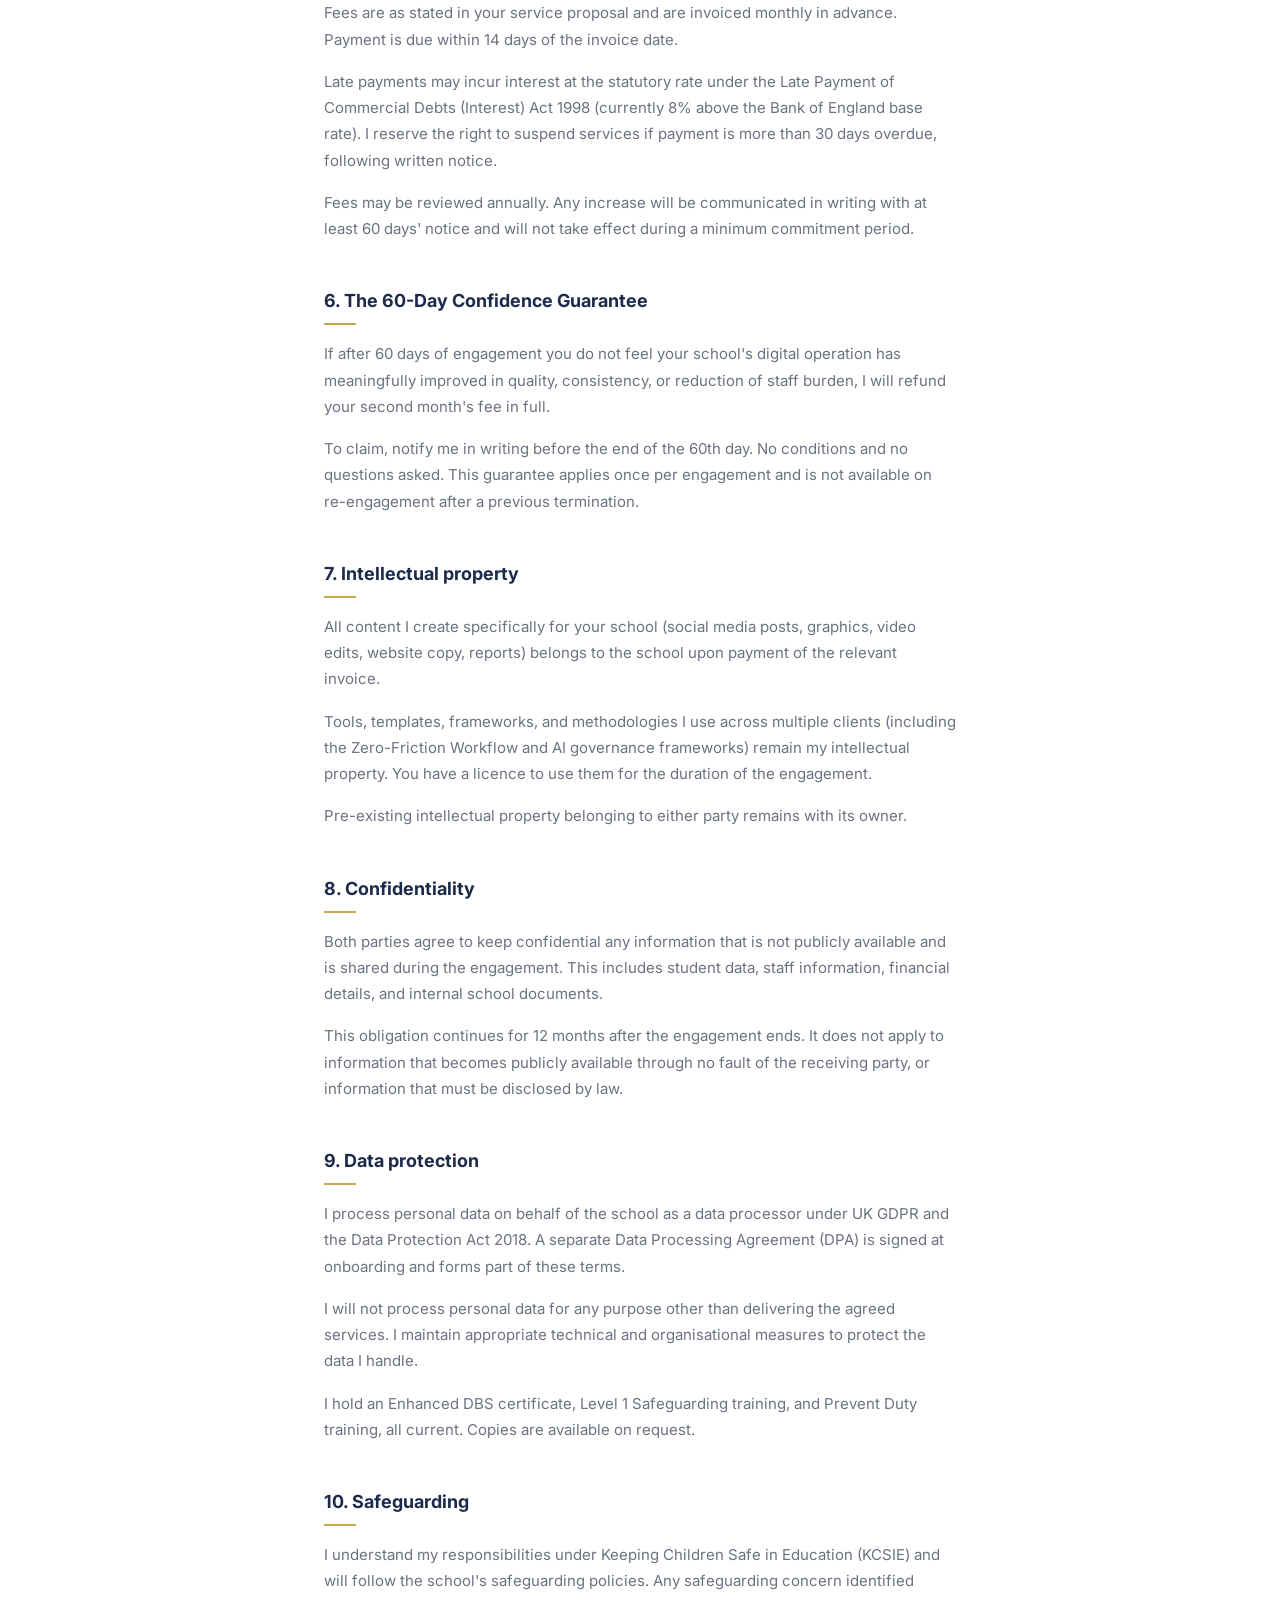
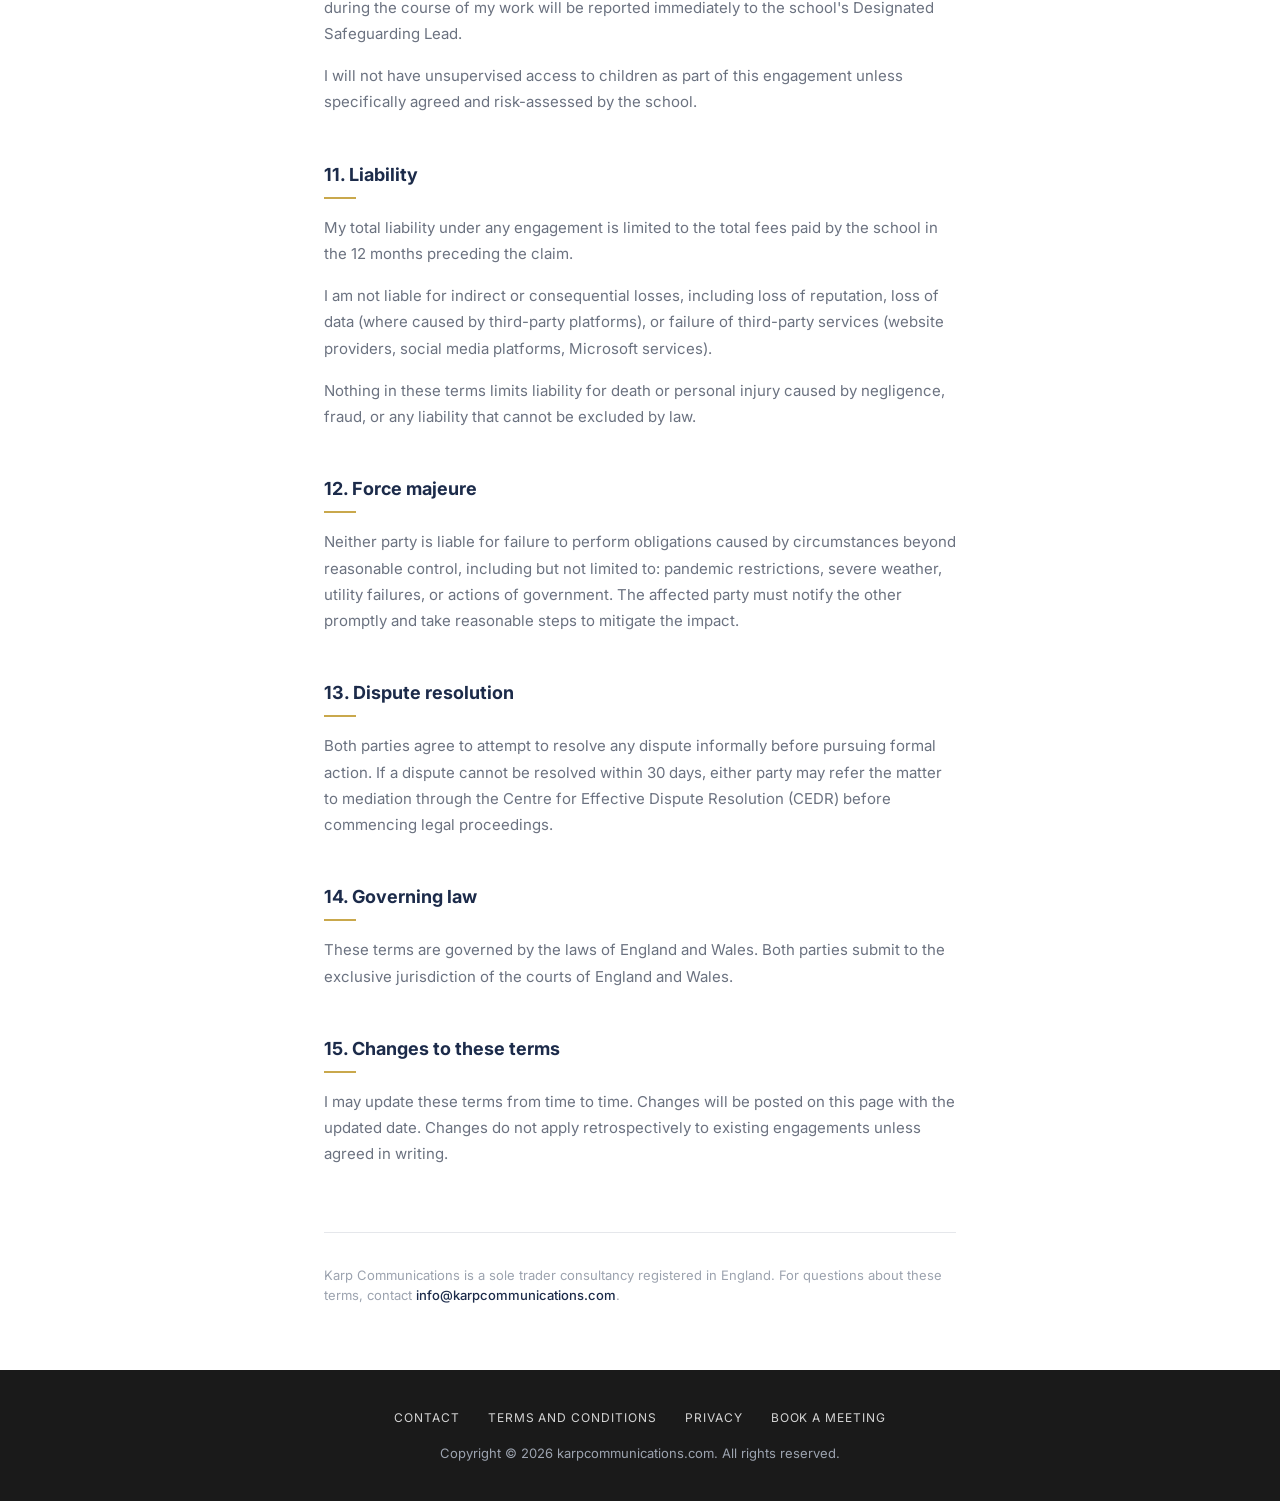
<file: terms-and-conditions/index.html>
<!doctype html>
<html lang="en-GB">
<head>
<meta charset="utf-8">
<meta name="viewport" content="width=device-width, initial-scale=1">
<title>Karp Communications Terms and Conditions</title>
<meta name="description" content="Review the terms and conditions of Karp Communications.">
<link rel="canonical" href="https://karpcommunications.com/terms-and-conditions/">
<link rel="icon" href="/assets/favicon.svg" type="image/svg+xml">
<meta property="og:site_name" content="karpcommunications.com">
<meta property="og:title" content="Karp Communications Terms and Conditions">
<meta property="og:description" content="Review the terms and conditions of Karp Communications.">
<meta property="og:url" content="https://karpcommunications.com/terms-and-conditions/">
<meta property="og:type" content="website">
<meta name="twitter:card" content="summary">
<link rel="preconnect" href="https://fonts.googleapis.com">
<link rel="preconnect" href="https://fonts.gstatic.com" crossorigin>
<link href="https://fonts.googleapis.com/css2?family=Inter:wght@300;400;500;600;700&display=swap" rel="stylesheet">
<link rel="stylesheet" href="/assets/site.css">
</head>
<body>
<header class="site-header">
  <a class="brand" href="/">karpcommunications.com</a>
  <nav aria-label="Main"><a href="/">Home</a><a href="/contact/">Contact</a><a href="https://calendly.com/karpcommunications-info/30min" target="_blank" rel="noopener">Book a meeting</a></nav>
</header>
<main>
<div class="kc-legal"><style>
  .kc-terms * { box-sizing: border-box; margin: 0; padding: 0; }
  .kc-terms h2 { margin-top: 48px; }
  .kc-terms p + p { margin-top: 16px; }
  .kc-terms ul { margin-top: 12px; margin-bottom: 12px; padding-left: 20px; }
  .kc-terms li { margin-bottom: 8px; }
  @media (min-width: 768px) {
    .kc-terms .kc-terms-inner { padding: 96px 24px 80px; }
  }
</style>

<section class="kc-terms" style="width:100%; background:#fff;">
  <div class="kc-terms-inner" style="max-width:680px; margin:0 auto; padding:64px 24px;">

    <p style="font-family:'Inter',system-ui,sans-serif; font-size:11px; font-weight:600;
              letter-spacing:0.18em; text-transform:uppercase; color:#9CA3AF; margin-bottom:24px;">
      Legal
    </p>

    <h1 style="font-family:'Inter',system-ui,sans-serif; font-size:36px; font-weight:700;
               color:#1C2B4A; margin-bottom:8px;">
      Terms of Business
    </h1>

    <p style="font-family:'Inter',system-ui,sans-serif; font-size:14px; color:#9CA3AF; margin-bottom:48px;">
      Last updated: April 2026
    </p>

    <!-- 1 -->
    <h2 style="font-family:'Inter',system-ui,sans-serif; font-size:18px; font-weight:700; color:#1C2B4A;">
      1. About these terms
    </h2>
    <div style="width:32px; height:2px; background:#C9A84C; margin:12px 0 16px;"></div>
    <p style="font-family:'Inter',system-ui,sans-serif; font-size:15px; color:#6B7280; line-height:1.75;">
      These terms apply to all services provided by Karp Communications ("I", "me") to schools,
      academies, Multi-Academy Trusts, and other educational organisations ("you", "the school").
      By engaging my services, you agree to these terms unless we agree alternative terms in writing.
    </p>
    <p style="font-family:'Inter',system-ui,sans-serif; font-size:15px; color:#6B7280; line-height:1.75;">
      Karp Communications is a sole trader consultancy operating as a B2B service provider.
      This is not an employment relationship. I operate outside IR35 and am responsible for my
      own tax, National Insurance, and professional insurance.
    </p>

    <!-- 2 -->
    <h2 style="font-family:'Inter',system-ui,sans-serif; font-size:18px; font-weight:700; color:#1C2B4A;">
      2. Services
    </h2>
    <div style="width:32px; height:2px; background:#C9A84C; margin:12px 0 16px;"></div>
    <p style="font-family:'Inter',system-ui,sans-serif; font-size:15px; color:#6B7280; line-height:1.75;">
      Services are provided under one of three tiers: Foundation, Digital Partner, or Strategic.
      The scope of each tier is set out in the service proposal provided to you before engagement.
      Any work outside the agreed scope will be discussed and agreed in writing before it is carried out.
    </p>
    <p style="font-family:'Inter',system-ui,sans-serif; font-size:15px; color:#6B7280; line-height:1.75;">
      I reserve the right to use subcontractors for specific deliverables (such as specialist
      design or development work), provided they meet the same compliance standards set out in
      these terms. I remain your single point of contact and take full responsibility for the
      quality of work delivered.
    </p>

    <!-- 3 -->
    <h2 style="font-family:'Inter',system-ui,sans-serif; font-size:18px; font-weight:700; color:#1C2B4A;">
      3. Engagement and minimum terms
    </h2>
    <div style="width:32px; height:2px; background:#C9A84C; margin:12px 0 16px;"></div>
    <p style="font-family:'Inter',system-ui,sans-serif; font-size:15px; color:#6B7280; line-height:1.75;">
      Each engagement has a minimum commitment period, as stated in your service proposal:
    </p>
    <ul style="font-family:'Inter',system-ui,sans-serif; font-size:15px; color:#6B7280; line-height:1.75;">
      <li>Foundation and Digital Partner: 3 months</li>
      <li>Strategic: 6 months</li>
    </ul>
    <p style="font-family:'Inter',system-ui,sans-serif; font-size:15px; color:#6B7280; line-height:1.75;">
      After the minimum period, the engagement continues on a rolling monthly basis until
      terminated by either party in accordance with the notice periods below.
    </p>

    <!-- 4 -->
    <h2 style="font-family:'Inter',system-ui,sans-serif; font-size:18px; font-weight:700; color:#1C2B4A;">
      4. Notice and termination
    </h2>
    <div style="width:32px; height:2px; background:#C9A84C; margin:12px 0 16px;"></div>
    <p style="font-family:'Inter',system-ui,sans-serif; font-size:15px; color:#6B7280; line-height:1.75;">
      Either party may terminate the engagement by providing written notice:
    </p>
    <ul style="font-family:'Inter',system-ui,sans-serif; font-size:15px; color:#6B7280; line-height:1.75;">
      <li>Foundation and Digital Partner: 30 days' written notice</li>
      <li>Strategic: 60 days' written notice</li>
    </ul>
    <p style="font-family:'Inter',system-ui,sans-serif; font-size:15px; color:#6B7280; line-height:1.75;">
      Notice must be given by email. The notice period begins on the date the email is sent.
      Services continue as normal during the notice period, and all fees for that period remain payable.
    </p>
    <p style="font-family:'Inter',system-ui,sans-serif; font-size:15px; color:#6B7280; line-height:1.75;">
      I may terminate the engagement immediately if the school is in material breach of these terms,
      including non-payment of fees beyond 30 days past due.
    </p>

    <!-- 5 -->
    <h2 style="font-family:'Inter',system-ui,sans-serif; font-size:18px; font-weight:700; color:#1C2B4A;">
      5. Fees and payment
    </h2>
    <div style="width:32px; height:2px; background:#C9A84C; margin:12px 0 16px;"></div>
    <p style="font-family:'Inter',system-ui,sans-serif; font-size:15px; color:#6B7280; line-height:1.75;">
      Fees are as stated in your service proposal and are invoiced monthly in advance.
      Payment is due within 14 days of the invoice date.
    </p>
    <p style="font-family:'Inter',system-ui,sans-serif; font-size:15px; color:#6B7280; line-height:1.75;">
      Late payments may incur interest at the statutory rate under the Late Payment of Commercial
      Debts (Interest) Act 1998 (currently 8% above the Bank of England base rate). I reserve the
      right to suspend services if payment is more than 30 days overdue, following written notice.
    </p>
    <p style="font-family:'Inter',system-ui,sans-serif; font-size:15px; color:#6B7280; line-height:1.75;">
      Fees may be reviewed annually. Any increase will be communicated in writing with at least
      60 days' notice and will not take effect during a minimum commitment period.
    </p>

    <!-- 6 -->
    <h2 style="font-family:'Inter',system-ui,sans-serif; font-size:18px; font-weight:700; color:#1C2B4A;">
      6. The 60-Day Confidence Guarantee
    </h2>
    <div style="width:32px; height:2px; background:#C9A84C; margin:12px 0 16px;"></div>
    <p style="font-family:'Inter',system-ui,sans-serif; font-size:15px; color:#6B7280; line-height:1.75;">
      If after 60 days of engagement you do not feel your school's digital operation has meaningfully
      improved in quality, consistency, or reduction of staff burden, I will refund your second
      month's fee in full.
    </p>
    <p style="font-family:'Inter',system-ui,sans-serif; font-size:15px; color:#6B7280; line-height:1.75;">
      To claim, notify me in writing before the end of the 60th day. No conditions and no questions
      asked. This guarantee applies once per engagement and is not available on re-engagement
      after a previous termination.
    </p>

    <!-- 7 -->
    <h2 style="font-family:'Inter',system-ui,sans-serif; font-size:18px; font-weight:700; color:#1C2B4A;">
      7. Intellectual property
    </h2>
    <div style="width:32px; height:2px; background:#C9A84C; margin:12px 0 16px;"></div>
    <p style="font-family:'Inter',system-ui,sans-serif; font-size:15px; color:#6B7280; line-height:1.75;">
      All content I create specifically for your school (social media posts, graphics, video edits,
      website copy, reports) belongs to the school upon payment of the relevant invoice.
    </p>
    <p style="font-family:'Inter',system-ui,sans-serif; font-size:15px; color:#6B7280; line-height:1.75;">
      Tools, templates, frameworks, and methodologies I use across multiple clients (including the
      Zero-Friction Workflow and AI governance frameworks) remain my intellectual property. You have
      a licence to use them for the duration of the engagement.
    </p>
    <p style="font-family:'Inter',system-ui,sans-serif; font-size:15px; color:#6B7280; line-height:1.75;">
      Pre-existing intellectual property belonging to either party remains with its owner.
    </p>

    <!-- 8 -->
    <h2 style="font-family:'Inter',system-ui,sans-serif; font-size:18px; font-weight:700; color:#1C2B4A;">
      8. Confidentiality
    </h2>
    <div style="width:32px; height:2px; background:#C9A84C; margin:12px 0 16px;"></div>
    <p style="font-family:'Inter',system-ui,sans-serif; font-size:15px; color:#6B7280; line-height:1.75;">
      Both parties agree to keep confidential any information that is not publicly available and is
      shared during the engagement. This includes student data, staff information, financial details,
      and internal school documents.
    </p>
    <p style="font-family:'Inter',system-ui,sans-serif; font-size:15px; color:#6B7280; line-height:1.75;">
      This obligation continues for 12 months after the engagement ends. It does not apply to
      information that becomes publicly available through no fault of the receiving party, or
      information that must be disclosed by law.
    </p>

    <!-- 9 -->
    <h2 style="font-family:'Inter',system-ui,sans-serif; font-size:18px; font-weight:700; color:#1C2B4A;">
      9. Data protection
    </h2>
    <div style="width:32px; height:2px; background:#C9A84C; margin:12px 0 16px;"></div>
    <p style="font-family:'Inter',system-ui,sans-serif; font-size:15px; color:#6B7280; line-height:1.75;">
      I process personal data on behalf of the school as a data processor under UK GDPR and the
      Data Protection Act 2018. A separate Data Processing Agreement (DPA) is signed at onboarding
      and forms part of these terms.
    </p>
    <p style="font-family:'Inter',system-ui,sans-serif; font-size:15px; color:#6B7280; line-height:1.75;">
      I will not process personal data for any purpose other than delivering the agreed services.
      I maintain appropriate technical and organisational measures to protect the data I handle.
    </p>
    <p style="font-family:'Inter',system-ui,sans-serif; font-size:15px; color:#6B7280; line-height:1.75;">
      I hold an Enhanced DBS certificate, Level 1 Safeguarding training, and Prevent Duty training,
      all current. Copies are available on request.
    </p>

    <!-- 10 -->
    <h2 style="font-family:'Inter',system-ui,sans-serif; font-size:18px; font-weight:700; color:#1C2B4A;">
      10. Safeguarding
    </h2>
    <div style="width:32px; height:2px; background:#C9A84C; margin:12px 0 16px;"></div>
    <p style="font-family:'Inter',system-ui,sans-serif; font-size:15px; color:#6B7280; line-height:1.75;">
      I understand my responsibilities under Keeping Children Safe in Education (KCSIE) and will
      follow the school's safeguarding policies. Any safeguarding concern identified during the
      course of my work will be reported immediately to the school's Designated Safeguarding Lead.
    </p>
    <p style="font-family:'Inter',system-ui,sans-serif; font-size:15px; color:#6B7280; line-height:1.75;">
      I will not have unsupervised access to children as part of this engagement unless specifically
      agreed and risk-assessed by the school.
    </p>

    <!-- 11 -->
    <h2 style="font-family:'Inter',system-ui,sans-serif; font-size:18px; font-weight:700; color:#1C2B4A;">
      11. Liability
    </h2>
    <div style="width:32px; height:2px; background:#C9A84C; margin:12px 0 16px;"></div>
    <p style="font-family:'Inter',system-ui,sans-serif; font-size:15px; color:#6B7280; line-height:1.75;">
      My total liability under any engagement is limited to the total fees paid by the school in
      the 12 months preceding the claim.
    </p>
    <p style="font-family:'Inter',system-ui,sans-serif; font-size:15px; color:#6B7280; line-height:1.75;">
      I am not liable for indirect or consequential losses, including loss of reputation, loss of
      data (where caused by third-party platforms), or failure of third-party services (website
      providers, social media platforms, Microsoft services).
    </p>
    <p style="font-family:'Inter',system-ui,sans-serif; font-size:15px; color:#6B7280; line-height:1.75;">
      Nothing in these terms limits liability for death or personal injury caused by negligence,
      fraud, or any liability that cannot be excluded by law.
    </p>

    <!-- 12 -->
    <h2 style="font-family:'Inter',system-ui,sans-serif; font-size:18px; font-weight:700; color:#1C2B4A;">
      12. Force majeure
    </h2>
    <div style="width:32px; height:2px; background:#C9A84C; margin:12px 0 16px;"></div>
    <p style="font-family:'Inter',system-ui,sans-serif; font-size:15px; color:#6B7280; line-height:1.75;">
      Neither party is liable for failure to perform obligations caused by circumstances beyond
      reasonable control, including but not limited to: pandemic restrictions, severe weather,
      utility failures, or actions of government. The affected party must notify the other promptly
      and take reasonable steps to mitigate the impact.
    </p>

    <!-- 13 -->
    <h2 style="font-family:'Inter',system-ui,sans-serif; font-size:18px; font-weight:700; color:#1C2B4A;">
      13. Dispute resolution
    </h2>
    <div style="width:32px; height:2px; background:#C9A84C; margin:12px 0 16px;"></div>
    <p style="font-family:'Inter',system-ui,sans-serif; font-size:15px; color:#6B7280; line-height:1.75;">
      Both parties agree to attempt to resolve any dispute informally before pursuing formal action.
      If a dispute cannot be resolved within 30 days, either party may refer the matter to mediation
      through the Centre for Effective Dispute Resolution (CEDR) before commencing legal proceedings.
    </p>

    <!-- 14 -->
    <h2 style="font-family:'Inter',system-ui,sans-serif; font-size:18px; font-weight:700; color:#1C2B4A;">
      14. Governing law
    </h2>
    <div style="width:32px; height:2px; background:#C9A84C; margin:12px 0 16px;"></div>
    <p style="font-family:'Inter',system-ui,sans-serif; font-size:15px; color:#6B7280; line-height:1.75;">
      These terms are governed by the laws of England and Wales. Both parties submit to the
      exclusive jurisdiction of the courts of England and Wales.
    </p>

    <!-- 15 -->
    <h2 style="font-family:'Inter',system-ui,sans-serif; font-size:18px; font-weight:700; color:#1C2B4A;">
      15. Changes to these terms
    </h2>
    <div style="width:32px; height:2px; background:#C9A84C; margin:12px 0 16px;"></div>
    <p style="font-family:'Inter',system-ui,sans-serif; font-size:15px; color:#6B7280; line-height:1.75;">
      I may update these terms from time to time. Changes will be posted on this page with the
      updated date. Changes do not apply retrospectively to existing engagements unless agreed
      in writing.
    </p>

    <!-- Footer -->
    <div style="margin-top:64px; padding-top:32px; border-top:1px solid #E5E7EB;">
      <p style="font-family:'Inter',system-ui,sans-serif; font-size:13px; color:#9CA3AF; line-height:1.6;">
        Karp Communications is a sole trader consultancy registered in England.
        For questions about these terms, contact
        <a href="mailto:info@karpcommunications.com" style="color:#1C2B4A; text-decoration:none; font-weight:500;">
          info@karpcommunications.com</a>.
      </p>
    </div>

  </div>
</section></div>
</main>
<footer class="site-footer">
  <nav aria-label="Footer">
    <a href="/contact/">Contact</a>
    <a href="/terms-and-conditions/">Terms and conditions</a>
    <a href="/privacy/">Privacy</a>
    <a href="https://calendly.com/karpcommunications-info/30min" target="_blank" rel="noopener">Book a meeting</a>
  </nav>
  <p>Copyright &copy; 2026 karpcommunications.com. All rights reserved.</p>
</footer>
</body>
</html>
</file>
<file: assets/site.css>
:root {
  --navy: #1C2B4A;
  --gold: #C9A84C;
  --ink: #1a1a1a;
  --grey: #6B7280;
  --offwhite: #F8F8F6;
  --border: #E5E7EB;
  --font: 'Inter', system-ui, -apple-system, 'Segoe UI', sans-serif;
}

*, *::before, *::after { box-sizing: border-box; }
html { scroll-behavior: smooth; }
body {
  margin: 0;
  font-family: var(--font);
  color: var(--navy);
  background: #fff;
  -webkit-font-smoothing: antialiased;
}
main { display: block; min-height: 60vh; }

/* Header */
.site-header {
  background: var(--ink);
  display: flex;
  flex-wrap: wrap;
  align-items: center;
  justify-content: space-between;
  gap: 12px 32px;
  padding: 18px 24px;
  position: sticky;
  top: 0;
  z-index: 10;
}
.brand {
  color: #fff;
  text-decoration: none;
  font-weight: 600;
  font-size: 18px;
  letter-spacing: 0.08em;
  text-transform: uppercase;
}
.site-header nav { display: flex; flex-wrap: wrap; gap: 8px 28px; }
.site-header nav a {
  color: #c9c9c9;
  text-decoration: none;
  font-size: 12px;
  font-weight: 500;
  letter-spacing: 0.1em;
  text-transform: uppercase;
  padding: 4px 0;
  border-bottom: 2px solid transparent;
}
.site-header nav a:hover { color: #fff; }
.site-header nav a[aria-current="page"] { color: #fff; border-bottom-color: var(--gold); }
.site-header a:focus-visible, .site-footer a:focus-visible { outline: 2px solid var(--gold); outline-offset: 3px; }

/* Footer */
.site-footer {
  background: var(--ink);
  color: #9CA3AF;
  padding: 40px 24px;
  text-align: center;
  font-size: 13px;
}
.site-footer nav { display: flex; flex-wrap: wrap; justify-content: center; gap: 8px 28px; margin-bottom: 20px; }
.site-footer nav a { color: #d4d4d4; text-decoration: none; font-size: 12px; letter-spacing: 0.08em; text-transform: uppercase; }
.site-footer nav a:hover { color: #fff; text-decoration: underline; }
.site-footer p { margin: 0; }

/* Forms (contact page and ClearSite order) */
.kc-formwrap { background: var(--offwhite); padding: 72px 24px; }
.kc-formwrap-inner { max-width: 640px; margin: 0 auto; }
.kc-form-h { font-size: 34px; line-height: 1.15; letter-spacing: -0.02em; margin: 0 0 8px; font-weight: 700; }
.kc-form-sub { color: var(--grey); font-size: 16px; line-height: 1.6; margin: 0 0 32px; }
.kc-form label { display: block; font-size: 13px; font-weight: 600; margin: 20px 0 6px; }
.kc-form label span { color: var(--gold); margin-left: 2px; }
.kc-form input[type="text"], .kc-form input[type="email"], .kc-form textarea {
  width: 100%;
  font: inherit;
  font-size: 16px;
  color: var(--navy);
  background: #fff;
  border: 1px solid var(--border);
  border-radius: 4px;
  padding: 12px 14px;
}
.kc-form input:focus, .kc-form textarea:focus { outline: 2px solid var(--navy); outline-offset: 1px; border-color: var(--navy); }
.kc-form button {
  margin-top: 28px;
  font: inherit;
  font-size: 14px;
  font-weight: 600;
  letter-spacing: 0.08em;
  text-transform: uppercase;
  color: #fff;
  background: var(--navy);
  border: 0;
  border-radius: 4px;
  padding: 14px 36px;
  cursor: pointer;
}
.kc-form button:hover { background: #2D4A6E; }
.kc-form button:disabled { opacity: 0.6; cursor: wait; }
.kc-form .kc-hp { position: absolute; left: -9999px; width: 1px; height: 1px; opacity: 0; }
.kc-form-status { margin: 16px 0 0; font-size: 15px; min-height: 1.4em; }
.kc-form-status.ok { color: #166534; }
.kc-form-status.err { color: #991B1B; }

/* Legal pages: the policy blocks bring their own styles */
.kc-legal { max-width: 100%; }

/* Two-door home page and Creatives page */
.kc-gate { background: var(--offwhite); padding: 96px 24px 88px; }
.kc-gate-inner { max-width: 960px; margin: 0 auto; }
.kc-narrow { max-width: 680px; }
.kc-eyebrow { font-size: 11px; font-weight: 600; letter-spacing: 0.18em; text-transform: uppercase; color: var(--gold); margin: 0 0 20px; }
.kc-gate-h { font-size: 42px; line-height: 1.1; letter-spacing: -0.02em; font-weight: 700; margin: 0 0 48px; max-width: 740px; }
.kc-paths { display: grid; grid-template-columns: 1fr; gap: 24px; }
.kc-path {
  display: flex; flex-direction: column; align-items: center; text-align: center; gap: 20px;
  background: #fff; border: 1px solid var(--border); border-radius: 12px;
  padding: 56px 36px; text-decoration: none; color: var(--navy);
  transition: border-color .15s, box-shadow .15s, transform .15s;
}
.kc-path:hover, .kc-path:focus-visible { border-color: var(--navy); box-shadow: 0 8px 28px rgba(28,43,74,.10); transform: translateY(-2px); outline: none; }
.kc-path:focus-visible { outline: 2px solid var(--gold); outline-offset: 3px; }
.kc-path-icon { display: inline-flex; width: 88px; height: 88px; align-items: center; justify-content: center; border-radius: 50%; background: var(--navy); color: var(--gold); }
.kc-icon-sm { width: 72px; height: 72px; margin-bottom: 28px; }
.kc-icon-sm svg { width: 44px; height: 44px; }
.kc-path-title { font-size: 26px; font-weight: 700; letter-spacing: -0.01em; }
.kc-path-text { font-size: 16px; line-height: 1.6; color: var(--grey); }
.kc-path-go { margin-top: auto; padding-top: 8px; font-size: 14px; font-weight: 600; color: var(--navy); }
.kc-path:hover .kc-path-go { text-decoration: underline; }
.kc-gate-note { margin: 40px 0 0; font-size: 15px; color: var(--grey); }
.kc-gate-note a { color: var(--navy); font-weight: 500; }
.kc-lede { font-size: 18px; line-height: 1.65; color: var(--grey); margin: 0 0 20px; }
.kc-soon { display: inline-block; margin: 12px 0 16px; padding: 6px 14px; font-size: 11px; font-weight: 600; letter-spacing: 0.14em; text-transform: uppercase; color: var(--navy); border: 1px solid var(--gold); border-radius: 999px; }
.kc-btn { display: inline-block; margin-top: 8px; padding: 14px 32px; background: var(--navy); color: #fff; text-decoration: none; font-weight: 600; font-size: 14px; letter-spacing: 0.06em; border-radius: 6px; }
.kc-btn:hover { background: #2D4A6E; }
@media (min-width: 768px) {
  .kc-gate { padding: 120px 24px 112px; }
  .kc-paths { grid-template-columns: 1fr 1fr; }
}
@media (max-width: 767px) { .kc-gate-h { font-size: 32px; margin-bottom: 32px; } .kc-path { padding: 28px; } }

/* Guide landing page (Creatives) */
.kc-h2 { font-size: 20px; font-weight: 700; letter-spacing: -0.01em; margin: 40px 0 12px; }
.kc-guide-card { background: #fff; border: 1px solid var(--border); border-radius: 12px; padding: 32px; margin-top: 40px; }
.kc-guide-card h2 { font-size: 24px; letter-spacing: -0.01em; margin: 0 0 4px; }
.kc-guide-card .kc-form label:first-child { margin-top: 12px; }
.kc-form .kc-check { display: flex; gap: 12px; align-items: flex-start; font-weight: 400; font-size: 15px; line-height: 1.5; color: var(--grey); margin: 20px 0 0; cursor: pointer; }
.kc-form .kc-check input { width: 20px; height: 20px; margin: 2px 0 0; flex: none; accent-color: var(--navy); }
.kc-form .kc-check a { color: var(--navy); }
.kc-fine { font-size: 14px; color: var(--grey); margin: 16px 0 0; }
@media (max-width: 767px) { .kc-guide-card { padding: 24px; } }
.kc-form .kc-check span { color: var(--grey); margin-left: 0; }
</file>
